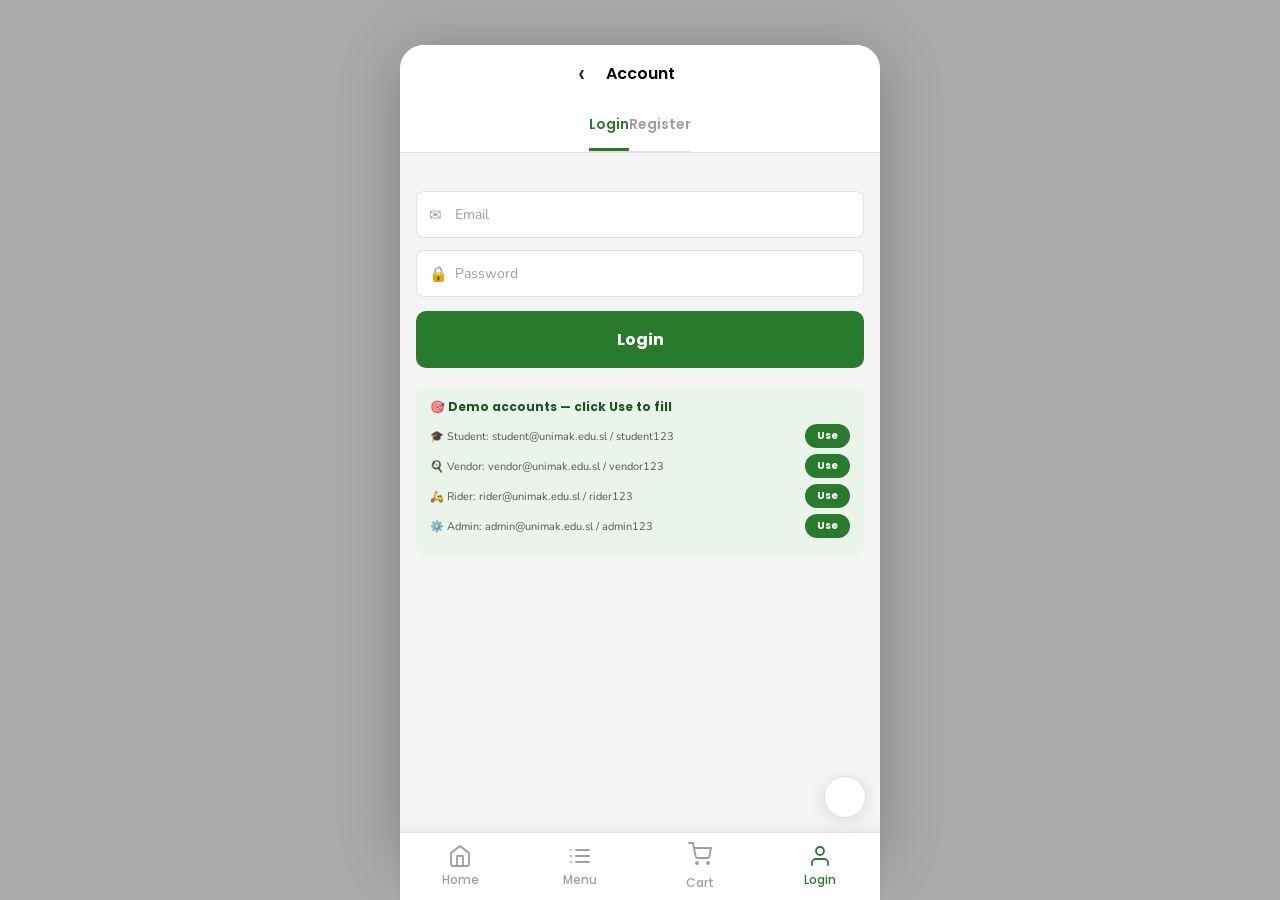
<file: admin-users.html>
<!DOCTYPE html>
<html lang="en">
<head>
  <meta charset="UTF-8"/>
  <meta name="viewport" content="width=device-width,initial-scale=1"/>
  <title>Manage Users — Admin</title>
  <link rel="stylesheet" href="style.css"/>
  <style>
    /* ── Filter tabs ── */
    .filter-tabs { display:flex; background:var(--surface); border-bottom:1px solid var(--border); }

    /* ── User card ── */
    .user-card {
      display:flex; align-items:center; gap:12px;
      padding:13px 16px; background:var(--surface);
      border-bottom:1px solid var(--border);
      transition:background .15s;
    }
    .user-card:hover { background:var(--page-bg); }
    .user-avatar {
      width:44px; height:44px; border-radius:50%;
      object-fit:cover; border:2px solid var(--border);
      flex-shrink:0; background:var(--page-bg);
    }
    .user-info { flex:1; min-width:0; }
    .user-name {
      font-family:var(--font-h); font-size:13px; font-weight:700;
      color:var(--text); margin-bottom:2px;
      white-space:nowrap; overflow:hidden; text-overflow:ellipsis;
    }
    .user-email { font-size:11px; color:var(--text-muted); }
    .user-phone { font-size:11px; color:var(--text-sub); margin-top:1px; }
    .role-chip {
      font-family:var(--font-h); font-size:10px; font-weight:700;
      padding:3px 9px; border-radius:var(--r-pill); flex-shrink:0;
    }
    .rc-customer { background:#EAF4EA; color:var(--green-dark); }
    .rc-vendor   { background:#FFF3E0; color:#E65100; }
    .rc-rider    { background:#E3F2FD; color:#1565C0; }
    .rc-admin    { background:#F3E5F5; color:#6A1B9A; }
    .user-del-btn {
      width:32px; height:32px; border-radius:50%;
      background:#FFEBEE; color:#C62828;
      border:none; font-size:15px; cursor:pointer;
      display:flex; align-items:center; justify-content:center;
      flex-shrink:0; transition:background .15s;
    }
    .user-del-btn:hover { background:#FFCDD2; }

    /* ── Add user modal ── */
    .modal-overlay {
      display:none; position:fixed; inset:0;
      background:rgba(0,0,0,.55); z-index:200;
      justify-content:center; align-items:flex-end;
    }
    .modal-overlay.open { display:flex; }
    .modal-sheet {
      background:var(--surface); width:100%; max-width:var(--app-max);
      border-radius:20px 20px 0 0; padding:20px 16px 40px;
      max-height:90vh; overflow-y:auto;
    }
    .modal-handle { width:36px; height:4px; background:var(--border); border-radius:2px; margin:0 auto 18px; }
    .modal-title  { font-family:var(--font-h); font-size:16px; font-weight:800; margin-bottom:18px; color:var(--text); }
    .form-group   { margin-bottom:14px; }
    .form-group label {
      display:block; font-family:var(--font-h); font-size:11px; font-weight:700;
      color:var(--text-muted); margin-bottom:5px; text-transform:uppercase; letter-spacing:.4px;
    }
    .form-group input, .form-group select {
      width:100%; padding:11px 12px;
      border:1.5px solid var(--border); border-radius:var(--r-input);
      font-family:var(--font-b); font-size:14px; color:var(--text);
      background:var(--surface); transition:border-color .2s;
    }
    .form-group input:focus, .form-group select:focus {
      border-color:var(--green); outline:none;
    }

    /* ── Confirm delete dialog ── */
    .confirm-overlay {
      display:none; position:fixed; inset:0;
      background:rgba(0,0,0,.55); z-index:400;
      align-items:center; justify-content:center;
    }
    .confirm-overlay.open { display:flex; }
    .confirm-box {
      background:var(--surface); border-radius:var(--r-card);
      padding:24px 20px; width:280px; max-width:90vw;
      text-align:center; box-shadow:0 8px 32px rgba(0,0,0,.2);
    }
    .confirm-icon { font-size:40px; margin-bottom:10px; }
    .confirm-box h4 { font-family:var(--font-h); font-size:16px; font-weight:800; margin-bottom:6px; color:var(--text); }
    .confirm-box p  { font-size:13px; color:var(--text-muted); margin-bottom:20px; }
    .confirm-btns   { display:flex; gap:10px; }
    .confirm-btns button {
      flex:1; padding:12px; border-radius:var(--r-btn);
      border:none; font-family:var(--font-h); font-size:13px;
      font-weight:700; cursor:pointer; transition:opacity .2s;
    }
    .confirm-btns button:hover { opacity:.85; }
    .btn-cancel { background:var(--page-bg); color:var(--text); }
    .btn-del    { background:#C62828; color:#fff; }

    /* ── Stats strip ── */
    .users-stats {
      display:flex; gap:10px; padding:14px;
      background:var(--page-bg);
    }
    .us-box {
      flex:1; background:var(--surface); border-radius:var(--r-card);
      padding:12px 8px; text-align:center; box-shadow:var(--shadow-sm);
    }
    .us-num { font-family:var(--font-h); font-size:20px; font-weight:800; }
    .us-lbl { font-size:10px; color:var(--text-muted); margin-top:2px; }
    .us-green  { color:var(--green); }
    .us-orange { color:var(--orange); }
    .us-blue   { color:#1565C0; }
    .us-purple { color:#6A1B9A; }

    /* ── FAB add button ── */
    .fab {
      position:fixed; bottom:calc(var(--nav-h) + 16px);
      right:max(16px, calc(50% - var(--app-max)/2 + 16px));
      width:52px; height:52px; border-radius:50%;
      background:var(--green); color:#fff; border:none;
      font-size:26px; cursor:pointer; z-index:99;
      box-shadow:0 4px 16px rgba(0,0,0,.25);
      display:flex; align-items:center; justify-content:center;
      -webkit-tap-highlight-color:transparent;
    }
  </style>
</head>
<body>
<div class="app has-nav">

  <!-- Top bar -->
  <div class="top-bar">
    <button class="back" onclick="history.back()">&#8249;</button>
    <h2 id="page-title">Manage Users</h2>
    <div class="spacer"></div>
  </div>

  <!-- Role filter tabs -->
  <div class="filter-tabs">
    <button class="auth-tab" id="tab-all"      onclick="setFilter('all')">All</button>
    <button class="auth-tab" id="tab-customer" onclick="setFilter('customer')">Customers</button>
    <button class="auth-tab" id="tab-vendor"   onclick="setFilter('vendor')">Vendors</button>
    <button class="auth-tab" id="tab-rider"    onclick="setFilter('rider')">Riders</button>
    <button class="auth-tab" id="tab-admin"    onclick="setFilter('admin')">Admins</button>
  </div>

  <!-- Stats strip -->
  <div class="users-stats" id="users-stats"></div>

  <!-- User list -->
  <div id="user-list" style="flex:1;overflow-y:auto;background:var(--page-bg);padding-bottom:8px;"></div>

  <!-- FAB: add new user -->
  <button class="fab" onclick="openAddForm()" title="Add user">＋</button>

  <!-- Bottom nav -->
  <nav class="bottom-nav">
    <a class="nav-item" href="admin.html">
      <svg viewBox="0 0 24 24"><path d="M3 9l9-7 9 7v11a2 2 0 0 1-2 2H5a2 2 0 0 1-2-2z"/><polyline points="9 22 9 12 15 12 15 22"/></svg>
      Dashboard
    </a>
    <a class="nav-item" href="admin-deliveries.html">
      <svg viewBox="0 0 24 24"><circle cx="12" cy="12" r="10"/><path d="M12 8v4l3 3"/></svg>
      Deliveries
    </a>
    <a class="nav-item active" href="admin-users.html">
      <svg viewBox="0 0 24 24"><path d="M17 21v-2a4 4 0 0 0-4-4H5a4 4 0 0 0-4 4v2"/><circle cx="9" cy="7" r="4"/><path d="M23 21v-2a4 4 0 0 0-3-3.87"/><path d="M16 3.13a4 4 0 0 1 0 7.75"/></svg>
      Users
    </a>
    <a class="nav-item" href="profile.html">
      <svg viewBox="0 0 24 24"><path d="M20 21v-2a4 4 0 0 0-4-4H8a4 4 0 0 0-4 4v2"/><circle cx="12" cy="7" r="4"/></svg>
      Profile
    </a>
  </nav>
</div>

<!-- ── Add user modal ── -->
<div class="modal-overlay" id="add-modal" onclick="closeAddForm(event)">
  <div class="modal-sheet">
    <div class="modal-handle"></div>
    <div class="modal-title">Add New User</div>

    <div class="form-group">
      <label>Full Name</label>
      <input type="text" id="af-name" placeholder="e.g. Amadu Kamara" title="Full Name" aria-label="Full Name"/>
    </div>
    <div class="form-group">
      <label>Email Address</label>
      <input type="email" id="af-email" placeholder="email@example.com" title="Email" aria-label="Email"/>
    </div>
    <div class="form-group">
      <label>Phone Number</label>
      <input type="tel" id="af-phone" placeholder="076 000 000" title="Phone" aria-label="Phone"/>
    </div>
    <div class="form-group">
      <label>Address</label>
      <input type="text" id="af-address" placeholder="Hostel 1 – Block A" title="Address" aria-label="Address"/>
    </div>
    <div class="form-group">
      <label>Password</label>
      <input type="password" id="af-pass" placeholder="Set a password" title="Password" aria-label="Password"/>
    </div>
    <div class="form-group">
      <label>Role</label>
      <select id="af-role" title="Role" aria-label="Role">
        <option value="customer">Customer</option>
        <option value="vendor">Vendor</option>
        <option value="rider">Rider</option>
        <option value="admin">Admin</option>
      </select>
    </div>

    <button class="btn-green" onclick="addUser()" style="margin-top:4px;">➕ Add User</button>
  </div>
</div>

<!-- ── Delete confirm dialog ── -->
<div class="confirm-overlay" id="confirm-overlay">
  <div class="confirm-box">
    <div class="confirm-icon">🗑️</div>
    <h4>Delete User?</h4>
    <p id="confirm-msg">This user will be permanently removed.</p>
    <div class="confirm-btns">
      <button class="btn-cancel" onclick="closeConfirm()">Cancel</button>
      <button class="btn-del"    id="confirm-ok">Delete</button>
    </div>
  </div>
</div>

<div id="toast"></div>
<script src="app.js"></script>
<script>
  requireAuth();
  if (App.user.role !== 'admin') window.location.href = 'menu.html';

  /* ── Read role param from URL ── */
  const urlRole    = new URLSearchParams(location.search).get('role') || 'all';
  let   activeFilter = urlRole;

  const ROLE_LABELS = { all:'All Users', customer:'Customers', vendor:'Vendors', rider:'Riders', admin:'Admins' };
  const CHIP_CLASS  = { customer:'rc-customer', vendor:'rc-vendor', rider:'rc-rider', admin:'rc-admin' };
  const NUM_COLOR   = { customer:'us-green', vendor:'us-orange', rider:'us-blue', admin:'us-purple' };

  /* ── Stats strip ── */
  function renderStats() {
    const all   = getUsers();
    const roles = ['customer','vendor','rider','admin'];
    document.getElementById('users-stats').innerHTML = roles.map(r => `
      <div class="us-box">
        <div class="us-num ${NUM_COLOR[r]}">${all.filter(u=>u.role===r).length}</div>
        <div class="us-lbl">${r.charAt(0).toUpperCase()+r.slice(1)}s</div>
      </div>
    `).join('');
  }

  /* ── Filter tabs ── */
  function setFilter(role) {
    activeFilter = role;
    ['all','customer','vendor','rider','admin'].forEach(r => {
      document.getElementById('tab-'+r).classList.toggle('active', r === role);
    });
    document.getElementById('page-title').textContent = ROLE_LABELS[role] || 'Manage Users';
    renderList();
  }

  /* ── Render user list ── */
  function renderList() {
    const all  = getUsers();
    const list = activeFilter === 'all' ? all : all.filter(u => u.role === activeFilter);
    const el   = document.getElementById('user-list');

    if (list.length === 0) {
      el.innerHTML = `
        <div style="text-align:center;padding:60px 20px;color:var(--text-muted);">
          <div style="font-size:48px;margin-bottom:12px;">👤</div>
          <p style="font-family:var(--font-h);font-size:14px;font-weight:600;margin-bottom:4px;">No users found</p>
          <p style="font-size:13px;">Tap ＋ to add a new user.</p>
        </div>`;
      return;
    }

    el.innerHTML = list.map(u => {
      const av      = localStorage.getItem('fms_avatar_' + u.id);
      const imgSrc  = av || `https://ui-avatars.com/api/?name=${encodeURIComponent(u.name)}&background=2A7A2E&color=fff&size=88`;
      const isMe    = u.id === App.user.id;
      return `
      <div class="user-card">
        <img class="user-avatar" src="${imgSrc}" alt="${u.name}" loading="lazy"/>
        <div class="user-info">
          <div class="user-name">${u.name}${isMe ? ' <span style="font-size:10px;color:var(--green);">(You)</span>' : ''}</div>
          <div class="user-email">✉️ ${u.email}</div>
          <div class="user-phone">📞 ${u.phone || 'No phone'}</div>
        </div>
        <span class="role-chip ${CHIP_CLASS[u.role]}">${u.role}</span>
        ${isMe ? '' : `<button class="user-del-btn" data-id="${u.id}" data-name="${u.name}" onclick="confirmDelete(this.dataset.id, this.dataset.name)" title="Delete user">🗑</button>`}
      </div>`;
    }).join('');
  }

  /* ── Add user modal ── */
  function openAddForm() {
    /* Pre-fill role select from current filter */
    const sel = document.getElementById('af-role');
    if (activeFilter !== 'all') sel.value = activeFilter;
    document.getElementById('add-modal').classList.add('open');
  }
  function closeAddForm(e) {
    if (e.target === document.getElementById('add-modal'))
      document.getElementById('add-modal').classList.remove('open');
  }

  function addUser() {
    const name    = document.getElementById('af-name').value.trim();
    const email   = document.getElementById('af-email').value.trim().toLowerCase();
    const phone   = document.getElementById('af-phone').value.trim();
    const address = document.getElementById('af-address').value.trim();
    const pass    = document.getElementById('af-pass').value;
    const role    = document.getElementById('af-role').value;

    if (!name)  { toast('Please enter a name ❌');     return; }
    if (!email) { toast('Please enter an email ❌');    return; }
    if (!pass)  { toast('Please set a password ❌');    return; }

    const users = getUsers();
    if (users.find(u => u.email === email)) {
      toast('This email already exists ❌'); return;
    }

    const newUser = {
      id:       'u' + Date.now(),
      name, email, phone, address, password: pass, role
    };
    users.push(newUser);
    saveUsers(users);

    /* Clear form */
    ['af-name','af-email','af-phone','af-address','af-pass'].forEach(id => {
      document.getElementById(id).value = '';
    });
    document.getElementById('add-modal').classList.remove('open');
    toast('✅ ' + name + ' added as ' + role);
    renderStats();
    renderList();
  }

  /* ── Delete user ── */
  let pendingDeleteId = null;

  function confirmDelete(id, name) {
    pendingDeleteId = id;
    document.getElementById('confirm-msg').textContent =
      '"' + name + '" will be permanently removed from the system.';
    document.getElementById('confirm-overlay').classList.add('open');
  }

  function closeConfirm() {
    pendingDeleteId = null;
    document.getElementById('confirm-overlay').classList.remove('open');
  }

  document.getElementById('confirm-ok').addEventListener('click', () => {
    if (!pendingDeleteId) return;
    const users = getUsers().filter(u => u.id !== pendingDeleteId);
    saveUsers(users);
    toast('🗑 User deleted.');
    closeConfirm();
    renderStats();
    renderList();
  });

  /* ── Init ── */
  setFilter(urlRole);
  renderStats();
</script>
</body>
</html>
</file>
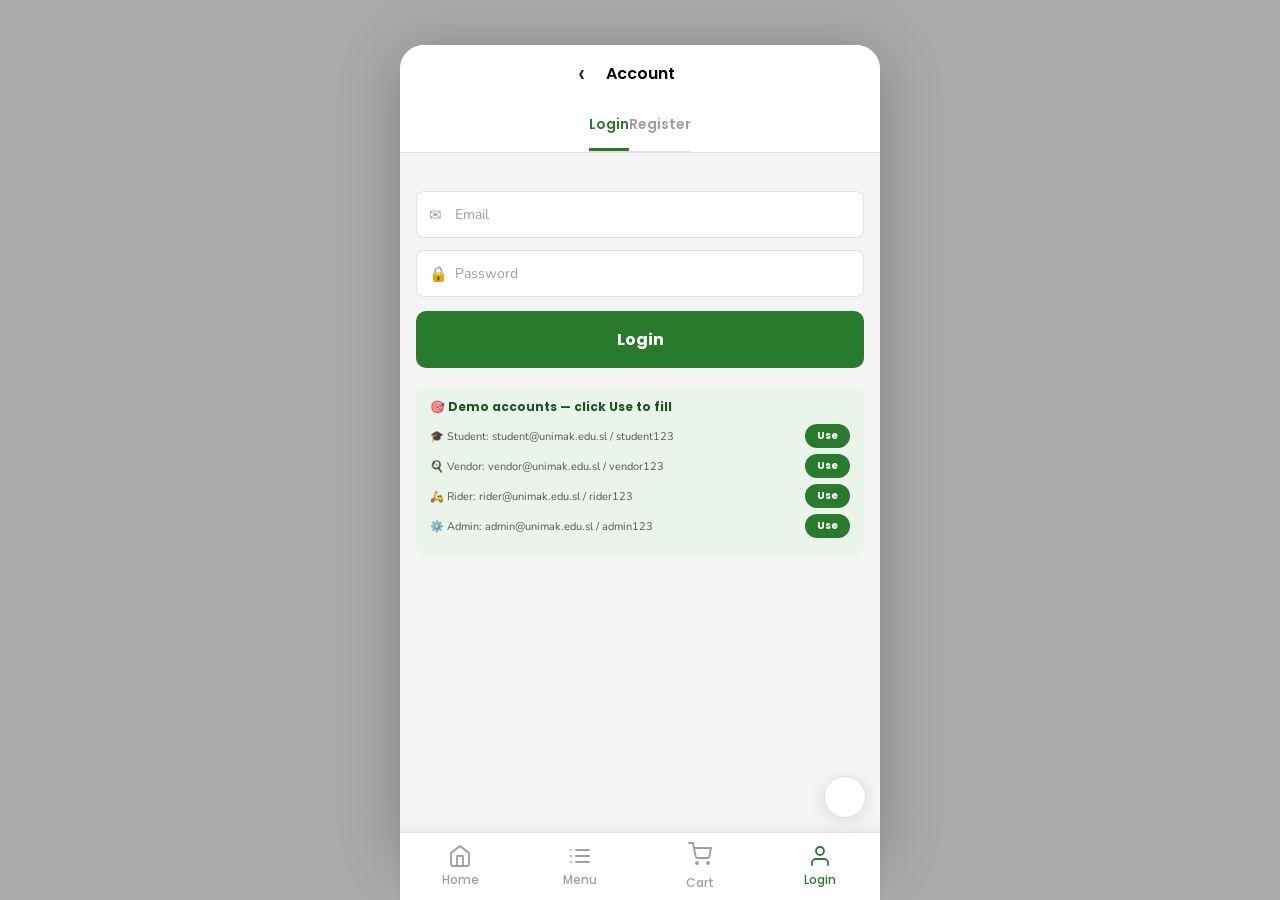
<file: admin.html>
<!DOCTYPE html>
<html lang="en">
<head>
  <meta charset="UTF-8"/>
  <meta name="viewport" content="width=device-width,initial-scale=1"/>
  <title>Admin Dashboard</title>
  <link rel="stylesheet" href="style.css"/>
  <style>
    .admin-hero { background:linear-gradient(135deg,#1a1a2e,#16213e); padding:24px 20px 20px; color:#fff; }
    .hero-top { display:flex; justify-content:space-between; align-items:center; margin-bottom:18px; }
    .hero-top h2 { font-family:var(--font-h); font-size:18px; font-weight:800; }
    .hero-top p  { font-size:13px; opacity:.8; margin-top:2px; }
    .hero-avatar { width:52px; height:52px; border-radius:50%; object-fit:cover; border:2px solid rgba(255,255,255,.7); cursor:pointer; flex-shrink:0; }

    /* 2×2 action grid */
    .action-grid-2x2 { display:grid; grid-template-columns:1fr 1fr; gap:10px; }
    .act-btn { display:flex; align-items:center; gap:8px; padding:11px 12px; border-radius:10px; border:none; cursor:pointer; font-family:var(--font-h); font-size:12px; font-weight:700; transition:opacity .2s; }
    .act-btn:hover { opacity:.85; }
    .act-btn svg { width:18px; height:18px; stroke:currentColor; fill:none; stroke-width:2; stroke-linecap:round; stroke-linejoin:round; flex-shrink:0; }
    .act-green  { background:var(--green);  color:#fff; }
    .act-orange { background:var(--orange); color:#fff; }
    .act-blue   { background:#1565C0;       color:#fff; }
    .act-purple { background:#6A1B9A;       color:#fff; }

    /* summary 2-col cards */
    .summary-grid { display:grid; grid-template-columns:1fr 1fr; gap:10px; padding:14px; }
    .summary-card { background:var(--surface); border-radius:var(--r-card); padding:14px; box-shadow:var(--shadow-sm); }
    .summary-card .sc-label { font-size:11px; color:var(--text-muted); font-family:var(--font-h); margin-bottom:4px; }
    .summary-card .sc-value { font-family:var(--font-h); font-size:20px; font-weight:800; color:var(--text); }
    .summary-card .sc-value.green { color:var(--green); }

    /* Line chart */
    .chart-wrap { background:var(--surface); padding:16px; border-top:1px solid var(--border); border-bottom:1px solid var(--border); }
    .chart-wrap h3 { font-family:var(--font-h); font-size:14px; font-weight:700; margin-bottom:12px; }
    .chart-svg { width:100%; height:140px; display:block; }
    .chart-label { font-family:var(--font-h); font-size:10px; fill:var(--text-muted); }
    .chart-val   { font-family:var(--font-h); font-size:9px; fill:var(--green); font-weight:700; }
  </style>
</head>
<body>
<div class="app has-nav">

  <!-- Hero -->
  <div class="admin-hero">
    <div class="hero-top">
      <div>
        <h2>Admin Dashboard</h2>
        <p id="admin-welcome">Welcome!</p>
      </div>
      <div style="display:flex;flex-direction:column;align-items:flex-end;gap:4px;">
        <img class="hero-avatar" id="hero-avatar" src="" alt="avatar"
             onclick="window.location.href='profile.html'" title="My Profile"/>
        <div style="display:flex;align-items:center;gap:4px;">
          <svg width="22" height="15" viewBox="0 0 22 15" xmlns="http://www.w3.org/2000/svg" style="border-radius:2px;">
            <rect width="22" height="5"   y="0"  fill="#1EB53A"/>
            <rect width="22" height="5"   y="5"  fill="#FFFFFF"/>
            <rect width="22" height="5"   y="10" fill="#0072C6"/>
          </svg>
          <span style="font-family:var(--font-h);font-size:10px;font-weight:600;opacity:.85;color:#fff;">Sierra Leone</span>
        </div>
      </div>
    </div>

    <!-- 2×2 action buttons -->
    <div class="action-grid-2x2">
      <button class="act-btn act-green"  onclick="toast('Vendor management coming soon!')">
        <svg viewBox="0 0 24 24"><path d="M17 21v-2a4 4 0 0 0-4-4H5a4 4 0 0 0-4 4v2"/><circle cx="9" cy="7" r="4"/><path d="M23 21v-2a4 4 0 0 0-3-3.87"/><path d="M16 3.13a4 4 0 0 1 0 7.75"/></svg>
        Manage Vendors
      </button>
      <button class="act-btn act-orange" onclick="toast('User management coming soon!')">
        <svg viewBox="0 0 24 24"><path d="M20 21v-2a4 4 0 0 0-4-4H8a4 4 0 0 0-4 4v2"/><circle cx="12" cy="7" r="4"/></svg>
        Manage Users
      </button>
      <button class="act-btn act-blue"   onclick="toast('Rider management coming soon!')">
        <svg viewBox="0 0 24 24"><circle cx="12" cy="12" r="10"/><path d="M12 8v4l3 3"/></svg>
        Manage Riders
      </button>
      <button class="act-btn act-purple" onclick="window.location.href='admin-orders.html'">
        <svg viewBox="0 0 24 24"><path d="M9 5H7a2 2 0 0 0-2 2v12a2 2 0 0 0 2 2h10a2 2 0 0 0 2-2V7a2 2 0 0 0-2-2h-2"/><rect x="9" y="3" width="6" height="4" rx="1"/></svg>
        View Orders
      </button>
    </div>
  </div>

  <!-- Body -->
  <div style="flex:1;overflow-y:auto;background:var(--page-bg);">

    <!-- Today's summary 2-col cards -->
    <div class="summary-grid" id="summary-cards"></div>

    <!-- Line chart -->
    <div class="chart-wrap">
      <h3>📈 Earnings Overview</h3>
      <svg class="chart-svg" id="earn-chart" viewBox="0 0 320 120" preserveAspectRatio="none"></svg>
    </div>

    <!-- Recent orders -->
    <p class="section-head" style="margin-top:8px;">Recent Orders</p>
    <div id="all-orders"></div>

    <div style="padding:14px;">
      <button class="btn-green" style="background:#F5F5F5;color:var(--text);border:1.5px solid var(--border);" onclick="App.logout()">🚪 Logout</button>
    </div>
  </div>

  <!-- Bottom nav -->
  <nav class="bottom-nav">
    <a class="nav-item active" href="admin.html">
      <svg viewBox="0 0 24 24"><path d="M3 9l9-7 9 7v11a2 2 0 0 1-2 2H5a2 2 0 0 1-2-2z"/><polyline points="9 22 9 12 15 12 15 22"/></svg>
      Dashboard
    </a>
    <a class="nav-item" href="admin-deliveries.html">
      <svg viewBox="0 0 24 24"><circle cx="12" cy="12" r="10"/><path d="M12 8v4l3 3"/></svg>
      Deliveries
    </a>
    <a class="nav-item" href="menu.html">
      <svg viewBox="0 0 24 24"><line x1="8" y1="6" x2="21" y2="6"/><line x1="8" y1="12" x2="21" y2="12"/><line x1="8" y1="18" x2="21" y2="18"/><line x1="3" y1="6" x2="3.01" y2="6"/><line x1="3" y1="12" x2="3.01" y2="12"/><line x1="3" y1="18" x2="3.01" y2="18"/></svg>
      Menu
    </a>
    <a class="nav-item" href="profile.html">
      <svg viewBox="0 0 24 24"><path d="M20 21v-2a4 4 0 0 0-4-4H8a4 4 0 0 0-4 4v2"/><circle cx="12" cy="7" r="4"/></svg>
      Users
    </a>
  </nav>
</div>

<div id="toast"></div>
<script src="app.js"></script>
<script>
  requireAuth();
  if (App.user.role !== 'admin') window.location.href = 'menu.html';

  const av = localStorage.getItem('fms_avatar_' + App.user.id);
  document.getElementById('hero-avatar').src = av ||
    'https://ui-avatars.com/api/?name=' + encodeURIComponent(App.user.name) + '&background=1a1a2e&color=fff&size=100';

  function render() {
    const u       = App.user;
    document.getElementById('admin-welcome').textContent = 'Welcome, ' + u.name.split(' ')[0] + '!';

    const all      = App.orders;
    const revenue  = all.reduce((s,o) => s+o.total, 0);
    const users    = getUsers().length;
    const pending  = all.filter(o=>o.status==='pending').length;
    const transit  = all.filter(o=>o.status==='transit').length;

    /* Summary cards */
    document.getElementById('summary-cards').innerHTML = `
      <div class="summary-card">
        <div class="sc-label">Today's Earnings</div>
        <div class="sc-value green">SLE ${revenue}</div>
      </div>
      <div class="summary-card">
        <div class="sc-label">Total Orders</div>
        <div class="sc-value">${all.length}</div>
      </div>
      <div class="summary-card">
        <div class="sc-label">Pending Orders</div>
        <div class="sc-value">${pending}</div>
      </div>
      <div class="summary-card">
        <div class="sc-label">In Delivery</div>
        <div class="sc-value">${transit}</div>
      </div>
    `;

    /* Line chart */
    const days = ['Mon','Tue','Wed','Thu','Fri','Sat','Sun'];
    const vals = [320, 480, 390, 560, 750, 620, revenue||450];
    const max  = Math.max(...vals, 1);
    const W=320, H=100, pad=30;
    const pts = vals.map((v,i)=>({
      x: pad+(i/(vals.length-1))*(W-2*pad),
      y: H-pad-(v/max)*(H-2*pad), v
    }));
    const polyline = pts.map(p=>`${p.x},${p.y}`).join(' ');
    const areaPath = `M${pts[0].x},${H-pad} `+pts.map(p=>`L${p.x},${p.y}`).join(' ')+` L${pts[pts.length-1].x},${H-pad} Z`;

    document.getElementById('earn-chart').innerHTML = `
      <defs>
        <linearGradient id="ag" x1="0" y1="0" x2="0" y2="1">
          <stop offset="0%" stop-color="#2A7A2E" stop-opacity="0.2"/>
          <stop offset="100%" stop-color="#2A7A2E" stop-opacity="0"/>
        </linearGradient>
      </defs>
      <path d="${areaPath}" fill="url(#ag)"/>
      ${[0,.25,.5,.75,1].map(t=>`<line x1="${pad}" y1="${H-pad-(t*(H-2*pad))}" x2="${W-pad}" y2="${H-pad-(t*(H-2*pad))}" stroke="#E0E0E0" stroke-width="0.5"/>`).join('')}
      <polyline points="${polyline}" fill="none" stroke="#2A7A2E" stroke-width="2" stroke-linejoin="round" stroke-linecap="round"/>
      ${pts.map((p,i)=>`
        <circle cx="${p.x}" cy="${p.y}" r="3" fill="#2A7A2E"/>
        <text x="${p.x}" y="${p.y-7}" text-anchor="middle" class="chart-val">SLE ${p.v}</text>
        <text x="${p.x}" y="${H-8}" text-anchor="middle" class="chart-label">${days[i]}</text>
      `).join('')}
    `;

    /* Recent orders */
    const aord = document.getElementById('all-orders');
    if (all.length === 0) {
      aord.innerHTML = `<p style="padding:16px;font-size:13px;color:var(--text-muted);">No orders placed yet.</p>`;
      return;
    }
    aord.innerHTML = all.slice(0,10).map(o => `
      <div style="display:flex;justify-content:space-between;align-items:center;padding:11px 16px;background:var(--surface);border-bottom:1px solid var(--border);">
        <div>
          <div style="font-family:var(--font-h);font-size:13px;font-weight:700;">${o.id}</div>
          <div style="font-size:11px;color:var(--text-muted);">${o.items.length} item(s) · ${o.location}</div>
        </div>
        <span class="status-badge ${STATUS[o.status]?.cls||'s-pending'}">${STATUS[o.status]?.label||o.status}</span>
        <span style="font-family:var(--font-h);font-size:13px;font-weight:700;color:var(--green);">SLE ${o.total}</span>
      </div>
    `).join('');
  }
  render();
</script>
</body>
</html>
</file>
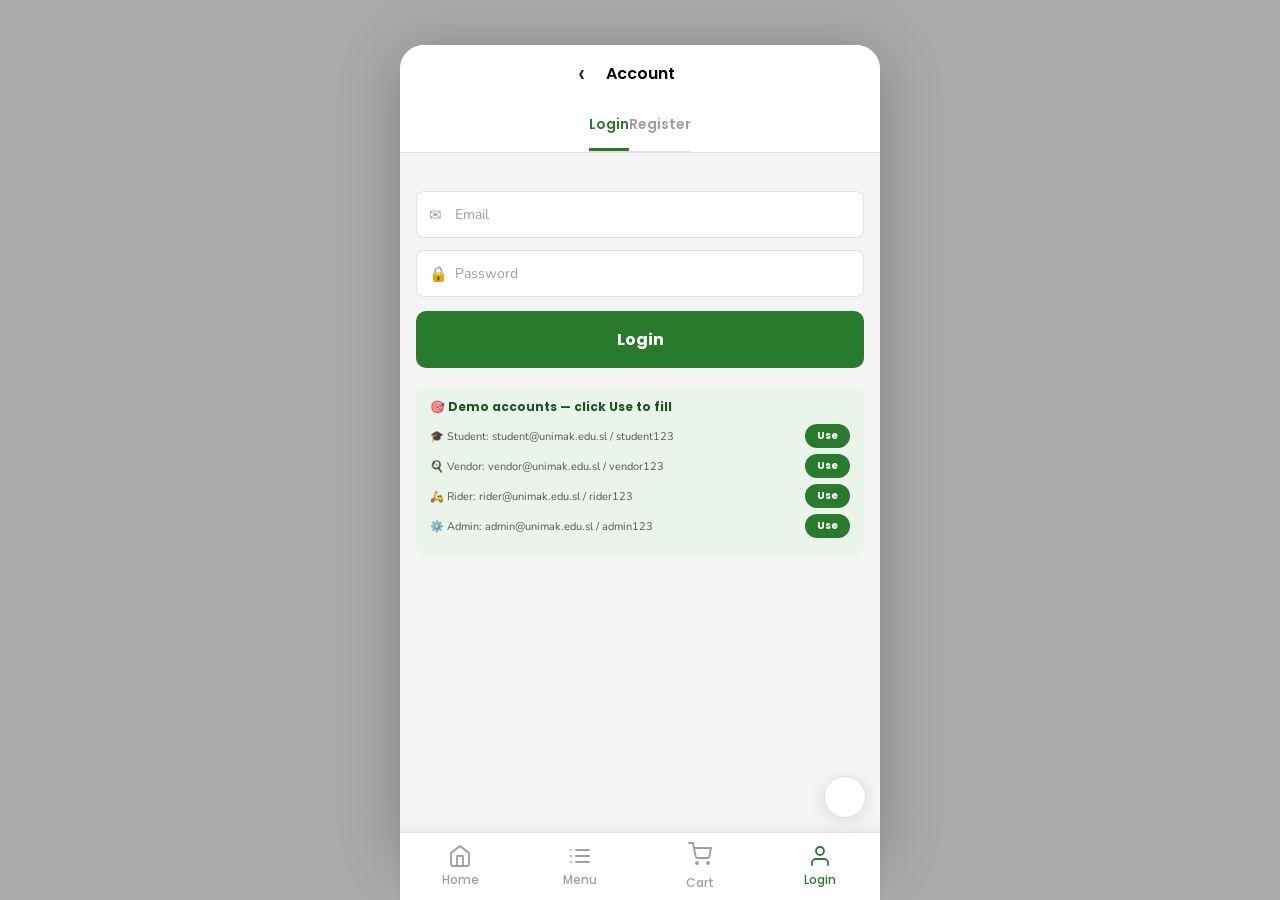
<file: auth.html>
<!DOCTYPE html>
<html lang="en">
<head>
  <meta charset="UTF-8"/>
  <meta name="viewport" content="width=device-width,initial-scale=1"/>
  <title>Login / Register</title>
  <link rel="stylesheet" href="style.css"/>
  <style>
    .auth-body {
      flex: 1;
      padding: 24px 16px 32px;
      background: var(--page-bg);
      overflow-y: auto;        /* allows scrolling so button is never hidden */
    }
    /* Ensure the top-bar doesn't cover content */
    .top-bar { position: relative !important; z-index: 1 !important; }
  </style>
</head>
<body>
<div class="app has-nav">

  <!-- Top bar -->
  <div class="top-bar" style="flex-direction:column;padding:0;gap:0;">
    <div style="display:flex;align-items:center;padding:12px 14px;gap:8px;">
      <button class="back" onclick="window.location.href='index.html'">&#8249;</button>
      <div style="flex:1;text-align:center;font-family:var(--font-h);font-size:16px;font-weight:600;">Account</div>
      <div style="width:32px;"></div>
    </div>
    <div class="auth-tabs">
      <button class="auth-tab active" id="tab-login"    onclick="showTab('login')">Login</button>
      <button class="auth-tab"        id="tab-register" onclick="showTab('register')">Register</button>
    </div>
  </div>

  <!-- Body -->
  <div class="auth-body">

    <!-- Error box -->
    <div class="err-msg" id="err"></div>

    <!-- LOGIN FORM -->
    <form id="form-login" onsubmit="doLogin(event)">
      <div class="gap14"></div>
      <div class="field">
        <span class="icon">✉</span>
        <input type="email" id="l-email" placeholder="Email" required/>
      </div>
      <div class="field">
        <span class="icon">🔒</span>
        <input type="password" id="l-pass" placeholder="Password" required/>
      </div>
      <div class="mt14">
        <button type="submit" class="btn-green">Login</button>
      </div>

      <!-- Demo accounts -->
      <div class="demo-box">
        <h4>🎯 Demo accounts — click Use to fill</h4>
        <div class="demo-row">
          <span>🎓 Student: student@unimak.edu.sl / student123</span>
          <button type="button" class="demo-use" onclick="fill('student@unimak.edu.sl','student123')">Use</button>
        </div>
        <div class="demo-row">
          <span>🍳 Vendor: vendor@unimak.edu.sl / vendor123</span>
          <button type="button" class="demo-use" onclick="fill('vendor@unimak.edu.sl','vendor123')">Use</button>
        </div>
        <div class="demo-row">
          <span>🛵 Rider: rider@unimak.edu.sl / rider123</span>
          <button type="button" class="demo-use" onclick="fill('rider@unimak.edu.sl','rider123')">Use</button>
        </div>
        <div class="demo-row">
          <span>⚙️ Admin: admin@unimak.edu.sl / admin123</span>
          <button type="button" class="demo-use" onclick="fill('admin@unimak.edu.sl','admin123')">Use</button>
        </div>
      </div>
    </form>

    <!-- REGISTER FORM -->
    <form id="form-register" style="display:none;" onsubmit="doRegister(event)">
      <div class="gap14"></div>
      <div class="field">
        <span class="icon">👤</span>
        <input type="text" id="r-name" placeholder="Full Name" required/>
      </div>
      <div class="field">
        <span class="icon">✉</span>
        <input type="email" id="r-email" placeholder="Email" required/>
      </div>
      <div class="field">
        <span class="icon">📞</span>
        <input type="tel" id="r-phone" placeholder="Phone Number" required/>
      </div>
      <div class="field">
        <span class="icon">📍</span>
        <input type="text" id="r-address" placeholder="Delivery Address" required/>
      </div>
      <div class="field">
        <span class="icon">🔒</span>
        <input type="password" id="r-pass" placeholder="Password" required/>
      </div>
      <p class="role-label">Role</p>
      <div class="role-row">
        <label><input type="radio" name="role" value="customer"/> Customer</label>
        <label><input type="radio" name="role" value="vendor"/> Vendor</label>
        <label><input type="radio" name="role" value="rider"/> Delivery Rider</label>
      </div>
      <button type="submit" class="btn-green">Register</button>
    </form>

  </div><!-- /auth-body -->

  <!-- Bottom nav — shown before login, so Home = landing page -->
  <nav class="bottom-nav">
    <a class="nav-item" href="index.html" data-page="home">
      <svg viewBox="0 0 24 24"><path d="M3 9l9-7 9 7v11a2 2 0 0 1-2 2H5a2 2 0 0 1-2-2z"/><polyline points="9 22 9 12 15 12 15 22"/></svg>
      Home
    </a>
    <a class="nav-item" href="menu.html" data-page="menu">
      <svg viewBox="0 0 24 24"><line x1="8" y1="6" x2="21" y2="6"/><line x1="8" y1="12" x2="21" y2="12"/><line x1="8" y1="18" x2="21" y2="18"/><line x1="3" y1="6" x2="3.01" y2="6"/><line x1="3" y1="12" x2="3.01" y2="12"/><line x1="3" y1="18" x2="3.01" y2="18"/></svg>
      Menu
    </a>
    <a class="nav-item nav-cart" href="cart.html" data-page="cart">
      <div style="position:relative;display:inline-block;">
        <svg viewBox="0 0 24 24"><circle cx="9" cy="21" r="1"/><circle cx="20" cy="21" r="1"/><path d="M1 1h4l2.68 13.39a2 2 0 0 0 2 1.61h9.72a2 2 0 0 0 2-1.61L23 6H6"/></svg>
        <span class="cart-badge" id="cart-badge" style="display:none;">0</span>
      </div>
      Cart
    </a>
    <a class="nav-item active" href="auth.html" data-page="login">
      <svg viewBox="0 0 24 24"><path d="M20 21v-2a4 4 0 0 0-4-4H8a4 4 0 0 0-4 4v2"/><circle cx="12" cy="7" r="4"/></svg>
      Login
    </a>
  </nav>
</div>

<div id="toast"></div>
<script src="app.js"></script>
<script>
  /* If already logged in, skip to dashboard */
  if (App.user) redirectByRole(App.user.role);

  function showTab(t) {
    document.getElementById('tab-login').classList.toggle('active', t === 'login');
    document.getElementById('tab-register').classList.toggle('active', t === 'register');
    document.getElementById('form-login').style.display    = t === 'login'    ? '' : 'none';
    document.getElementById('form-register').style.display = t === 'register' ? '' : 'none';
    document.getElementById('err').classList.remove('show');
  }

  function fill(email, pass) {
    document.getElementById('l-email').value = email;
    document.getElementById('l-pass').value  = pass;
    document.getElementById('err').classList.remove('show');
  }

  function doLogin(e) {
    e.preventDefault();
    const email = document.getElementById('l-email').value.trim().toLowerCase();
    const pass  = document.getElementById('l-pass').value;
    const user  = getUsers().find(u => u.email.toLowerCase() === email && u.password === pass);
    if (!user) {
      const err = document.getElementById('err');
      err.textContent = 'Invalid email or password.';
      err.classList.add('show');
      return;
    }
    App.setUser(user);
    toast('Welcome back, ' + user.name.split(' ')[0] + '! 👋');
    setTimeout(() => redirectByRole(user.role), 600);
  }

  function doRegister(e) {
    e.preventDefault();
    const email = document.getElementById('r-email').value.trim().toLowerCase();
    const users = getUsers();
    if (users.find(u => u.email.toLowerCase() === email)) {
      const err = document.getElementById('err');
      err.textContent = 'An account with this email already exists.';
      err.classList.add('show');
      return;
    }
    const newUser = {
      id:       'u' + Date.now(),
      name:     document.getElementById('r-name').value.trim(),
      email,
      phone:    document.getElementById('r-phone').value.trim(),
      address:  document.getElementById('r-address').value.trim(),
      password: document.getElementById('r-pass').value,
      role:     document.querySelector('input[name="role"]:checked').value,
    };
    users.push(newUser);
    saveUsers(users);
    App.setUser(newUser);
    toast('Account created! Welcome 🎉');
    setTimeout(() => redirectByRole(newUser.role), 700);
  }
</script>
</body>
</html>
</file>
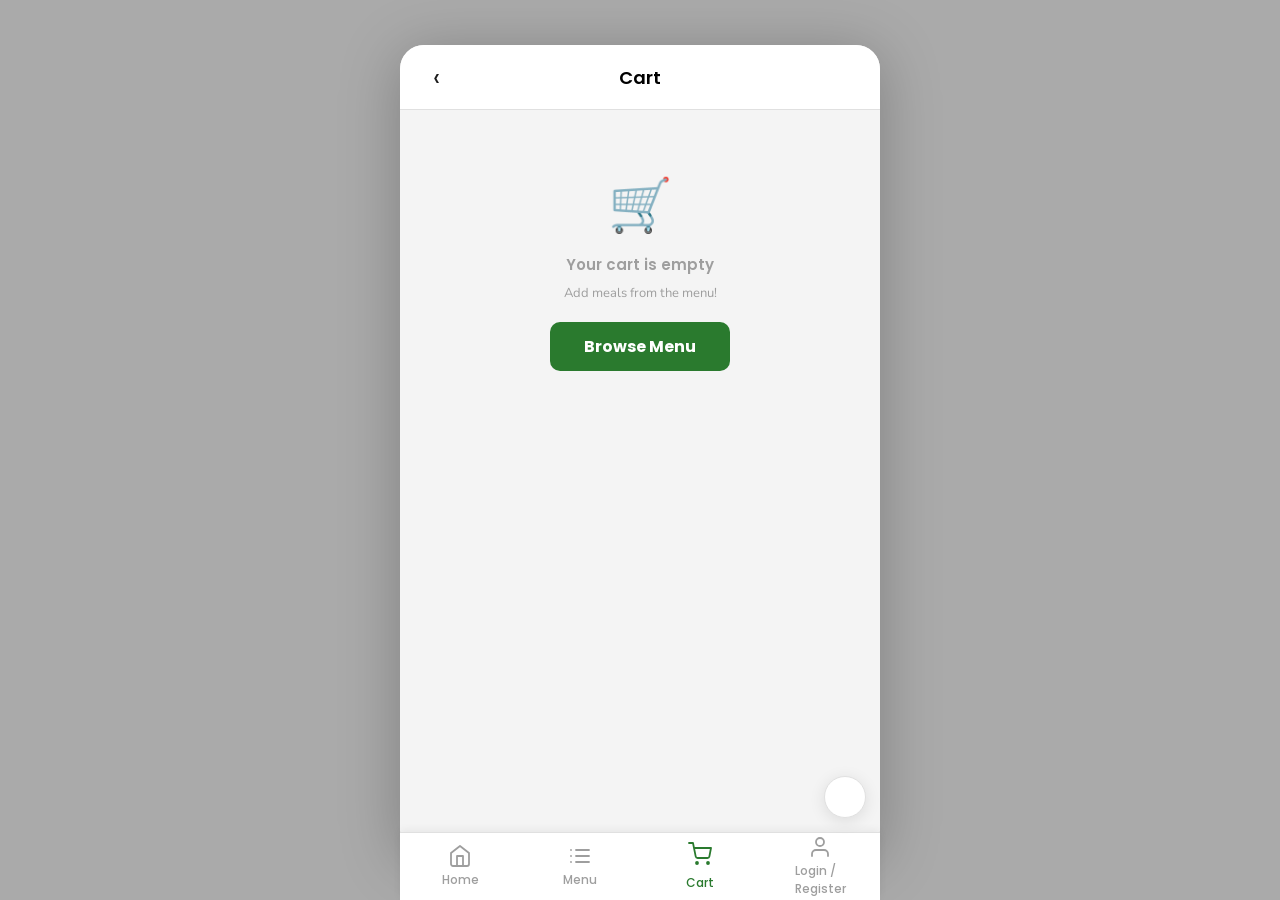
<file: cart.html>
<!DOCTYPE html>
<html lang="en">
<head>
  <meta charset="UTF-8"/>
  <meta name="viewport" content="width=device-width,initial-scale=1"/>
  <title>Cart</title>
  <link rel="stylesheet" href="style.css"/>
  <style>
    /* Sticky checkout bar at the bottom above nav */
    .checkout-bar {
      background: var(--surface);
      border-top: 1px solid var(--border);
      padding: 14px 16px;
    }
  </style>
</head>
<body>
<div class="app has-nav">

  <!-- Top bar -->
  <div class="top-bar">
    <button class="back" onclick="history.back()">&#8249;</button>
    <h2>Cart</h2>
    <div class="spacer"></div>
  </div>

  <!-- Cart items — rendered by JS -->
  <div id="cart-body" style="flex:1;overflow-y:auto;"></div>

  <!-- Bottom nav -->
  <nav class="bottom-nav">
    <a class="nav-item" href="index.html" data-page="home">
      <svg viewBox="0 0 24 24"><path d="M3 9l9-7 9 7v11a2 2 0 0 1-2 2H5a2 2 0 0 1-2-2z"/><polyline points="9 22 9 12 15 12 15 22"/></svg>
      Home
    </a>
    <a class="nav-item" href="menu.html" data-page="menu">
      <svg viewBox="0 0 24 24"><line x1="8" y1="6" x2="21" y2="6"/><line x1="8" y1="12" x2="21" y2="12"/><line x1="8" y1="18" x2="21" y2="18"/><line x1="3" y1="6" x2="3.01" y2="6"/><line x1="3" y1="12" x2="3.01" y2="12"/><line x1="3" y1="18" x2="3.01" y2="18"/></svg>
      Menu
    </a>
    <a class="nav-item active nav-cart" href="cart.html" data-page="cart">
      <div style="position:relative;display:inline-block;">
        <svg viewBox="0 0 24 24"><circle cx="9" cy="21" r="1"/><circle cx="20" cy="21" r="1"/><path d="M1 1h4l2.68 13.39a2 2 0 0 0 2 1.61h9.72a2 2 0 0 0 2-1.61L23 6H6"/></svg>
        <span class="cart-badge" id="cart-badge" style="display:none;">0</span>
      </div>
      Cart
    </a>
    <a class="nav-item" href="auth.html" data-page="login">
      <svg viewBox="0 0 24 24"><path d="M20 21v-2a4 4 0 0 0-4-4H8a4 4 0 0 0-4 4v2"/><circle cx="12" cy="7" r="4"/></svg>
      Login /&nbsp;<br/>Register
    </a>
  </nav>

</div>
<div id="toast"></div>
<script src="app.js"></script>
<script>
  function render() {
    const cart = App.cart;
    const body = document.getElementById('cart-body');

    if (cart.length === 0) {
      body.innerHTML = `
        <div style="text-align:center;padding:60px 20px;color:var(--text-muted);">
          <div style="font-size:52px;margin-bottom:12px;">🛒</div>
          <p style="font-family:var(--font-h);font-size:15px;font-weight:600;margin-bottom:8px;">Your cart is empty</p>
          <p style="font-size:13px;">Add meals from the menu!</p>
          <a href="menu.html" class="btn-green" style="display:block;max-width:180px;margin:20px auto;padding:12px;text-align:center;">Browse Menu</a>
        </div>`;
      return;
    }

    /* Cart items list */
    let html = cart.map(item => `
      <div class="cart-item">
        <img class="cart-thumb" src="${item.img}" alt="${item.name}" loading="lazy"/>
        <div class="cart-info">
          <div class="cart-name">${item.name}</div>
          <!-- Qty controls + line price -->
          <div style="display:flex;align-items:center;justify-content:space-between;margin-top:6px;">
            <div class="qty-row">
              <button class="qty-btn" onclick="changeQty(${item.id},-1)">&#8722;</button>
              <span class="qty-val">${item.qty}</span>
              <button class="qty-btn" onclick="changeQty(${item.id},1)">&#43;</button>
            </div>
            <span class="cart-price">SLE ${item.price * item.qty}</span>
          </div>
        </div>
      </div>
    `).join('');

    /* Total row */
    html += `
      <div class="info-row total-row" style="margin-top:0;">
        <span class="label">Total</span>
        <span class="value">SLE ${cartTotal()}</span>
      </div>`;

    /* Proceed to Checkout button */
    html += `
      <div style="padding:14px 16px 8px;">
        <button class="btn-green" onclick="goCheckout()">Proceed to Checkout</button>
      </div>`;

    body.innerHTML = html;
  }

  function changeQty(id, delta) {
    updateQty(id, delta);
    render();
  }

  function goCheckout() {
    if (!App.user) {
      toast('Please login first');
      setTimeout(() => window.location.href = 'auth.html', 900);
      return;
    }
    window.location.href = 'checkout.html';
  }

  render();
  setActiveNav('cart');
</script>
</body>
</html>
</file>
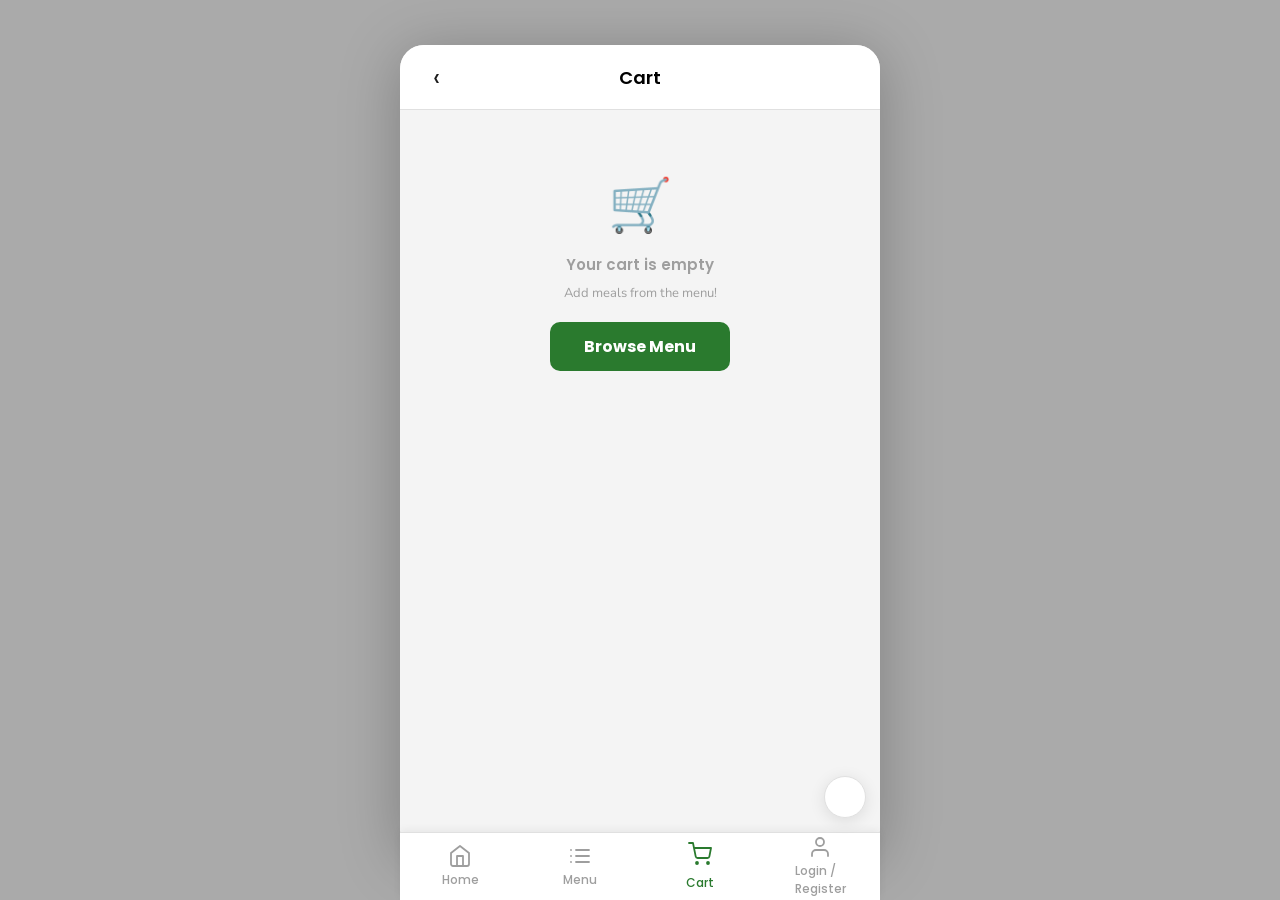
<file: checkout.html>
<!DOCTYPE html>
<html lang="en">
<head>
  <meta charset="UTF-8"/>
  <meta name="viewport" content="width=device-width,initial-scale=1"/>
  <title>Checkout</title>
  <link rel="stylesheet" href="style.css"/>
</head>
<body>
<div class="app has-nav">

  <!-- Top bar -->
  <div class="top-bar">
    <button class="back" onclick="history.back()">&#8249;</button>
    <h2>Checkout</h2>
    <div class="spacer"></div>
  </div>

  <div style="flex:1;overflow-y:auto;">

    <!-- ── Delivery Address ── -->
    <p class="section-head">Delivery Address</p>
    <div class="detail-block">
      <span class="icon">🏠</span>
      <div class="text">
        <!-- Shows user's saved address or lets them pick -->
        <strong id="addr-main">12 Main St., Freetown</strong>
        <span id="addr-sub">12 Yoni Village, Makeni</span>
      </div>
      <button class="edit-btn" onclick="showLocationPicker()">Edit</button>
    </div>

    <!-- Location picker (hidden by default) -->
    <div id="loc-picker" style="display:none;padding:12px 16px;background:var(--surface);border-bottom:1px solid var(--border);">
      <p style="font-size:12px;color:var(--text-sub);margin-bottom:8px;font-family:var(--font-h);">Select delivery location:</p>
      <select id="loc-select"
              style="width:100%;padding:10px;border:1.5px solid var(--border);border-radius:var(--r-input);font-family:var(--font-b);font-size:14px;background:var(--surface);"
              onchange="applyLocation(this.value)">
      </select>
    </div>

    <div class="gap8"></div>

    <!-- ── Payment Method ── -->
    <p class="section-head">Payment Method</p>
    <div class="detail-block" id="pay-block">
      <span class="icon">💳</span>
      <div class="text">
        <strong id="pay-label">Credit Card</strong>
        <span id="pay-sub">***** ********* 5678</span>
      </div>
      <button class="edit-btn" onclick="togglePayPicker()">Edit</button>
    </div>

    <!-- Payment picker -->
    <div id="pay-picker" style="display:none;background:var(--surface);border-bottom:1px solid var(--border);">
      <label style="display:flex;align-items:center;gap:10px;padding:12px 16px;border-bottom:1px solid var(--border);cursor:pointer;">
        <input type="radio" name="pay" value="card" checked onchange="setPayment(this.value)"/> 💳 Credit / Debit Card
      </label>
      <label style="display:flex;align-items:center;gap:10px;padding:12px 16px;border-bottom:1px solid var(--border);cursor:pointer;">
        <input type="radio" name="pay" value="mobile" onchange="setPayment(this.value)"/> 📱 Mobile Money
      </label>
      <label style="display:flex;align-items:center;gap:10px;padding:12px 16px;cursor:pointer;">
        <input type="radio" name="pay" value="cash" onchange="setPayment(this.value)"/> 💵 Cash on Delivery
      </label>
    </div>

    <div class="gap8"></div>

    <!-- ── Order Summary ── -->
    <p class="section-head">Order Summary</p>
    <div id="order-summary"></div>

    <!-- ── Total ── -->
    <div class="info-row total-row" style="margin-top:0;">
      <span class="label">Total</span>
      <span class="value" id="total-val">SLE 0</span>
    </div>

    <div class="gap8"></div>

    <!-- ── Place Order button ── -->
    <div style="padding:14px 16px 20px;">
      <button class="btn-green" onclick="doPlaceOrder()">Place Order</button>
    </div>

  </div><!-- /scroll -->

  <!-- Bottom nav -->
  <nav class="bottom-nav">
    <a class="nav-item" href="index.html" data-page="home">
      <svg viewBox="0 0 24 24"><path d="M3 9l9-7 9 7v11a2 2 0 0 1-2 2H5a2 2 0 0 1-2-2z"/><polyline points="9 22 9 12 15 12 15 22"/></svg>
      Home
    </a>
    <a class="nav-item" href="menu.html" data-page="menu">
      <svg viewBox="0 0 24 24"><line x1="8" y1="6" x2="21" y2="6"/><line x1="8" y1="12" x2="21" y2="12"/><line x1="8" y1="18" x2="21" y2="18"/><line x1="3" y1="6" x2="3.01" y2="6"/><line x1="3" y1="12" x2="3.01" y2="12"/><line x1="3" y1="18" x2="3.01" y2="18"/></svg>
      Menu
    </a>
    <a class="nav-item" href="cart.html" data-page="cart">
      <div style="position:relative;display:inline-block;">
        <svg viewBox="0 0 24 24"><circle cx="9" cy="21" r="1"/><circle cx="20" cy="21" r="1"/><path d="M1 1h4l2.68 13.39a2 2 0 0 0 2 1.61h9.72a2 2 0 0 0 2-1.61L23 6H6"/></svg>
        <span class="cart-badge" id="cart-badge" style="display:none;">0</span>
      </div>
      Cart
    </a>
    <a class="nav-item" href="auth.html" data-page="login">
      <svg viewBox="0 0 24 24"><path d="M20 21v-2a4 4 0 0 0-4-4H8a4 4 0 0 0-4 4v2"/><circle cx="12" cy="7" r="4"/></svg>
      Login /&nbsp;<br/>Register
    </a>
  </nav>

</div>
<div id="toast"></div>
<script src="app.js"></script>
<script>
  requireAuth();
  if (App.cart.length === 0) window.location.href = 'cart.html';

  /* Current selections */
  let selectedLocation = App.user ? App.user.address : LOCATIONS[0];
  let selectedPayment  = 'card';

  const PAY_LABELS = { card:'Credit Card', mobile:'Mobile Money', cash:'Cash on Delivery' };
  const PAY_SUBS   = { card:'***** ********* 5678', mobile:'Orange / Afrimoney', cash:'Pay on delivery' };

  /* Populate address from user profile */
  function initAddress() {
    document.getElementById('addr-main').textContent = selectedLocation;
    document.getElementById('addr-sub').textContent  = 'Yoni Village, Makeni';
    /* Populate location select options */
    const sel = document.getElementById('loc-select');
    LOCATIONS.forEach(l => {
      const opt = document.createElement('option');
      opt.value = l; opt.textContent = l;
      if (l === selectedLocation) opt.selected = true;
      sel.appendChild(opt);
    });
  }

  function showLocationPicker() {
    const p = document.getElementById('loc-picker');
    p.style.display = p.style.display === 'none' ? '' : 'none';
  }

  function applyLocation(val) {
    selectedLocation = val;
    document.getElementById('addr-main').textContent = val;
    document.getElementById('loc-picker').style.display = 'none';
  }

  function togglePayPicker() {
    const p = document.getElementById('pay-picker');
    p.style.display = p.style.display === 'none' ? '' : 'none';
  }

  function setPayment(val) {
    selectedPayment = val;
    document.getElementById('pay-label').textContent = PAY_LABELS[val];
    document.getElementById('pay-sub').textContent   = PAY_SUBS[val];
    document.getElementById('pay-picker').style.display = 'none';
  }

  /* Render order summary items */
  function renderSummary() {
    document.getElementById('order-summary').innerHTML = App.cart.map(i => `
      <div class="info-row">
        <span class="label">${i.name} × ${i.qty}</span>
        <span class="value">SLE ${i.price * i.qty}</span>
      </div>
    `).join('');
    document.getElementById('total-val').textContent = 'SLE ' + (cartTotal() + 5);
  }

  /* Place order and go to tracking */
  function doPlaceOrder() {
    const order = placeOrder(selectedLocation, selectedPayment);
    toast('🎉 Order placed successfully!');
    setTimeout(() => window.location.href = 'track.html?id=' + encodeURIComponent(order.id), 700);
  }

  initAddress();
  renderSummary();
</script>
</body>
</html>
</file>
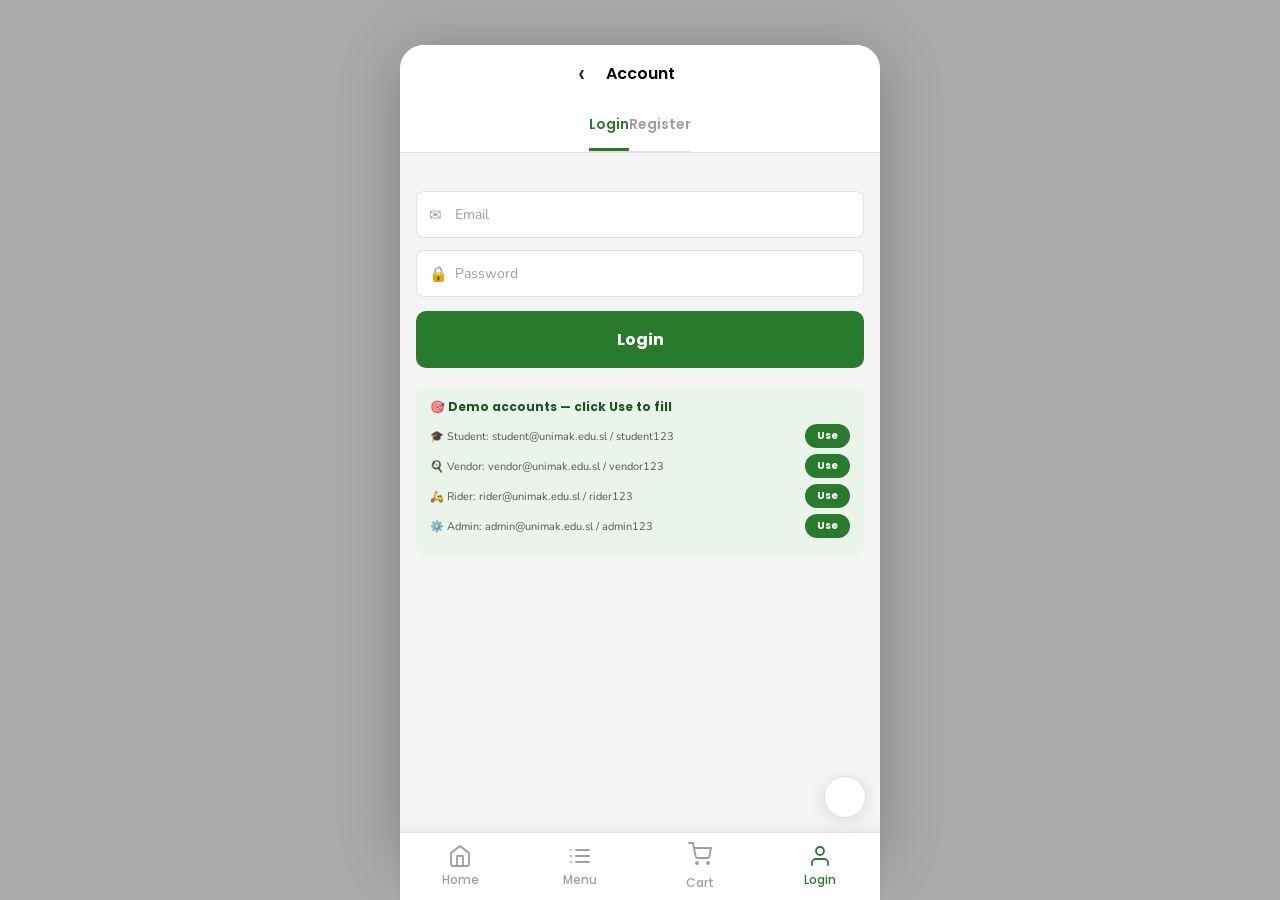
<file: customer.html>
<!DOCTYPE html>
<html lang="en">
<head>
  <meta charset="UTF-8"/>
  <meta name="viewport" content="width=device-width,initial-scale=1"/>
  <title>My Dashboard</title>
  <link rel="stylesheet" href="style.css"/>
  <style>
    /* ── Featured meal banner ── */
    .featured-banner {
      margin: 14px 14px 0;
      border-radius: var(--r-card);
      overflow: hidden;
      position: relative;
      cursor: pointer;
      box-shadow: var(--shadow-md);
    }
    .featured-banner img {
      width: 100%; height: 110px; object-fit: cover; display: block;
    }
    .featured-overlay {
      position: absolute; inset: 0;
      background: linear-gradient(to right, rgba(0,0,0,.65) 0%, rgba(0,0,0,.1) 100%);
      padding: 14px;
      display: flex; flex-direction: column; justify-content: center;
    }
    .featured-tag {
      font-family: var(--font-h); font-size: 9px; font-weight: 700;
      color: #FFD54F; text-transform: uppercase; letter-spacing: 1px;
      margin-bottom: 4px;
    }
    .featured-name {
      font-family: var(--font-h); font-size: 16px; font-weight: 800; color: #fff;
      margin-bottom: 4px;
    }
    .featured-price {
      font-family: var(--font-h); font-size: 12px; color: rgba(255,255,255,.8);
    }
    .featured-btn {
      position: absolute; right: 14px; bottom: 14px;
      background: var(--orange); color: #fff;
      font-family: var(--font-h); font-size: 11px; font-weight: 700;
      padding: 6px 14px; border-radius: var(--r-pill); border: none; cursor: pointer;
    }
  </style>
      background: linear-gradient(135deg, var(--green-dark), var(--green));
      padding: 24px 20px 20px; color: #fff;
    }
    .dash-hero-top { display:flex; justify-content:space-between; align-items:center; }
    .dash-hero-top h2 { font-family:var(--font-h); font-size:20px; font-weight:800; }
    .dash-hero-top p  { font-size:13px; opacity:.8; margin-top:2px; }
    .hero-avatar {
      width:48px; height:48px; border-radius:50%;
      object-fit:cover; border:2px solid rgba(255,255,255,.6);
      background:rgba(255,255,255,.2); cursor:pointer;
    }
  </style>
</head>
<body>
<div class="app has-nav">

  <!-- Hero banner -->
  <div class="dash-hero">
    <div class="dash-hero-top">
      <div>
        <h2 id="greet">Welcome!</h2>
        <p  id="role-line">Customer Dashboard</p>
      </div>
      <div style="display:flex;flex-direction:column;align-items:flex-end;gap:4px;">
        <img class="hero-avatar" id="hero-avatar" src="" alt="avatar"
             onclick="window.location.href='profile.html'" title="View Profile"/>
        <div style="display:flex;align-items:center;gap:4px;">
          <svg width="22" height="15" viewBox="0 0 22 15" xmlns="http://www.w3.org/2000/svg" style="border-radius:2px;">
            <rect width="22" height="5"   y="0"  fill="#1EB53A"/>
            <rect width="22" height="5"   y="5"  fill="#FFFFFF"/>
            <rect width="22" height="5"   y="10" fill="#0072C6"/>
          </svg>
          <span style="font-family:var(--font-h);font-size:10px;font-weight:600;opacity:.85;color:#fff;">Sierra Leone</span>
        </div>
      </div>
    </div>
  </div>

  <!-- White body -->
  <div style="flex:1;overflow-y:auto;background:var(--page-bg);">

    <div class="stat-row" id="stats"></div>

    <!-- Featured meal of the day -->
    <div id="featured-meal"></div>

    <p class="section-head">Quick Actions</p>
    <div style="padding:0 14px;display:flex;flex-direction:column;gap:10px;">
      <a href="menu.html" class="btn-green" style="text-align:center;padding:13px;">🍽️ Browse Menu</a>
      <a href="cart.html" class="btn-green" style="text-align:center;padding:13px;background:var(--orange);">🛒 View Cart</a>
    </div>

    <p class="section-head" style="margin-top:16px;">Recent Orders</p>
    <div id="recent-orders"></div>

  </div>

  <!-- Bottom nav -->
  <nav class="bottom-nav">
    <a class="nav-item active" href="customer.html" data-page="home">
      <svg viewBox="0 0 24 24"><path d="M3 9l9-7 9 7v11a2 2 0 0 1-2 2H5a2 2 0 0 1-2-2z"/><polyline points="9 22 9 12 15 12 15 22"/></svg>
      Home
    </a>
    <a class="nav-item" href="menu.html" data-page="menu">
      <svg viewBox="0 0 24 24"><line x1="8" y1="6" x2="21" y2="6"/><line x1="8" y1="12" x2="21" y2="12"/><line x1="8" y1="18" x2="21" y2="18"/><line x1="3" y1="6" x2="3.01" y2="6"/><line x1="3" y1="12" x2="3.01" y2="12"/><line x1="3" y1="18" x2="3.01" y2="18"/></svg>
      Menu
    </a>
    <a class="nav-item nav-cart" href="cart.html" data-page="cart">
      <div style="position:relative;display:inline-block;">
        <svg viewBox="0 0 24 24"><circle cx="9" cy="21" r="1"/><circle cx="20" cy="21" r="1"/><path d="M1 1h4l2.68 13.39a2 2 0 0 0 2 1.61h9.72a2 2 0 0 0 2-1.61L23 6H6"/></svg>
        <span class="cart-badge" id="cart-badge" style="display:none;">0</span>
      </div>
      Cart
    </a>
    <a class="nav-item" href="orders.html" data-page="orders">
      <svg viewBox="0 0 24 24"><path d="M9 5H7a2 2 0 0 0-2 2v12a2 2 0 0 0 2 2h10a2 2 0 0 0 2-2V7a2 2 0 0 0-2-2h-2"/><rect x="9" y="3" width="6" height="4" rx="1"/><line x1="9" y1="12" x2="15" y2="12"/><line x1="9" y1="16" x2="13" y2="16"/></svg>
      Orders
    </a>
    <a class="nav-item" href="profile.html" data-page="profile">
      <svg viewBox="0 0 24 24"><path d="M20 21v-2a4 4 0 0 0-4-4H8a4 4 0 0 0-4 4v2"/><circle cx="12" cy="7" r="4"/></svg>
      Profile
    </a>
  </nav>
</div>

<div id="toast"></div>
<script src="app.js"></script>
<script>
  requireAuth();

  /* Load avatar */
  const av = localStorage.getItem('fms_avatar_' + App.user.id);
  document.getElementById('hero-avatar').src = av || 'https://ui-avatars.com/api/?name=' + encodeURIComponent(App.user.name) + '&background=1B5220&color=fff&size=100';

  /* ── Time-based greeting ── */
  function getGreeting() {
    const h = new Date().getHours();
    if (h < 12) return 'Good Morning';
    if (h < 17) return 'Good Afternoon';
    return 'Good Evening';
  }

  function render() {
    const u = App.user;
    document.getElementById('greet').textContent     = getGreeting() + ', ' + u.name.split(' ')[0] + '! 👋';
    document.getElementById('role-line').textContent = 'Customer Dashboard';

    const myOrders = App.orders.filter(o => o.userId === u.id);
    const spent    = myOrders.reduce((s, o) => s + o.total, 0);
    const pending  = myOrders.filter(o => o.status !== 'delivered' && o.status !== 'cancelled').length;

    document.getElementById('stats').innerHTML = `
      <div class="stat-box"><div class="sn">${myOrders.length}</div><div class="sl">Orders</div></div>
      <div class="stat-box"><div class="sn">SLE ${spent}</div><div class="sl">Spent</div></div>
      <div class="stat-box"><div class="sn">${pending}</div><div class="sl">Active</div></div>
    `;

    /* Featured meal of the day — pick one from MENU by day of week */
    const featured = MENU[new Date().getDay() % MENU.length];
    document.getElementById('featured-meal').innerHTML = `
      <div class="featured-banner" onclick="window.location.href='menu.html'">
        <img src="${featured.img}" alt="${featured.name}"
             onerror="this.src='https://images.unsplash.com/photo-1512058564366-18510be2db19?w=400&h=150&fit=crop'"/>
        <div class="featured-overlay">
          <div class="featured-tag">⭐ Featured Today</div>
          <div class="featured-name">${featured.name}</div>
          <div class="featured-price">SLE ${featured.price} · ⏱ ${featured.prep} mins</div>
        </div>
        <button class="featured-btn" onclick="event.stopPropagation();window.location.href='menu.html'">
          Order Now
        </button>
      </div>
    `;

    const ro = document.getElementById('recent-orders');
    if (myOrders.length === 0) {
      ro.innerHTML = `<p style="padding:16px;font-size:13px;color:var(--text-muted);">No orders yet. <a href="menu.html" style="color:var(--green);font-weight:700;">Order now →</a></p>`;
      return;
    }
    ro.innerHTML = myOrders.slice(0, 5).map(o => `
      <div class="order-card" onclick="window.location.href='track.html?id=${encodeURIComponent(o.id)}'" style="cursor:pointer;">
        <div class="order-card-head">
          <span class="order-card-id">${o.id}</span>
          <span class="status-badge ${STATUS[o.status]?.cls || 's-pending'}">${STATUS[o.status]?.label || o.status}</span>
        </div>
        <div class="order-card-items">${o.items.map(i => i.name + '×' + i.qty).join(', ')}</div>
        <div style="display:flex;justify-content:space-between;align-items:center;margin-top:6px;">
          <span style="font-family:var(--font-h);font-size:13px;font-weight:700;color:var(--green);">SLE ${o.total}</span>
          ${o.status === 'delivered' ? `<button onclick="event.stopPropagation();reorder('${o.id}')" style="padding:4px 12px;background:var(--green-bg);color:var(--green-dark);border:none;border-radius:var(--r-pill);font-family:var(--font-h);font-size:11px;font-weight:700;cursor:pointer;">🔄 Reorder</button>` : ''}
        </div>
      </div>
    `).join('');
  }

  /* ── Reorder — add same items back to cart ── */
  function reorder(orderId) {
    const order = App.orders.find(o => o.id === orderId);
    if (!order) return;
    const cart = App.cart;
    order.items.forEach(item => {
      const ex = cart.find(c => String(c.id) === String(item.id));
      if (ex) { ex.qty += item.qty; } else { cart.push({ ...item }); }
    });
    App.setCart(cart);
    toast('✅ Items added to cart!');
    setTimeout(() => window.location.href = 'cart.html', 700);
  }

  render();
  setActiveNav('home');
</script>
</body>
</html>
</file>
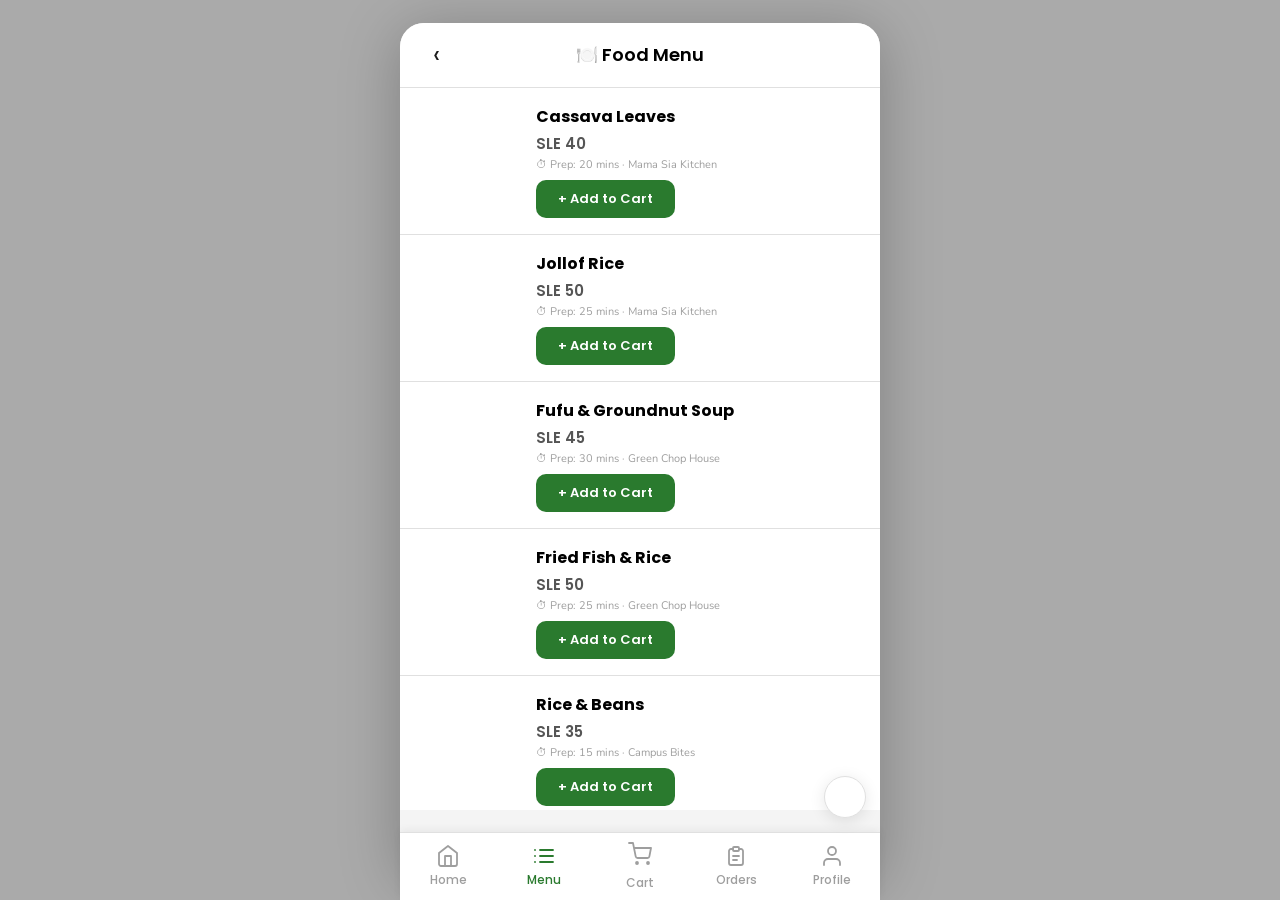
<file: menu.html>
<!DOCTYPE html>
<html lang="en">
<head>
  <meta charset="UTF-8"/>
  <meta name="viewport" content="width=device-width,initial-scale=1"/>
  <title>Food Menu</title>
  <link rel="stylesheet" href="style.css"/>
</head>
<body>
<div class="app has-nav">

  <!-- Top bar -->
  <div class="top-bar">
    <button class="back" onclick="history.back()">&#8249;</button>
    <h2>🍽️ Food Menu</h2>
    <div class="spacer"></div>
  </div>

  <!-- Menu list -->
  <div id="menu-list" style="background:var(--surface);flex:1;overflow-y:auto;"></div>

  <!-- Bottom nav -->
  <nav class="bottom-nav">
    <a class="nav-item" href="customer.html" data-page="home">
      <svg viewBox="0 0 24 24"><path d="M3 9l9-7 9 7v11a2 2 0 0 1-2 2H5a2 2 0 0 1-2-2z"/><polyline points="9 22 9 12 15 12 15 22"/></svg>
      Home
    </a>
    <a class="nav-item active" href="menu.html" data-page="menu">
      <svg viewBox="0 0 24 24"><line x1="8" y1="6" x2="21" y2="6"/><line x1="8" y1="12" x2="21" y2="12"/><line x1="8" y1="18" x2="21" y2="18"/><line x1="3" y1="6" x2="3.01" y2="6"/><line x1="3" y1="12" x2="3.01" y2="12"/><line x1="3" y1="18" x2="3.01" y2="18"/></svg>
      Menu
    </a>
    <a class="nav-item nav-cart" href="cart.html" data-page="cart">
      <div style="position:relative;display:inline-block;">
        <svg viewBox="0 0 24 24"><circle cx="9" cy="21" r="1"/><circle cx="20" cy="21" r="1"/><path d="M1 1h4l2.68 13.39a2 2 0 0 0 2 1.61h9.72a2 2 0 0 0 2-1.61L23 6H6"/></svg>
        <span class="cart-badge" id="cart-badge" style="display:none;">0</span>
      </div>
      Cart
    </a>
    <a class="nav-item" href="orders.html" data-page="orders">
      <svg viewBox="0 0 24 24"><path d="M9 5H7a2 2 0 0 0-2 2v12a2 2 0 0 0 2 2h10a2 2 0 0 0 2-2V7a2 2 0 0 0-2-2h-2"/><rect x="9" y="3" width="6" height="4" rx="1"/><line x1="9" y1="12" x2="15" y2="12"/><line x1="9" y1="16" x2="13" y2="16"/></svg>
      Orders
    </a>
    <a class="nav-item" href="profile.html" data-page="profile">
      <svg viewBox="0 0 24 24"><path d="M20 21v-2a4 4 0 0 0-4-4H8a4 4 0 0 0-4 4v2"/><circle cx="12" cy="7" r="4"/></svg>
      Profile
    </a>
  </nav>
</div>

<div id="toast"></div>
<script src="app.js"></script>
<script>
  function renderMenu() {
    const meals = getAllMeals();
    if (meals.length === 0) {
      document.getElementById('menu-list').innerHTML = `
        <div style="text-align:center;padding:60px 20px;color:var(--text-muted);">
          <div style="font-size:52px;margin-bottom:12px;">🍽️</div>
          <p style="font-family:var(--font-h);font-size:14px;font-weight:600;">No meals available yet</p>
        </div>`;
      return;
    }
    document.getElementById('menu-list').innerHTML = meals.map((item, index) => `
      <div class="food-item">
        <img class="food-thumb" src="${item.img || 'https://images.unsplash.com/photo-1512058564366-18510be2db19?w=200&h=200&fit=crop'}"
             alt="${item.name}" loading="lazy"
             onerror="this.src='https://images.unsplash.com/photo-1512058564366-18510be2db19?w=200&h=200&fit=crop'"/>
        <div class="food-info">
          <div class="food-name">${item.name}</div>
          <div class="food-price">SLE ${item.price}</div>
          <div class="food-prep">⏱ Prep: ${item.prep} mins · ${item.vendor || item.vendorName || 'Campus Kitchen'}</div>
          <button class="btn-add" onclick="addToCartById('${item.id}', ${index})">+ Add to Cart</button>
        </div>
      </div>
    `).join('');
  }
  renderMenu();
  setActiveNav('menu');
</script>
</body>
</html>
</file>
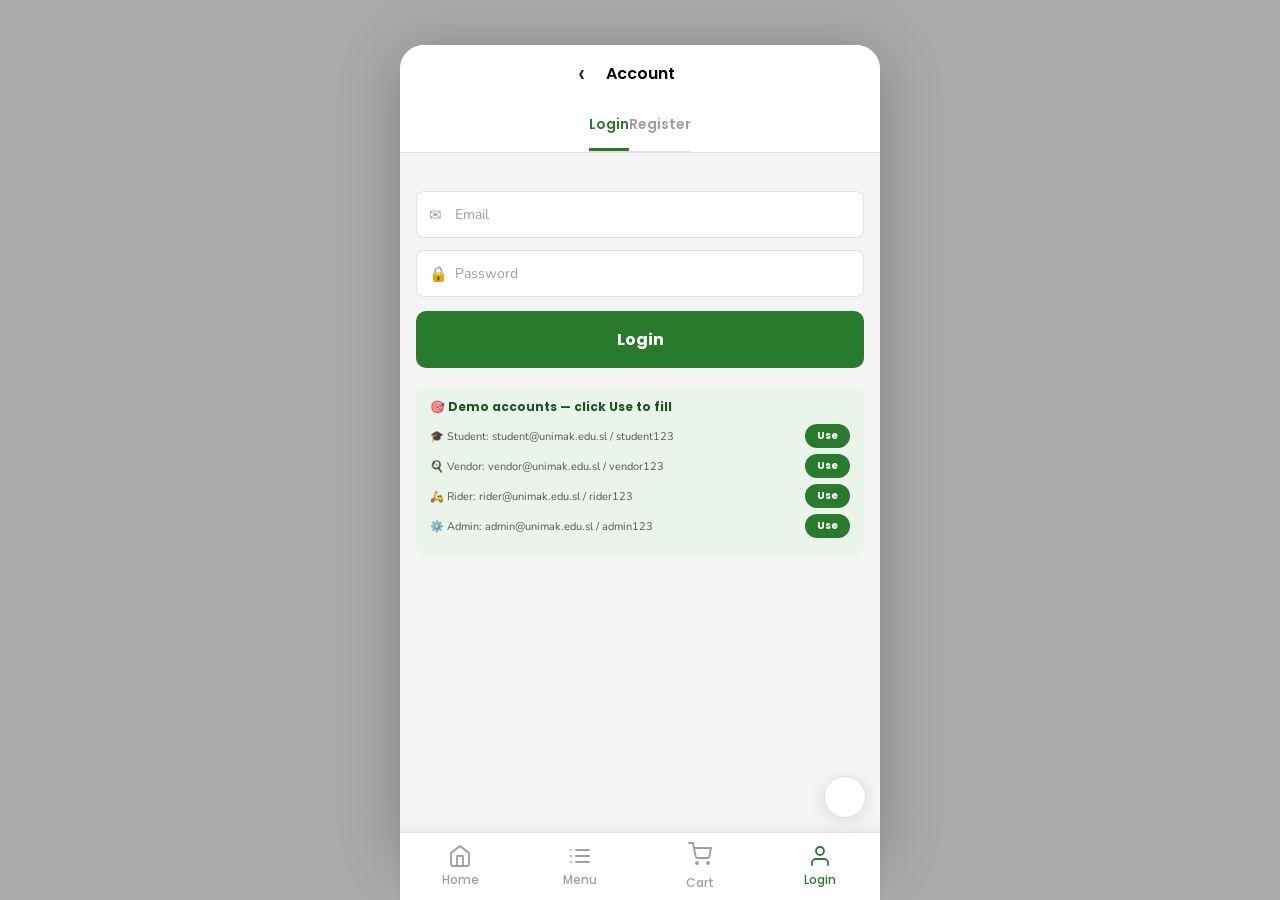
<file: orders.html>
<!DOCTYPE html>
<html lang="en">
<head>
  <meta charset="UTF-8"/>
  <meta name="viewport" content="width=device-width,initial-scale=1"/>
  <title>My Orders</title>
  <link rel="stylesheet" href="style.css"/>
</head>
<body>
<div class="app has-nav">

  <!-- Top bar -->
  <div class="top-bar">
    <button class="back" onclick="history.back()">&#8249;</button>
    <h2>📋 My Orders</h2>
    <div class="spacer"></div>
  </div>

  <!-- Filter tabs -->
  <div style="display:flex;background:var(--surface);border-bottom:1px solid var(--border);">
    <button class="auth-tab active" id="tab-all"       onclick="filterOrders('all')">All</button>
    <button class="auth-tab"        id="tab-active"    onclick="filterOrders('active')">Active</button>
    <button class="auth-tab"        id="tab-delivered" onclick="filterOrders('delivered')">Delivered</button>
  </div>

  <!-- Orders list -->
  <div id="orders-list" style="flex:1;overflow-y:auto;padding-bottom:8px;"></div>

  <!-- Bottom nav -->
  <nav class="bottom-nav">
    <a class="nav-item" href="customer.html" data-page="home">
      <svg viewBox="0 0 24 24"><path d="M3 9l9-7 9 7v11a2 2 0 0 1-2 2H5a2 2 0 0 1-2-2z"/><polyline points="9 22 9 12 15 12 15 22"/></svg>
      Home
    </a>
    <a class="nav-item" href="menu.html" data-page="menu">
      <svg viewBox="0 0 24 24"><line x1="8" y1="6" x2="21" y2="6"/><line x1="8" y1="12" x2="21" y2="12"/><line x1="8" y1="18" x2="21" y2="18"/><line x1="3" y1="6" x2="3.01" y2="6"/><line x1="3" y1="12" x2="3.01" y2="12"/><line x1="3" y1="18" x2="3.01" y2="18"/></svg>
      Menu
    </a>
    <a class="nav-item nav-cart" href="cart.html" data-page="cart">
      <div style="position:relative;display:inline-block;">
        <svg viewBox="0 0 24 24"><circle cx="9" cy="21" r="1"/><circle cx="20" cy="21" r="1"/><path d="M1 1h4l2.68 13.39a2 2 0 0 0 2 1.61h9.72a2 2 0 0 0 2-1.61L23 6H6"/></svg>
        <span class="cart-badge" id="cart-badge" style="display:none;">0</span>
      </div>
      Cart
    </a>
    <a class="nav-item active" href="orders.html" data-page="orders">
      <svg viewBox="0 0 24 24"><path d="M9 5H7a2 2 0 0 0-2 2v12a2 2 0 0 0 2 2h10a2 2 0 0 0 2-2V7a2 2 0 0 0-2-2h-2"/><rect x="9" y="3" width="6" height="4" rx="1"/><line x1="9" y1="12" x2="15" y2="12"/><line x1="9" y1="16" x2="13" y2="16"/></svg>
      Orders
    </a>
    <a class="nav-item" href="profile.html" data-page="profile">
      <svg viewBox="0 0 24 24"><path d="M20 21v-2a4 4 0 0 0-4-4H8a4 4 0 0 0-4 4v2"/><circle cx="12" cy="7" r="4"/></svg>
      Profile
    </a>
  </nav>
</div>

<div id="toast"></div>
<script src="app.js"></script>
<script>
  requireAuth();

  let currentFilter = 'all';

  function filterOrders(filter) {
    currentFilter = filter;
    /* Update active tab */
    ['all','active','delivered'].forEach(f => {
      document.getElementById('tab-' + f).classList.toggle('active', f === filter);
    });
    renderOrders();
  }

  function renderOrders() {
    const u        = App.user;
    const all      = App.orders.filter(o => o.userId === u.id);
    const list     = document.getElementById('orders-list');

    let filtered;
    if (currentFilter === 'active') {
      filtered = all.filter(o => o.status !== 'delivered' && o.status !== 'cancelled');
    } else if (currentFilter === 'delivered') {
      filtered = all.filter(o => o.status === 'delivered');
    } else {
      filtered = all;
    }

    if (filtered.length === 0) {
      list.innerHTML = `
        <div style="text-align:center;padding:60px 20px;color:var(--text-muted);">
          <div style="font-size:48px;margin-bottom:12px;">📋</div>
          <p style="font-family:var(--font-h);font-size:14px;font-weight:600;margin-bottom:6px;">No orders here yet</p>
          <p style="font-size:13px;margin-bottom:20px;">Browse the menu and place your first order!</p>
          <a href="menu.html" class="btn-green" style="display:block;max-width:180px;margin:0 auto;padding:12px;text-align:center;">Browse Menu</a>
        </div>`;
      return;
    }

    list.innerHTML = filtered.map(o => {
      const cfg = STATUS[o.status] || { label: o.status, cls: 's-pending' };
      const date = new Date(o.placedAt).toLocaleDateString('en-GB', { day:'numeric', month:'short', year:'numeric' });
      return `
        <div class="order-card" style="margin-top:10px;cursor:pointer;"
             onclick="window.location.href='track.html?id=${encodeURIComponent(o.id)}'">
          <div class="order-card-head">
            <span class="order-card-id">${o.id}</span>
            <span class="status-badge ${cfg.cls}">${cfg.label}</span>
          </div>
          <div class="order-card-items">${o.items.map(i => i.name + ' ×' + i.qty).join(', ')}</div>
          <div style="display:flex;justify-content:space-between;align-items:center;margin-top:6px;">
            <span style="font-size:11px;color:var(--text-muted);">📅 ${date}</span>
            <span style="font-family:var(--font-h);font-size:13px;font-weight:700;color:var(--green);">SLE ${o.total}</span>
          </div>
          <div style="margin-top:8px;">
            <span style="font-size:11px;color:var(--text-muted);">📍 ${o.location} · 💳 ${o.payment === 'card' ? 'Credit Card' : o.payment === 'mobile' ? 'Mobile Money' : 'Cash on Delivery'}</span>
          </div>
        </div>
      `;
    }).join('');
  }

  renderOrders();
</script>
</body>
</html>
</file>
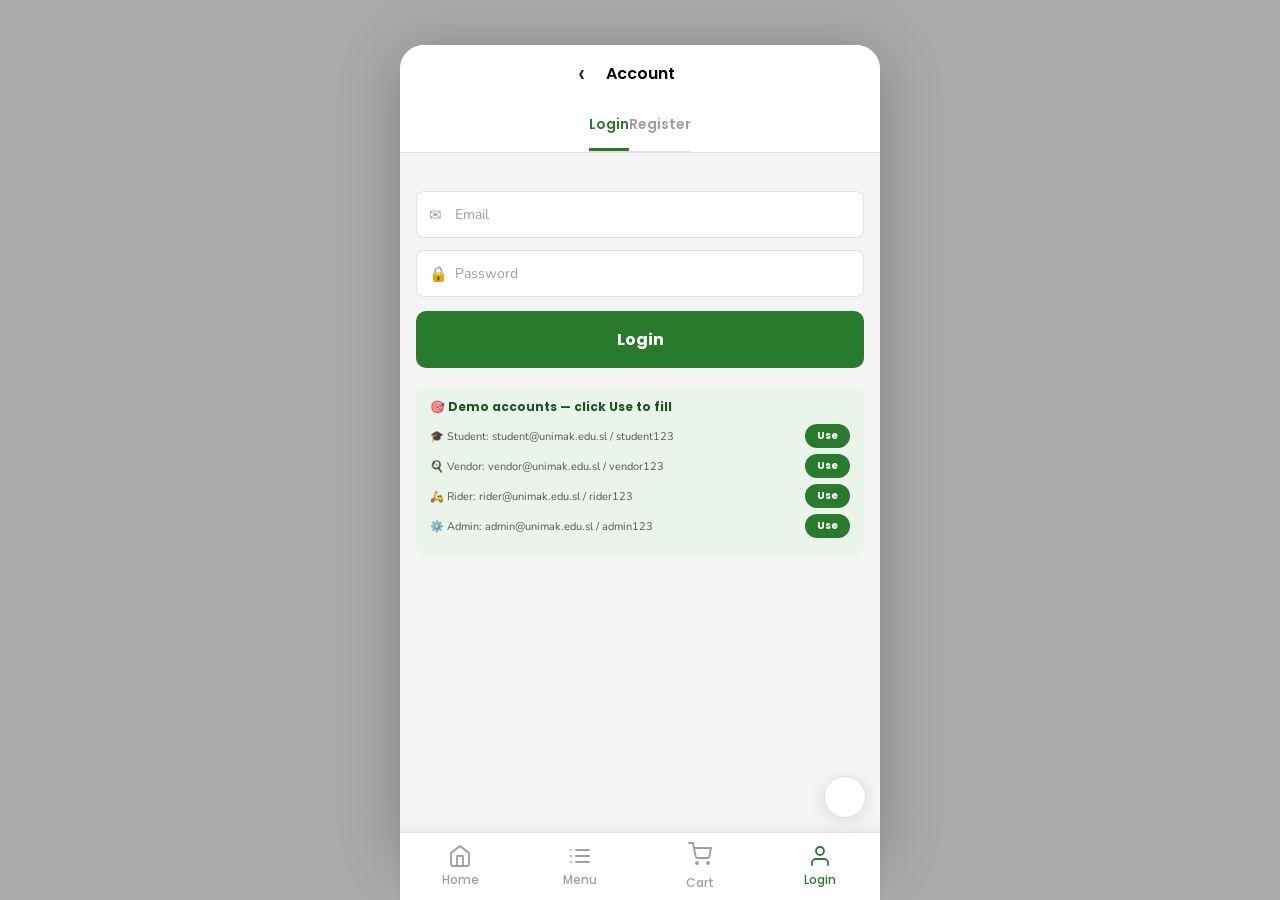
<file: profile.html>
<!doctype html>
<html lang="en">
  <head>
    <meta charset="UTF-8" />
    <meta name="viewport" content="width=device-width,initial-scale=1" />
    <title>My Profile</title>
    <link rel="stylesheet" href="style.css" />
    <style>
      /* ── Profile page ── */
      .profile-top {
        background: var(--surface);
        padding: 28px 20px 20px;
        display: flex;
        flex-direction: column;
        align-items: center;
        text-align: center;
        border-bottom: 1px solid var(--border);
      }
      .avatar-wrap {
        position: relative;
        margin-bottom: 12px;
      }
      .avatar-img {
        width: 84px;
        height: 84px;
        border-radius: 50%;
        object-fit: cover;
        border: 3px solid var(--green);
        background: var(--page-bg);
      }
      .avatar-edit-btn {
        position: absolute;
        bottom: 0;
        right: 0;
        width: 26px;
        height: 26px;
        background: var(--green);
        color: #fff;
        border-radius: 50%;
        border: 2px solid #fff;
        font-size: 12px;
        cursor: pointer;
        display: flex;
        align-items: center;
        justify-content: center;
      }
      .avatar-input {
        display: none;
      }
      .profile-top h2 {
        font-family: var(--font-h);
        font-size: 18px;
        font-weight: 800;
        color: var(--text);
        margin-bottom: 2px;
      }
      .profile-top p {
        font-size: 13px;
        color: var(--text-muted);
        margin-bottom: 6px;
      }
      .role-chip {
        display: inline-block;
        padding: 3px 14px;
        background: var(--green-bg);
        color: var(--green-dark);
        border-radius: var(--r-pill);
        font-family: var(--font-h);
        font-size: 11px;
        font-weight: 700;
        text-transform: uppercase;
        letter-spacing: 0.5px;
      }
      /* ── Edit fields ── */
      .edit-field {
        display: flex;
        align-items: center;
        gap: 12px;
        padding: 13px 16px;
        border-bottom: 1px solid var(--border);
        background: var(--surface);
      }
      .edit-field:last-child {
        border-bottom: none;
      }
      .ef-icon {
        font-size: 18px;
        width: 24px;
        text-align: center;
        flex-shrink: 0;
      }
      .ef-body {
        flex: 1;
      }
      .ef-body label {
        display: block;
        font-size: 11px;
        color: var(--text-muted);
        font-family: var(--font-h);
        margin-bottom: 3px;
      }
      .ef-body input {
        width: 100%;
        border: none;
        outline: none;
        font-family: var(--font-h);
        font-size: 14px;
        font-weight: 600;
        color: var(--text);
        background: transparent;
        padding: 0;
      }
      .ef-body input:focus {
        color: var(--green);
        border-bottom: 1.5px solid var(--green);
      }
      .ef-body input[readonly] {
        color: var(--text-muted);
        cursor: default;
      }
      .save-btn {
        display: block;
        width: 100%;
        padding: 14px;
        background: var(--green);
        color: #fff;
        font-family: var(--font-h);
        font-size: 15px;
        font-weight: 700;
        border-radius: var(--r-btn);
        border: none;
        cursor: pointer;
        transition: background 0.2s;
      }
      .save-btn:hover {
        background: var(--green-dark);
      }
      .logout-btn {
        display: block;
        width: 100%;
        padding: 14px;
        background: #ffebee;
        color: #c62828;
        font-family: var(--font-h);
        font-size: 15px;
        font-weight: 700;
        border-radius: var(--r-btn);
        border: none;
        cursor: pointer;
        transition: background 0.2s;
        margin-top: 10px;
      }
      .logout-btn:hover {
        background: #ffcdd2;
      }
    </style>
  </head>
  <body>
    <div class="app has-nav">
      <!-- Top bar with SL flag -->
      <div class="top-bar">
        <div class="spacer"></div>
        <h2>My Profile</h2>

        <div
          style="display: flex; align-items: center; gap: 5px; flex-shrink: 0"
        >
          <svg
            width="28"
            height="19"
            viewBox="0 0 28 19"
            xmlns="http://www.w3.org/2000/svg"
            style="border-radius: 2px; border: 1px solid #eee"
          >
            <rect width="28" height="6.33" y="0" fill="#1EB53A" />
            <rect width="28" height="6.33" y="6.33" fill="#FFFFFF" />
            <rect width="28" height="6.34" y="12.66" fill="#0072C6" />
          </svg>
        </div>
      </div>

      <div style="flex: 1; overflow-y: auto; background: var(--page-bg)">
        <!-- Avatar + name header (WHITE background) -->
        <div class="profile-top">
          <div class="avatar-wrap">
            <img
              class="avatar-img"
              id="avatar-preview"
              src=""
              alt="Profile Photo"
            />
            <label
              class="avatar-edit-btn"
              for="avatar-input"
              title="Change photo"
              >✏️</label
            >
            <input
              class="avatar-input"
              id="avatar-input"
              type="file"
              accept="image/*"
              onchange="handleAvatarChange(event)"
            />
          </div>
          <h2 id="p-name">–</h2>
          <p id="p-email">–</p>
          <div class="role-chip" id="p-role">–</div>
        </div>

        <!-- Activity stats (WHITE cards) -->
        <div
          class="stat-row"
          id="p-stats"
          style="background: var(--page-bg)"
        ></div>

        <!-- Editable fields -->
        <p class="section-head">Edit Profile</p>
        <div
          style="
            background: var(--surface);
            border-top: 1px solid var(--border);
            border-bottom: 1px solid var(--border);
          "
        >
          <div class="edit-field">
            <span class="ef-icon">👤</span>
            <div class="ef-body">
              <label for="ef-name">Full Name</label>
              <input
                type="text"
                id="ef-name"
                placeholder="Enter full name"
                title="Full Name"
                aria-label="Full Name"
              />
            </div>
          </div>

          <div class="edit-field">
            <span class="ef-icon">✉️</span>
            <div class="ef-body">
              <label for="ef-email">Email (cannot change)</label>
              <input
                type="email"
                id="ef-email"
                placeholder="Your email address"
                title="Email address"
                aria-label="Email address"
                readonly
              />
            </div>
          </div>

          <div class="edit-field">
            <span class="ef-icon">📞</span>
            <div class="ef-body">
              <label for="ef-phone">Phone Number</label>
              <input
                type="tel"
                id="ef-phone"
                placeholder="Enter phone number"
                title="Phone Number"
                aria-label="Phone Number"
              />
            </div>
          </div>

          <div class="edit-field">
            <span class="ef-icon">📍</span>
            <div class="ef-body">
              <label for="ef-address">Default Address</label>
              <input
                type="text"
                id="ef-address"
                placeholder="Enter address"
                title="Default Address"
                aria-label="Default Address"
              />
            </div>
          </div>

          <div class="edit-field">
            <span class="ef-icon">🔒</span>
            <div class="ef-body">
              <label for="ef-pass"
                >New Password (leave blank to keep current)</label
              >
              <input
                type="password"
                id="ef-pass"
                placeholder="Enter new password"
                title="New Password"
                aria-label="New Password"
              />
            </div>
          </div>
        </div>

        <!-- Save + Logout -->
        <div style="padding: 16px 14px 4px">
          <button class="save-btn" onclick="saveProfile()">
            💾 Save Changes
          </button>
          <button class="logout-btn" onclick="App.logout()">🚪 Logout</button>
        </div>
        <div style="height: 20px"></div>
      </div>

      <!-- Bottom nav — dynamically set by role -->
      <nav class="bottom-nav" id="bottom-nav"></nav>
    </div>

    <div id="toast"></div>
    <script src="app.js"></script>
    <script>
      requireAuth();
      const u = App.user;

      /* ── Load saved avatar or default ── */
      const savedAvatar = localStorage.getItem("fms_avatar_" + u.id);
      document.getElementById("avatar-preview").src =
        savedAvatar ||
        "https://ui-avatars.com/api/?name=" +
          encodeURIComponent(u.name) +
          "&background=2A7A2E&color=fff&size=200";

      /* ── Populate header ── */
      document.getElementById("p-name").textContent = u.name;
      document.getElementById("p-email").textContent = u.email;
      document.getElementById("p-role").textContent =
        u.role.charAt(0).toUpperCase() + u.role.slice(1);

      /* ── Populate editable fields ── */
      document.getElementById("ef-name").value = u.name || "";
      document.getElementById("ef-email").value = u.email || "";
      document.getElementById("ef-phone").value = u.phone || "";
      document.getElementById("ef-address").value = u.address || "";

      /* ── Stats ── */
      const myOrders = App.orders.filter((o) => o.userId === u.id);
      const spent = myOrders.reduce((s, o) => s + o.total, 0);
      document.getElementById("p-stats").innerHTML = `
    <div class="stat-box"><div class="sn">${myOrders.length}</div><div class="sl">Orders</div></div>
    <div class="stat-box"><div class="sn">SLE ${spent}</div><div class="sl">Total Spent</div></div>
    <div class="stat-box"><div class="sn">${cartCount()}</div><div class="sl">In Cart</div></div>
  `;

      /* ── Avatar change ── */
      function handleAvatarChange(e) {
        const file = e.target.files[0];
        if (!file) return;
        const reader = new FileReader();
        reader.onload = function (ev) {
          const dataUrl = ev.target.result;
          document.getElementById("avatar-preview").src = dataUrl;
          localStorage.setItem("fms_avatar_" + u.id, dataUrl);
          toast("Profile photo updated! 📸");
        };
        reader.readAsDataURL(file);
      }

      /* ── Save profile ── */
      function saveProfile() {
        const users = getUsers();
        const idx = users.findIndex((x) => x.id === u.id);
        if (idx === -1) {
          toast("Error saving. Please try again.");
          return;
        }

        const newName = document.getElementById("ef-name").value.trim();
        const newPhone = document.getElementById("ef-phone").value.trim();
        const newAddress = document.getElementById("ef-address").value.trim();
        const newPass = document.getElementById("ef-pass").value;

        if (!newName) {
          toast("Name cannot be empty ❌");
          return;
        }

        users[idx].name = newName;
        users[idx].phone = newPhone;
        users[idx].address = newAddress;
        if (newPass) users[idx].password = newPass;

        saveUsers(users);
        App.setUser(users[idx]);

        /* Update header live */
        document.getElementById("p-name").textContent = newName;
        document.getElementById("ef-pass").value = "";

        toast("Profile saved successfully! ✅");
      }

      /* ── Render bottom nav based on role ── */
      const navHTML = {
        customer: `
      <a class="nav-item" href="customer.html" data-page="home">
        <svg viewBox="0 0 24 24"><path d="M3 9l9-7 9 7v11a2 2 0 0 1-2 2H5a2 2 0 0 1-2-2z"/><polyline points="9 22 9 12 15 12 15 22"/></svg>Home
      </a>
      <a class="nav-item" href="menu.html" data-page="menu">
        <svg viewBox="0 0 24 24"><line x1="8" y1="6" x2="21" y2="6"/><line x1="8" y1="12" x2="21" y2="12"/><line x1="8" y1="18" x2="21" y2="18"/><line x1="3" y1="6" x2="3.01" y2="6"/><line x1="3" y1="12" x2="3.01" y2="12"/><line x1="3" y1="18" x2="3.01" y2="18"/></svg>Menu
      </a>
      <a class="nav-item nav-cart" href="cart.html" data-page="cart">
        <div style="position:relative;display:inline-block;">
          <svg viewBox="0 0 24 24"><circle cx="9" cy="21" r="1"/><circle cx="20" cy="21" r="1"/><path d="M1 1h4l2.68 13.39a2 2 0 0 0 2 1.61h9.72a2 2 0 0 0 2-1.61L23 6H6"/></svg>
          <span class="cart-badge" id="cart-badge" style="display:none;">0</span>
        </div>Cart
      </a>
      <a class="nav-item" href="orders.html" data-page="orders">
        <svg viewBox="0 0 24 24"><path d="M9 5H7a2 2 0 0 0-2 2v12a2 2 0 0 0 2 2h10a2 2 0 0 0 2-2V7a2 2 0 0 0-2-2h-2"/><rect x="9" y="3" width="6" height="4" rx="1"/><line x1="9" y1="12" x2="15" y2="12"/><line x1="9" y1="16" x2="13" y2="16"/></svg>Orders
      </a>
      <a class="nav-item active" href="profile.html" data-page="profile">
        <svg viewBox="0 0 24 24"><path d="M20 21v-2a4 4 0 0 0-4-4H8a4 4 0 0 0-4 4v2"/><circle cx="12" cy="7" r="4"/></svg>Profile
      </a>`,
        vendor: `
      <a class="nav-item" href="vendor.html">
        <svg viewBox="0 0 24 24"><path d="M3 9l9-7 9 7v11a2 2 0 0 1-2 2H5a2 2 0 0 1-2-2z"/><polyline points="9 22 9 12 15 12 15 22"/></svg>Dashboard
      </a>
      <a class="nav-item" href="menu.html">
        <svg viewBox="0 0 24 24"><line x1="8" y1="6" x2="21" y2="6"/><line x1="8" y1="12" x2="21" y2="12"/><line x1="8" y1="18" x2="21" y2="18"/></svg>Menu
      </a>
      <a class="nav-item active" href="profile.html">
        <svg viewBox="0 0 24 24"><path d="M20 21v-2a4 4 0 0 0-4-4H8a4 4 0 0 0-4 4v2"/><circle cx="12" cy="7" r="4"/></svg>Profile
      </a>`,
        rider: `
      <a class="nav-item" href="rider.html">
        <svg viewBox="0 0 24 24"><path d="M3 9l9-7 9 7v11a2 2 0 0 1-2 2H5a2 2 0 0 1-2-2z"/><polyline points="9 22 9 12 15 12 15 22"/></svg>Dashboard
      </a>
      <a class="nav-item active" href="profile.html">
        <svg viewBox="0 0 24 24"><path d="M20 21v-2a4 4 0 0 0-4-4H8a4 4 0 0 0-4 4v2"/><circle cx="12" cy="7" r="4"/></svg>Profile
      </a>`,
        admin: `
      <a class="nav-item" href="admin.html">
        <svg viewBox="0 0 24 24"><path d="M3 9l9-7 9 7v11a2 2 0 0 1-2 2H5a2 2 0 0 1-2-2z"/><polyline points="9 22 9 12 15 12 15 22"/></svg>Dashboard
      </a>
      <a class="nav-item" href="menu.html">
        <svg viewBox="0 0 24 24"><line x1="8" y1="6" x2="21" y2="6"/><line x1="8" y1="12" x2="21" y2="12"/><line x1="8" y1="18" x2="21" y2="18"/></svg>Menu
      </a>
      <a class="nav-item active" href="profile.html">
        <svg viewBox="0 0 24 24"><path d="M20 21v-2a4 4 0 0 0-4-4H8a4 4 0 0 0-4 4v2"/><circle cx="12" cy="7" r="4"/></svg>Profile
      </a>`,
      };
      document.getElementById("bottom-nav").innerHTML =
        navHTML[u.role] || navHTML.customer;
      refreshBadge();
    </script>
  </body>
</html>
</file>
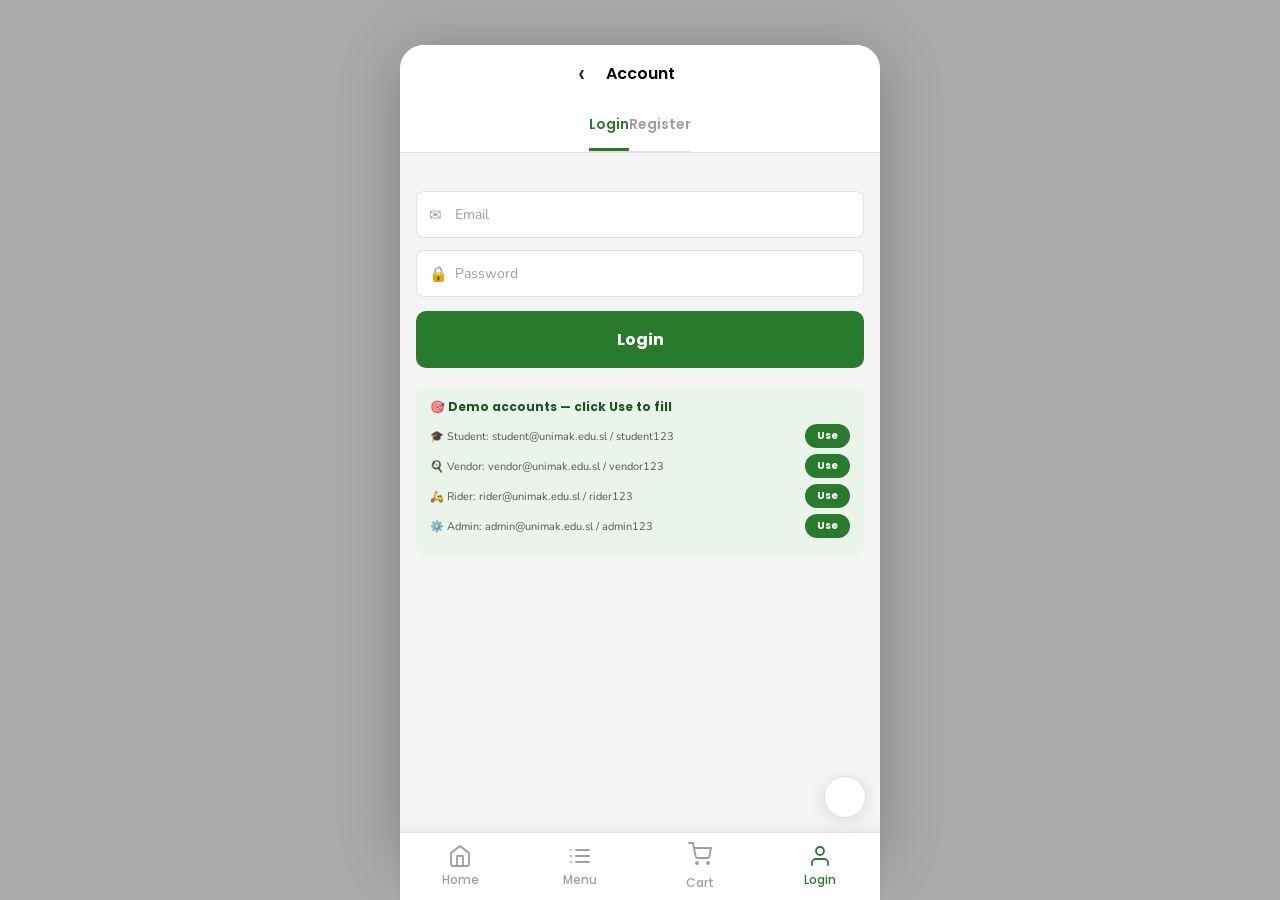
<file: rider.html>
<!DOCTYPE html>
<html lang="en">
<head>
  <meta charset="UTF-8"/>
  <meta name="viewport" content="width=device-width,initial-scale=1"/>
  <title>Rider Dashboard</title>
  <link rel="stylesheet" href="style.css"/>
  <style>
    /* ── Hero ── */
    .rider-hero {
      background: linear-gradient(135deg,#0D47A1,#1565C0);
      padding: 24px 20px 24px; color:#fff;
    }
    .hero-top {
      display:flex; justify-content:space-between; align-items:flex-start;
    }
    .hero-top-left h2 { font-family:var(--font-h); font-size:18px; font-weight:800; margin-bottom:2px; }
    .hero-top-left p  { font-size:13px; opacity:.8; }
    .hero-top-right   { display:flex; flex-direction:column; align-items:flex-end; gap:8px; }
    .hero-avatar {
      width:52px; height:52px; border-radius:50%;
      object-fit:cover; border:2px solid rgba(255,255,255,.7);
      cursor:pointer; flex-shrink:0;
    }

    /* Sierra Leone flag inline SVG badge */
    .sl-flag {
      display:flex; align-items:center; gap:5px;
      font-family:var(--font-h); font-size:11px; font-weight:600;
      opacity:.9;
    }
    .flag-svg { width:24px; height:16px; border-radius:2px; flex-shrink:0; }

    /* ── Quick stat strips (no number boxes, just labels) ── */
    .rider-strips {
      display:flex; gap:10px; margin-top:18px;
    }
    .strip {
      flex:1; background:rgba(255,255,255,.15);
      border-radius:10px; padding:10px 12px;
      display:flex; flex-direction:column; align-items:center; gap:2px;
    }
    .strip-num  { font-family:var(--font-h); font-size:20px; font-weight:800; }
    .strip-lbl  { font-size:10px; opacity:.8; font-family:var(--font-h); font-weight:600; text-transform:uppercase; letter-spacing:.4px; }

    /* ── Today's summary card ── */
    .today-card {
      background: rgba(255,255,255,.12);
      border-radius: 12px; padding: 12px 14px;
      margin-top: 16px;
      display: flex; justify-content: space-between; align-items: center;
    }
    .today-card .tc-label { font-size:11px; opacity:.75; font-family:var(--font-h); margin-bottom:3px; }
    .today-card .tc-val   { font-family:var(--font-h); font-size:16px; font-weight:800; }

    /* ── Search box ── */
    .search-wrap {
      padding: 10px 14px;
      background: var(--surface);
      border-bottom: 1px solid var(--border);
    }
    .search-input {
      width: 100%; padding: 9px 14px 9px 36px;
      border: 1.5px solid var(--border); border-radius: var(--r-pill);
      font-family: var(--font-b); font-size: 13px; color: var(--text);
      background: var(--page-bg); transition: border-color .2s;
    }
    .search-input:focus { border-color: #1565C0; outline: none; }
    .search-wrap-inner { position: relative; }
    .search-icon {
      position: absolute; left: 11px; top: 50%;
      transform: translateY(-50%); font-size: 14px; pointer-events: none;
    }
    .section-tabs {
      display:flex; background:var(--surface);
      border-bottom:1px solid var(--border); position:sticky; top:0; z-index:10;
    }
    .section-tab {
      flex:1; padding:13px 0; background:none; border:none;
      border-bottom:3px solid transparent;
      font-family:var(--font-h); font-size:13px; font-weight:600;
      color:var(--text-muted); cursor:pointer; transition:color .2s, border-color .2s;
    }
    .section-tab.active { color:#1565C0; border-bottom-color:#1565C0; }

    /* ── Delivery detail modal ── */
    .modal-overlay { display:none; position:fixed; inset:0; background:rgba(0,0,0,.55); z-index:200; justify-content:center; align-items:flex-end; }
    .modal-overlay.open { display:flex; }
    .modal-sheet { background:var(--surface); width:100%; max-width:var(--app-w); border-radius:20px 20px 0 0; padding:20px 16px 36px; max-height:88vh; overflow-y:auto; }
    .modal-handle { width:36px; height:4px; background:var(--border); border-radius:2px; margin:0 auto 16px; }
    .modal-title  { font-family:var(--font-h); font-size:16px; font-weight:800; margin-bottom:14px; }
    .modal-row    { display:flex; justify-content:space-between; padding:7px 0; font-size:13px; border-bottom:1px solid var(--border); }
    .modal-row:last-of-type { border-bottom:none; }
    .modal-row .k { color:var(--text-muted); }
    .modal-row .v { font-family:var(--font-h); font-weight:600; }
    .modal-item-row { display:flex; justify-content:space-between; padding:7px 0; font-size:13px; border-bottom:1px solid var(--border); }
    .modal-item-row:last-child { border-bottom:none; }
    .modal-actions { display:flex; gap:10px; margin-top:16px; }
  </style>
</head>
<body>
<div class="app has-nav">

  <!-- ── Hero ── -->
  <div class="rider-hero">
    <div class="hero-top">
      <div class="hero-top-left">
        <h2 id="rider-name">Rider Dashboard</h2>
        <p  id="rider-welcome">Welcome!</p>
      </div>
      <div class="hero-top-right">
        <!-- Sierra Leone flag + label -->
        <div class="sl-flag">
          <svg class="flag-svg" viewBox="0 0 24 16" xmlns="http://www.w3.org/2000/svg">
            <rect width="24" height="5.33" y="0"    fill="#1EB53A"/>
            <rect width="24" height="5.33" y="5.33" fill="#FFFFFF"/>
            <rect width="24" height="5.33" y="10.67" fill="#0072C6"/>
          </svg>
          <span>Sierra Leone</span>
        </div>
        <!-- Avatar → profile -->
        <img class="hero-avatar" id="hero-avatar" src="" alt="avatar"
             onclick="window.location.href='profile.html'" title="My Profile"/>
      </div>
    </div>

    <!-- Summary strips — no number-box tabs -->
    <div class="rider-strips" id="rider-strips"></div>

    <!-- Today's summary card -->
    <div class="today-card" id="today-card"></div>
  </div>

  <!-- ── Body ── -->
  <div style="flex:1;overflow-y:auto;background:var(--page-bg);">

    <!-- Search deliveries -->
    <div class="search-wrap">
      <div class="search-wrap-inner">
        <span class="search-icon">🔍</span>
        <input class="search-input" id="delivery-search"
               type="text" placeholder="Search by order ID or location…"
               oninput="filterDeliveries(this.value)"/>
      </div>
    </div>

    <!-- Tab strip: New Deliveries / Past Deliveries -->
    <div class="section-tabs">
      <button class="section-tab active" id="tab-new"  onclick="switchTab('new')">🚀 New Deliveries</button>
      <button class="section-tab"        id="tab-past" onclick="switchTab('past')">✅ Past Deliveries</button>
    </div>

    <!-- New deliveries panel -->
    <div id="panel-new"></div>

    <!-- Past deliveries panel -->
    <div id="panel-past" style="display:none;"></div>

    <div style="padding:14px 14px 20px;">
      <button class="btn-green" style="background:#F5F5F5;color:var(--text);border:1.5px solid var(--border);" onclick="App.logout()">🚪 Logout</button>
    </div>
  </div>

  <!-- ── Bottom nav ── -->
  <nav class="bottom-nav">
    <a class="nav-item active" href="rider.html">
      <svg viewBox="0 0 24 24"><path d="M3 9l9-7 9 7v11a2 2 0 0 1-2 2H5a2 2 0 0 1-2-2z"/><polyline points="9 22 9 12 15 12 15 22"/></svg>
      Dashboard
    </a>
    <a class="nav-item" onclick="switchTab('new'); document.getElementById('tab-new').scrollIntoView();">
      <svg viewBox="0 0 24 24"><circle cx="9" cy="21" r="1"/><circle cx="20" cy="21" r="1"/><path d="M1 1h4l2.68 13.39a2 2 0 0 0 2 1.61h9.72a2 2 0 0 0 2-1.61L23 6H6"/></svg>
      Deliveries
    </a>
    <a class="nav-item" onclick="switchTab('past'); document.getElementById('tab-past').scrollIntoView();">
      <svg viewBox="0 0 24 24"><polyline points="22 12 18 12 15 21 9 3 6 12 2 12"/></svg>
      History
    </a>
    <a class="nav-item" href="profile.html">
      <svg viewBox="0 0 24 24"><path d="M20 21v-2a4 4 0 0 0-4-4H8a4 4 0 0 0-4 4v2"/><circle cx="12" cy="7" r="4"/></svg>
      Profile
    </a>
  </nav>
</div>

<!-- ── Delivery detail modal ── -->
<div class="modal-overlay" id="del-modal" onclick="closeModal(event)">
  <div class="modal-sheet">
    <div class="modal-handle"></div>
    <div class="modal-title" id="modal-title">Delivery Details</div>

    <p style="font-size:11px;color:var(--text-muted);font-family:var(--font-h);margin-bottom:6px;text-transform:uppercase;">Items</p>
    <div id="modal-items"></div>

    <div style="margin-top:12px;padding-top:4px;border-top:1px solid var(--border);">
      <div class="modal-row"><span class="k">📍 Deliver to</span><span class="v" id="modal-location">–</span></div>
      <div class="modal-row"><span class="k">💳 Payment</span><span class="v"  id="modal-payment">–</span></div>
      <div class="modal-row"><span class="k">💰 Order Total</span><span class="v" id="modal-total" style="color:var(--green);">–</span></div>
      <div class="modal-row"><span class="k">🏍 Your Earning</span><span class="v" style="color:var(--orange);">SLE 5</span></div>
    </div>

    <div class="modal-actions" id="modal-actions"></div>
  </div>
</div>

<div id="toast"></div>
<script src="app.js"></script>
<script>
  requireAuth();
  if (App.user.role !== 'rider' && App.user.role !== 'admin') window.location.href = 'menu.html';

  /* ── Avatar ── */
  const av = localStorage.getItem('fms_avatar_' + App.user.id);
  document.getElementById('hero-avatar').src = av ||
    'https://ui-avatars.com/api/?name=' + encodeURIComponent(App.user.name) + '&background=0D47A1&color=fff&size=100';

  let activeTab = 'new';

  /* ── Tab switch ── */
  function switchTab(tab) {
    activeTab = tab;
    document.getElementById('tab-new').classList.toggle('active',  tab === 'new');
    document.getElementById('tab-past').classList.toggle('active', tab === 'past');
    document.getElementById('panel-new').style.display  = tab === 'new'  ? '' : 'none';
    document.getElementById('panel-past').style.display = tab === 'past' ? '' : 'none';
  }

  /* ── Time-based greeting ── */
  function getGreeting() {
    const h = new Date().getHours();
    if (h < 12) return 'Good Morning';
    if (h < 17) return 'Good Afternoon';
    return 'Good Evening';
  }

  /* ── Main render ── */
  function render() {
    const u    = App.user;
    document.getElementById('rider-name').textContent    = u.name;
    document.getElementById('rider-welcome').textContent = getGreeting() + ', ' + u.name.split(' ')[0] + '! 🏁';

    const all  = App.orders;
    const newD = all.filter(o => o.status === 'transit');
    const done = all.filter(o => o.status === 'delivered');
    const earned = done.length * 5;

    /* Today's deliveries */
    const todayDone = done.filter(o => new Date(o.placedAt).toDateString() === new Date().toDateString());
    const todayEarned = todayDone.length * 5;

    /* Today's card */
    document.getElementById('today-card').innerHTML = `
      <div><div class="tc-label">Today's Deliveries</div><div class="tc-val">${todayDone.length}</div></div>
      <div style="width:1px;background:rgba(255,255,255,.2);height:32px;"></div>
      <div><div class="tc-label">Today's Earnings</div><div class="tc-val">SLE ${todayEarned}</div></div>
      <div style="width:1px;background:rgba(255,255,255,.2);height:32px;"></div>
      <div><div class="tc-label">Pending</div><div class="tc-val">${newD.length}</div></div>
    `;

    /* Summary strips */
    document.getElementById('rider-strips').innerHTML = `
      <div class="strip">
        <span class="strip-num">${newD.length}</span>
        <span class="strip-lbl">New</span>
      </div>
      <div class="strip">
        <span class="strip-num">${done.length}</span>
        <span class="strip-lbl">Completed</span>
      </div>
      <div class="strip">
        <span class="strip-num">SLE ${earned}</span>
        <span class="strip-lbl">Total Earned</span>
      </div>
    `;

    /* ── New deliveries panel ── */
    const nd = document.getElementById('panel-new');
    if (newD.length === 0) {
      nd.innerHTML = `
        <div style="text-align:center;padding:50px 20px;color:var(--text-muted);">
          <div style="font-size:52px;margin-bottom:12px;">🛵</div>
          <p style="font-family:var(--font-h);font-size:14px;font-weight:600;margin-bottom:4px;">No new deliveries</p>
          <p style="font-size:13px;">New orders will appear here once vendors accept them.</p>
        </div>`;
    } else {
      nd.innerHTML = newD.map(o => `
        <div class="order-card" style="border-left-color:var(--orange);cursor:pointer;margin-top:10px;" onclick="openModal('${o.id}')">
          <div class="order-card-head">
            <span class="order-card-id">${o.id}</span>
            <span class="status-badge s-preparing">Ready to Pick Up</span>
          </div>
          <div class="order-card-items">${o.items.map(i => i.name + ' ×' + i.qty).join(', ')}</div>
          <div style="display:flex;justify-content:space-between;align-items:center;margin-top:6px;">
            <span style="font-size:12px;color:var(--text-muted);">📍 ${o.location}</span>
            <span style="font-family:var(--font-h);font-size:13px;font-weight:700;color:var(--green);">SLE ${o.total}</span>
          </div>
          <p style="font-size:11px;color:var(--orange);font-family:var(--font-h);font-weight:600;margin-top:6px;">Tap to view details & complete →</p>
        </div>
      `).join('');
    }

    /* ── Past deliveries panel ── */
    const pd = document.getElementById('panel-past');
    if (done.length === 0) {
      pd.innerHTML = `
        <div style="text-align:center;padding:50px 20px;color:var(--text-muted);">
          <div style="font-size:52px;margin-bottom:12px;">📦</div>
          <p style="font-family:var(--font-h);font-size:14px;font-weight:600;margin-bottom:4px;">No completed deliveries yet</p>
          <p style="font-size:13px;">Your delivery history will show here.</p>
        </div>`;
    } else {
      pd.innerHTML = done.map(o => {
        const date = new Date(o.placedAt).toLocaleDateString('en-GB', {day:'numeric', month:'short', year:'numeric'});
        return `
        <div class="order-card" style="cursor:pointer;margin-top:10px;" onclick="openModal('${o.id}')">
          <div class="order-card-head">
            <span class="order-card-id">${o.id}</span>
            <span class="status-badge s-delivered">Delivered ✅</span>
          </div>
          <div class="order-card-items">${o.items.map(i => i.name + ' ×' + i.qty).join(', ')}</div>
          <div style="display:flex;justify-content:space-between;align-items:center;margin-top:6px;">
            <span style="font-size:11px;color:var(--text-muted);">📅 ${date} · 📍 ${o.location}</span>
            <span style="font-family:var(--font-h);font-size:12px;font-weight:700;color:var(--orange);">+SLE 5 earned</span>
          </div>
          <p style="font-size:11px;color:var(--text-muted);font-family:var(--font-h);margin-top:4px;">Tap to view details →</p>
        </div>`;
      }).join('');
    }
  }

  /* ── Open delivery detail modal ── */
  function openModal(id) {
    const o = App.orders.find(x => x.id === id);
    if (!o) return;

    document.getElementById('modal-title').textContent = 'Delivery ' + o.id;
    document.getElementById('modal-items').innerHTML = o.items.map(i => `
      <div class="modal-item-row">
        <span style="font-family:var(--font-h);font-weight:600;">${i.name} × ${i.qty}</span>
        <span style="color:var(--green);font-weight:700;font-family:var(--font-h);">SLE ${i.price * i.qty}</span>
      </div>`).join('');

    const payLabel = o.payment === 'card' ? 'Credit Card' : o.payment === 'mobile' ? 'Mobile Money' : 'Cash on Delivery';
    document.getElementById('modal-location').textContent = o.location;
    document.getElementById('modal-payment').textContent  = payLabel;
    document.getElementById('modal-total').textContent    = 'SLE ' + o.total;

    /* Action buttons based on status */
    if (o.status === 'transit') {
      document.getElementById('modal-actions').innerHTML = `
        <button class="oc-btn oc-reject" style="flex:1;padding:12px;" onclick="toast('Call customer — coming soon! 📞')">📞 Call Customer</button>
        <button class="oc-btn oc-deliver" style="flex:1;padding:12px;" data-id="${o.id}" onclick="markDelivered(this.dataset.id)">✅ Mark Delivered</button>
      `;
    } else {
      document.getElementById('modal-actions').innerHTML = `
        <div style="width:100%;text-align:center;padding:10px;font-family:var(--font-h);font-size:13px;color:var(--green);font-weight:700;">✅ This order was delivered</div>
      `;
    }

    document.getElementById('del-modal').classList.add('open');
  }

  function closeModal(e) {
    if (e.target === document.getElementById('del-modal'))
      document.getElementById('del-modal').classList.remove('open');
  }

  function markDelivered(id) {
    const orders = App.orders;
    const o = orders.find(x => x.id === id);
    if (o) {
      o.status = 'delivered';
      App.setOrders(orders);
      toast('🎉 Order ' + id + ' marked as delivered!');
    }
    document.getElementById('del-modal').classList.remove('open');
    render();
  }

  /* ── Search / filter deliveries ── */
  function filterDeliveries(query) {
    const q = query.trim().toLowerCase();
    const cards = document.querySelectorAll('#panel-new .order-card, #panel-past .order-card');
    cards.forEach(card => {
      const text = card.textContent.toLowerCase();
      card.style.display = (!q || text.includes(q)) ? '' : 'none';
    });
  }

  render();
</script>
</body>
</html>
</file>
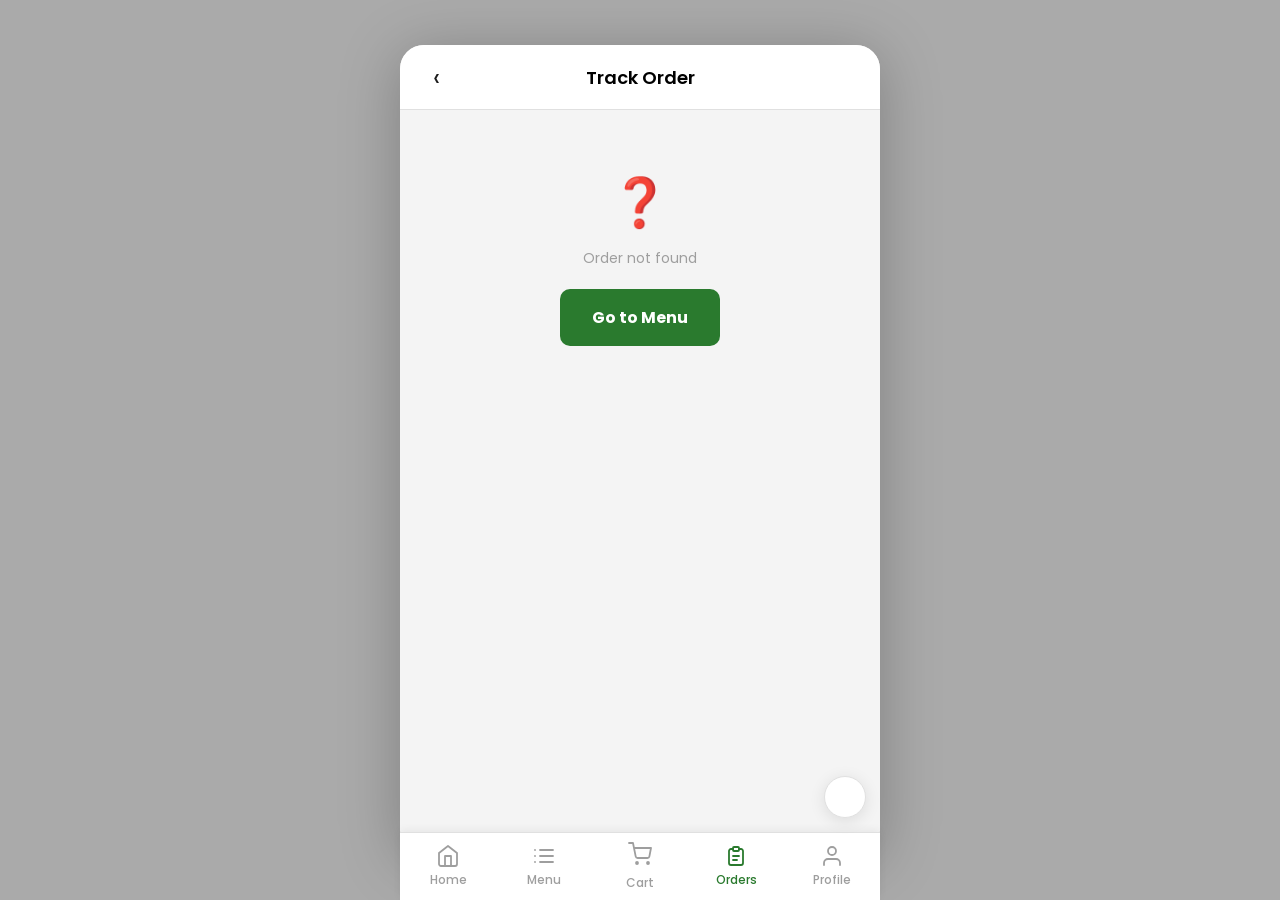
<file: track.html>
<!DOCTYPE html>
<html lang="en">
<head>
  <meta charset="UTF-8"/>
  <meta name="viewport" content="width=device-width,initial-scale=1"/>
  <title>Track Order</title>
  <link rel="stylesheet" href="style.css"/>
  <style>
    /* ── Vertical step tracker ── */
    .v-steps { padding: 16px 20px; background: var(--surface); }
    .v-step {
      display: flex; gap: 16px; position: relative;
    }
    /* vertical connector line between steps */
    .v-step:not(:last-child) .v-step-line {
      position: absolute;
      left: 13px; top: 28px;
      width: 2px; height: calc(100% - 4px);
      background: var(--border);
      z-index: 0;
    }
    .v-step.done:not(:last-child) .v-step-line  { background: var(--green); }
    .v-step.active:not(:last-child) .v-step-line { background: var(--border); }

    .v-step-icon {
      width: 28px; height: 28px; border-radius: 50%; flex-shrink: 0;
      border: 2px solid var(--border);
      background: var(--surface);
      display: flex; align-items: center; justify-content: center;
      font-size: 12px; z-index: 1; position: relative;
    }
    .v-step.done   .v-step-icon { background: var(--green);  border-color: var(--green);  color: #fff; }
    .v-step.active .v-step-icon { background: var(--orange); border-color: var(--orange); color: #fff; }

    .v-step-body { flex: 1; padding-bottom: 20px; }
    .v-step-body h4 {
      font-family: var(--font-h); font-size: 13px; font-weight: 700;
      color: var(--text-muted); margin-bottom: 2px;
    }
    .v-step.done   .v-step-body h4 { color: var(--green); }
    .v-step.active .v-step-body h4 { color: var(--orange); }
    .v-step-body p { font-size: 12px; color: var(--text-muted); }
  </style>
</head>
<body>
<div class="app has-nav">

  <!-- Top bar -->
  <div class="top-bar">
    <button class="back" onclick="history.back()">&#8249;</button>
    <h2>Track Order</h2>
    <div class="spacer"></div>
  </div>

  <div id="track-body" style="flex:1;overflow-y:auto;background:var(--page-bg);"></div>

  <!-- Bottom nav -->
  <nav class="bottom-nav">
    <a class="nav-item" href="customer.html" data-page="home">
      <svg viewBox="0 0 24 24"><path d="M3 9l9-7 9 7v11a2 2 0 0 1-2 2H5a2 2 0 0 1-2-2z"/><polyline points="9 22 9 12 15 12 15 22"/></svg>
      Home
    </a>
    <a class="nav-item" href="menu.html" data-page="menu">
      <svg viewBox="0 0 24 24"><line x1="8" y1="6" x2="21" y2="6"/><line x1="8" y1="12" x2="21" y2="12"/><line x1="8" y1="18" x2="21" y2="18"/><line x1="3" y1="6" x2="3.01" y2="6"/><line x1="3" y1="12" x2="3.01" y2="12"/><line x1="3" y1="18" x2="3.01" y2="18"/></svg>
      Menu
    </a>
    <a class="nav-item nav-cart" href="cart.html" data-page="cart">
      <div style="position:relative;display:inline-block;">
        <svg viewBox="0 0 24 24"><circle cx="9" cy="21" r="1"/><circle cx="20" cy="21" r="1"/><path d="M1 1h4l2.68 13.39a2 2 0 0 0 2 1.61h9.72a2 2 0 0 0 2-1.61L23 6H6"/></svg>
        <span class="cart-badge" id="cart-badge" style="display:none;">0</span>
      </div>
      Cart
    </a>
    <a class="nav-item active" href="orders.html" data-page="orders">
      <svg viewBox="0 0 24 24"><path d="M9 5H7a2 2 0 0 0-2 2v12a2 2 0 0 0 2 2h10a2 2 0 0 0 2-2V7a2 2 0 0 0-2-2h-2"/><rect x="9" y="3" width="6" height="4" rx="1"/><line x1="9" y1="12" x2="15" y2="12"/><line x1="9" y1="16" x2="13" y2="16"/></svg>
      Orders
    </a>
    <a class="nav-item" href="profile.html" data-page="profile">
      <svg viewBox="0 0 24 24"><path d="M20 21v-2a4 4 0 0 0-4-4H8a4 4 0 0 0-4 4v2"/><circle cx="12" cy="7" r="4"/></svg>
      Profile
    </a>
  </nav>
</div>

<div id="toast"></div>
<script src="app.js"></script>
<script>
  const params  = new URLSearchParams(location.search);
  const orderId = params.get('id');

  const STEP_LABELS = ['Order Placed', 'Being Prepared', 'Out for Delivery', 'Delivered'];
  const STEP_DESC   = ['Your order has been received', 'The kitchen is preparing your food', 'Your order is on the way', 'Enjoy your meal!'];
  const STEP_ICONS  = ['🧾', '👨‍🍳', '🛵', '✅'];

  function render() {
    const order = App.orders.find(o => o.id === orderId);
    if (!order) {
      document.getElementById('track-body').innerHTML = `
        <div style="text-align:center;padding:60px 20px;color:var(--text-muted);">
          <div style="font-size:48px;">❓</div>
          <p style="font-family:var(--font-h);font-size:14px;margin-top:12px;">Order not found</p>
          <a href="menu.html" class="btn-green" style="display:block;max-width:160px;margin:20px auto;">Go to Menu</a>
        </div>`;
      return;
    }

    const cfg     = STATUS[order.status];
    const stepIdx = cfg.step;

    /* Vertical steps HTML */
    const stepsHTML = STATUS_KEYS.map((k, i) => {
      const cls = i < stepIdx ? 'done' : i === stepIdx ? 'active' : '';
      return `
        <div class="v-step ${cls}">
          <div class="v-step-line"></div>
          <div class="v-step-icon">${i < stepIdx ? '✓' : STEP_ICONS[i]}</div>
          <div class="v-step-body">
            <h4>${STEP_LABELS[i]}</h4>
            <p>${cls ? STEP_DESC[i] : '–'}</p>
          </div>
        </div>
      `;
    }).join('');

    const itemsHTML = order.items.map(i => `
      <div class="detail-line">
        <span class="lbl">${i.name} × ${i.qty}</span>
        <span class="val">SLE ${i.price * i.qty}</span>
      </div>
    `).join('');

    const payLabel = order.payment === 'card' ? 'Credit Card' : order.payment === 'mobile' ? 'Mobile Money' : 'Cash on Delivery';

    /* Estimated time based on status */
    const ETA = { pending:'30–45 mins', preparing:'20–30 mins', transit:'5–15 mins', delivered:'Delivered' };
    const placedTime = new Date(order.placedAt).toLocaleTimeString('en-GB', { hour:'2-digit', minute:'2-digit' });
    const placedDate = new Date(order.placedAt).toLocaleDateString('en-GB', { day:'numeric', month:'short' });

    document.getElementById('track-body').innerHTML = `
      <!-- Status hero (white top card) -->
      <div style="background:var(--surface);padding:24px 20px 18px;text-align:center;border-bottom:1px solid var(--border);">
        <div style="font-size:52px;margin-bottom:8px;">${cfg.icon}</div>
        <h2 style="font-family:var(--font-h);font-size:18px;font-weight:800;color:var(--text);margin-bottom:4px;">${cfg.label}</h2>
        <p style="font-size:13px;color:var(--text-muted);">Order ${order.id}</p>
        ${order.status !== 'delivered' ? `
        <div style="display:inline-block;margin-top:10px;padding:6px 16px;background:var(--green-bg);border-radius:var(--r-pill);">
          <span style="font-family:var(--font-h);font-size:12px;font-weight:700;color:var(--green-dark);">⏱ ETA: ${ETA[order.status]}</span>
        </div>` : ''}
        <div style="display:flex;justify-content:center;gap:20px;margin-top:12px;">
          <div style="text-align:center;">
            <div style="font-size:10px;color:var(--text-muted);font-family:var(--font-h);">PLACED</div>
            <div style="font-family:var(--font-h);font-size:12px;font-weight:700;color:var(--text);">${placedTime} · ${placedDate}</div>
          </div>
          <div style="width:1px;background:var(--border);"></div>
          <div style="text-align:center;">
            <div style="font-size:10px;color:var(--text-muted);font-family:var(--font-h);">ITEMS</div>
            <div style="font-family:var(--font-h);font-size:12px;font-weight:700;color:var(--text);">${order.items.length} item${order.items.length > 1 ? 's' : ''}</div>
          </div>
          <div style="width:1px;background:var(--border);"></div>
          <div style="text-align:center;">
            <div style="font-size:10px;color:var(--text-muted);font-family:var(--font-h);">TOTAL</div>
            <div style="font-family:var(--font-h);font-size:12px;font-weight:700;color:var(--green);">SLE ${order.total}</div>
          </div>
        </div>
      </div>

      <!-- Vertical progress tracker -->
      <p class="section-head">Order Progress</p>
      <div class="v-steps">${stepsHTML}</div>

      <div class="gap8"></div>

      <!-- Order items -->
      <p class="section-head">Your Order</p>
      <div style="background:var(--surface);border-top:1px solid var(--border);border-bottom:1px solid var(--border);">
        ${itemsHTML}
        <div class="detail-line">
          <span class="lbl">Delivery Fee</span>
          <span class="val">SLE 5</span>
        </div>
        <div class="detail-line" style="font-weight:800;">
          <span class="lbl" style="font-weight:700;">Total</span>
          <span class="val">SLE ${order.total}</span>
        </div>
      </div>

      <div class="gap8"></div>

      <!-- Delivery info -->
      <p class="section-head">Delivery Info</p>
      <div style="background:var(--surface);border-top:1px solid var(--border);border-bottom:1px solid var(--border);">
        <div class="detail-line"><span class="lbl">📍 Location</span><span class="val">${order.location}</span></div>
        <div class="detail-line"><span class="lbl">💳 Payment</span><span class="val">${payLabel}</span></div>
      </div>

      <div class="gap14"></div>

      ${order.status === 'transit' ? `
      <!-- Rider info card — shown when order is out for delivery -->
      <p class="section-head">Your Rider</p>
      <div style="background:var(--surface);border-top:1px solid var(--border);border-bottom:1px solid var(--border);padding:14px 16px;display:flex;align-items:center;gap:12px;">
        <div style="width:44px;height:44px;border-radius:50%;background:linear-gradient(135deg,#0D47A1,#1565C0);display:flex;align-items:center;justify-content:center;font-size:22px;flex-shrink:0;">🛵</div>
        <div style="flex:1;">
          <div style="font-family:var(--font-h);font-size:13px;font-weight:700;color:var(--text);margin-bottom:2px;">Campus Rider</div>
          <div style="font-size:12px;color:var(--text-muted);">On the way to your location</div>
        </div>
        <button onclick="toast('📞 Call rider — coming soon!')" style="padding:8px 14px;background:var(--green-bg);color:var(--green-dark);border:none;border-radius:var(--r-pill);font-family:var(--font-h);font-size:11px;font-weight:700;cursor:pointer;">📞 Call</button>
      </div>
      <div class="gap8"></div>` : ''}

      ${order.status !== 'delivered' ? `
        <div style="padding:0 16px 8px;">
          <button onclick="shareStatus()" style="width:100%;padding:11px;background:var(--surface);border:1.5px solid var(--border);border-radius:var(--r-btn);font-family:var(--font-h);font-size:13px;font-weight:600;color:var(--text-sub);cursor:pointer;display:flex;align-items:center;justify-content:center;gap:8px;">
            📤 Share Order Status
          </button>
        </div>
        <div style="padding:0 16px 16px;">
          <button onclick="advance()" style="width:100%;padding:12px;background:var(--page-bg);border:1.5px dashed var(--border);border-radius:var(--r-btn);font-family:var(--font-h);font-size:13px;font-weight:600;color:var(--text-sub);cursor:pointer;">
            🔄 Simulate next status (demo)
          </button>
        </div>
      ` : `
        <div style="padding:0 16px 8px;">
          <div style="background:var(--green-bg);border-radius:var(--r-card);padding:14px;text-align:center;">
            <div style="font-size:28px;margin-bottom:6px;">🎉</div>
            <div style="font-family:var(--font-h);font-size:13px;font-weight:700;color:var(--green-dark);">Order delivered successfully!</div>
            <div style="font-size:12px;color:var(--text-muted);margin-top:4px;">Thank you for ordering with us</div>
          </div>
        </div>
        <div style="padding:8px 16px 16px;">
          <a href="menu.html" class="btn-green" style="display:block;text-align:center;padding:14px;">Order Again 🍽️</a>
        </div>
      `}
    `;
  }

  /* ── Share order status ── */
  function shareStatus() {
    const order = App.orders.find(o => o.id === orderId);
    if (!order) return;
    const text = `My order ${order.id} is currently "${STATUS[order.status].label}" — Local Food Delivery, UniMak Campus.`;
    if (navigator.share) {
      navigator.share({ title: 'Order Status', text });
    } else {
      navigator.clipboard.writeText(text).then(() => toast('📋 Status copied to clipboard!'));
    }
  }

  function advance() {
    const order = App.orders.find(o => o.id === orderId);
    if (!order) return;
    const i = STATUS_KEYS.indexOf(order.status);
    if (i < STATUS_KEYS.length - 1) {
      order.status = STATUS_KEYS[i + 1];
      App.setOrders(App.orders);
      toast('Status: ' + STATUS[order.status].label);
      render();
    }
  }

  render();
</script>
</body>
</html>
</file>
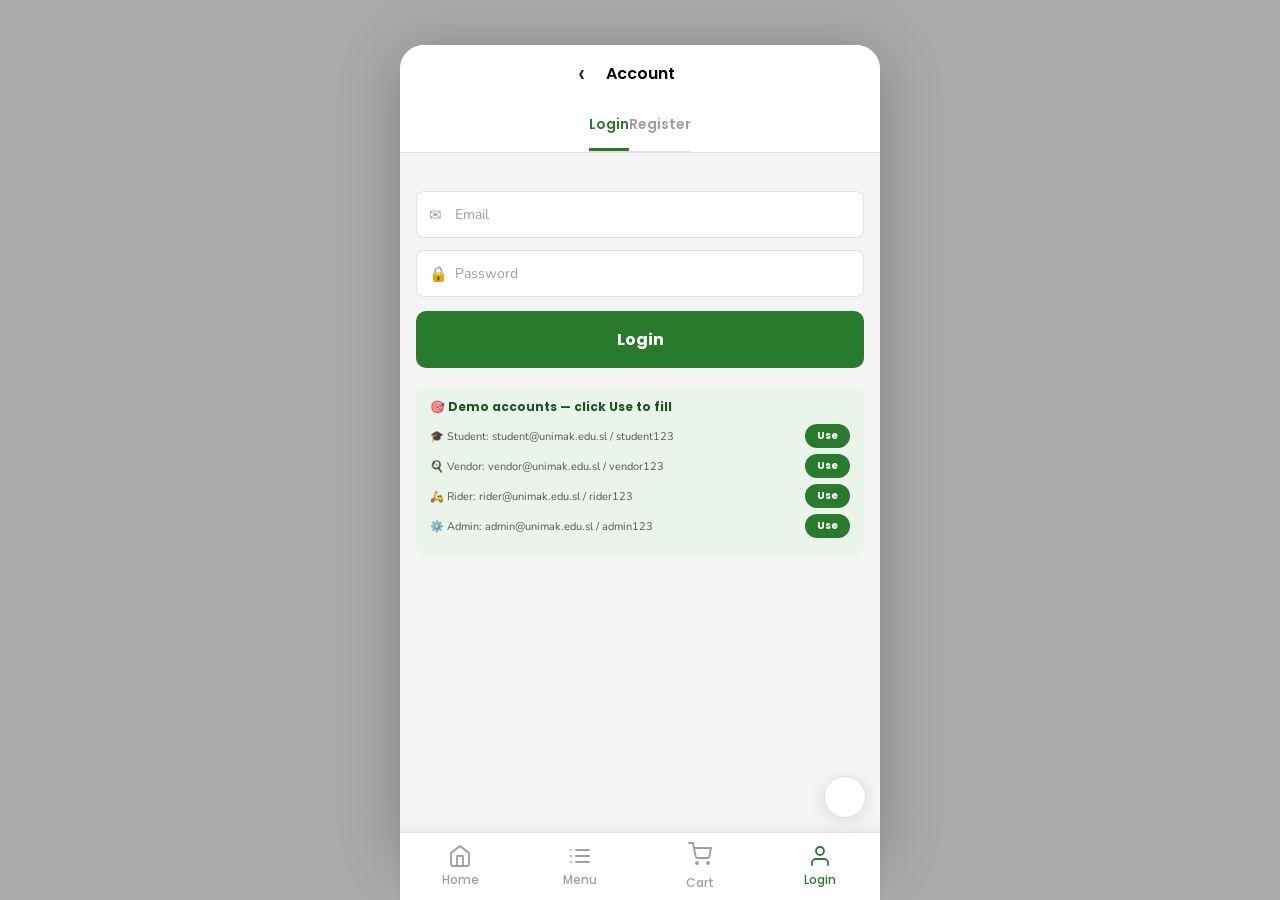
<file: vendor-earnings.html>
<!DOCTYPE html>
<html lang="en">
<head>
  <meta charset="UTF-8"/>
  <meta name="viewport" content="width=device-width,initial-scale=1"/>
  <title>Earnings — Vendor</title>
  <link rel="stylesheet" href="style.css"/>
  <style>
    .earn-hero { background:linear-gradient(135deg,var(--green-dark),var(--green)); padding:24px 20px 28px; color:#fff; }
    .earn-hero h2 { font-family:var(--font-h); font-size:15px; font-weight:600; opacity:.8; margin-bottom:4px; }
    .earn-hero .big { font-family:var(--font-h); font-size:32px; font-weight:800; }

    /* Period filter pills */
    .period-tabs {
      display:flex; gap:8px; margin-top:14px;
    }
    .period-tab {
      padding:5px 14px; border-radius:var(--r-pill); border:1.5px solid rgba(255,255,255,.4);
      font-family:var(--font-h); font-size:11px; font-weight:700;
      color:rgba(255,255,255,.7); background:rgba(255,255,255,.1);
      cursor:pointer; transition:all .2s;
    }
    .period-tab.active { background:#fff; color:var(--green-dark); border-color:#fff; }

    /* Withdrawal button */
    .withdraw-btn {
      display:flex; align-items:center; justify-content:center; gap:8px;
      width:100%; padding:13px;
      background:var(--green-bg); color:var(--green-dark);
      border:1.5px solid var(--green); border-radius:var(--r-btn);
      font-family:var(--font-h); font-size:14px; font-weight:700;
      cursor:pointer; transition:background .2s; margin-bottom:8px;
    }
    .withdraw-btn:hover { background:#d0ead0; }

    /* SVG line chart */
    .chart-wrap { background:var(--surface); margin:0; padding:16px; border-bottom:1px solid var(--border); }
    .chart-wrap h3 { font-family:var(--font-h); font-size:14px; font-weight:700; margin-bottom:12px; }
    .chart-svg { width:100%; height:140px; display:block; }
    .chart-label { font-family:var(--font-h); font-size:10px; fill:var(--text-muted); }
    .chart-val   { font-family:var(--font-h); font-size:9px; fill:var(--green); font-weight:700; }
    /* order rows */
    .earn-row { display:flex; justify-content:space-between; align-items:center; padding:12px 16px; border-bottom:1px solid var(--border); background:var(--surface); }
    .earn-row-left h4 { font-family:var(--font-h); font-size:13px; font-weight:700; }
    .earn-row-left p  { font-size:11px; color:var(--text-muted); margin-top:2px; }
    .earn-row-amt { font-family:var(--font-h); font-size:13px; font-weight:800; color:var(--green); }
  </style>
</head>
<body>
<div class="app has-nav">
  <div class="top-bar">
    <button class="back" onclick="history.back()">&#8249;</button>
    <h2>My Earnings</h2>
    <div class="spacer"></div>
  </div>

  <div style="flex:1;overflow-y:auto;background:var(--page-bg);">

    <!-- Hero total -->
    <div class="earn-hero">
      <h2 id="earn-period-label">Total Earnings</h2>
      <div class="big" id="total-earn">SLE 0</div>
      <p style="font-size:12px;opacity:.7;margin-top:4px;" id="earn-sub">0 completed orders</p>
      <!-- Period filter pills -->
      <div class="period-tabs">
        <button class="period-tab active" onclick="setPeriod('all',  this)">All Time</button>
        <button class="period-tab"        onclick="setPeriod('month',this)">This Month</button>
        <button class="period-tab"        onclick="setPeriod('week', this)">This Week</button>
        <button class="period-tab"        onclick="setPeriod('today',this)">Today</button>
      </div>
    </div>

    <!-- Summary cards -->
    <div class="stat-row" id="earn-stats"></div>

    <!-- Withdrawal button -->
    <div style="padding:0 14px 4px;">
      <button class="withdraw-btn" onclick="toast('💳 Withdrawal request sent! Processing in 1-2 business days.')">
        💳 Request Withdrawal
      </button>
    </div>

    <!-- Line chart -->
    <div class="chart-wrap">
      <h3>📈 Weekly Overview</h3>
      <svg class="chart-svg" id="earn-chart" viewBox="0 0 320 120" preserveAspectRatio="none"></svg>
    </div>

    <!-- Completed orders list -->
    <p class="section-head" style="margin-top:8px;">Completed Orders</p>
    <div id="earn-orders"></div>
    <div style="height:16px;"></div>
  </div>

  <nav class="bottom-nav">
    <a class="nav-item" href="vendor.html">
      <svg viewBox="0 0 24 24"><path d="M3 9l9-7 9 7v11a2 2 0 0 1-2 2H5a2 2 0 0 1-2-2z"/><polyline points="9 22 9 12 15 12 15 22"/></svg>Dashboard
    </a>
    <a class="nav-item" href="vendor-orders.html">
      <svg viewBox="0 0 24 24"><path d="M9 5H7a2 2 0 0 0-2 2v12a2 2 0 0 0 2 2h10a2 2 0 0 0 2-2V7a2 2 0 0 0-2-2h-2"/><rect x="9" y="3" width="6" height="4" rx="1"/></svg>Orders
    </a>
    <a class="nav-item" href="vendor-menu.html">
      <svg viewBox="0 0 24 24"><line x1="8" y1="6" x2="21" y2="6"/><line x1="8" y1="12" x2="21" y2="12"/><line x1="8" y1="18" x2="21" y2="18"/><line x1="3" y1="6" x2="3.01" y2="6"/><line x1="3" y1="12" x2="3.01" y2="12"/><line x1="3" y1="18" x2="3.01" y2="18"/></svg>Menu
    </a>
    <a class="nav-item active" href="vendor-earnings.html">
      <svg viewBox="0 0 24 24"><line x1="12" y1="1" x2="12" y2="23"/><path d="M17 5H9.5a3.5 3.5 0 0 0 0 7h5a3.5 3.5 0 0 1 0 7H6"/></svg>Earnings
    </a>
  </nav>
</div>
<div id="toast"></div>
<script src="app.js"></script>
<script>
  requireAuth();
  if (App.user.role !== 'vendor' && App.user.role !== 'admin') window.location.href = 'menu.html';

  let activePeriod = 'all';

  function setPeriod(period, btn) {
    activePeriod = period;
    document.querySelectorAll('.period-tab').forEach(b => b.classList.remove('active'));
    btn.classList.add('active');
    const labels = { all:'Total Earnings', month:"This Month's Earnings", week:"This Week's Earnings", today:"Today's Earnings" };
    document.getElementById('earn-period-label').textContent = labels[period];
    render();
  }

  function filterByPeriod(orders) {
    const now   = new Date();
    const today = now.toDateString();
    if (activePeriod === 'today') return orders.filter(o => new Date(o.placedAt).toDateString() === today);
    if (activePeriod === 'week')  return orders.filter(o => {
      const d = new Date(o.placedAt);
      const diff = (now - d) / (1000 * 60 * 60 * 24);
      return diff <= 7;
    });
    if (activePeriod === 'month') return orders.filter(o => {
      const d = new Date(o.placedAt);
      return d.getMonth() === now.getMonth() && d.getFullYear() === now.getFullYear();
    });
    return orders;
  }

  function render() {
    const all       = App.orders;
    const delivered = all.filter(o => o.status === 'delivered');
    const filtered  = filterByPeriod(delivered);
    const total     = filtered.reduce((s,o) => s+o.total, 0);
    const avg       = filtered.length ? Math.round(total / filtered.length) : 0;
    const today     = delivered.filter(o => new Date(o.placedAt).toDateString() === new Date().toDateString());
    const todayAmt  = today.reduce((s,o) => s+o.total, 0);

    document.getElementById('total-earn').textContent = 'SLE ' + total;
    document.getElementById('earn-sub').textContent   = filtered.length + ' completed order' + (filtered.length===1?'':'s');

    document.getElementById('earn-stats').innerHTML = `
      <div class="stat-box"><div class="sn" style="font-size:15px;">SLE ${todayAmt}</div><div class="sl">Today</div></div>
      <div class="stat-box"><div class="sn" style="font-size:15px;">SLE ${avg}</div><div class="sl">Avg Order</div></div>
      <div class="stat-box"><div class="sn">${filtered.length}</div><div class="sl">Orders</div></div>
    `;

    /* Line chart — 7 mock + real data points */
    const days  = ['Mon','Tue','Wed','Thu','Fri','Sat','Sun'];
    const vals  = [120, 340, 210, 480, 390, 560, total || 0];
    const max   = Math.max(...vals, 1);
    const W=320, H=100, pad=30;
    const pts = vals.map((v,i) => {
      const x = pad + (i/(vals.length-1))*(W-2*pad);
      const y = H - pad - (v/max)*(H-2*pad);
      return {x,y,v};
    });
    const polyline = pts.map(p=>`${p.x},${p.y}`).join(' ');
    /* Filled area path */
    const areaPath = `M${pts[0].x},${H-pad} ` + pts.map(p=>`L${p.x},${p.y}`).join(' ') + ` L${pts[pts.length-1].x},${H-pad} Z`;

    document.getElementById('earn-chart').innerHTML = `
      <defs>
        <linearGradient id="g" x1="0" y1="0" x2="0" y2="1">
          <stop offset="0%" stop-color="#2A7A2E" stop-opacity="0.25"/>
          <stop offset="100%" stop-color="#2A7A2E" stop-opacity="0"/>
        </linearGradient>
      </defs>
      <!-- Area fill -->
      <path d="${areaPath}" fill="url(#g)"/>
      <!-- Grid lines -->
      ${[0,.25,.5,.75,1].map(t=>`<line x1="${pad}" y1="${H-pad-(t*(H-2*pad))}" x2="${W-pad}" y2="${H-pad-(t*(H-2*pad))}" stroke="#E0E0E0" stroke-width="0.5"/>`).join('')}
      <!-- Line -->
      <polyline points="${polyline}" fill="none" stroke="#2A7A2E" stroke-width="2" stroke-linejoin="round" stroke-linecap="round"/>
      <!-- Dots + value labels -->
      ${pts.map((p,i)=>`
        <circle cx="${p.x}" cy="${p.y}" r="3" fill="#2A7A2E"/>
        <text x="${p.x}" y="${p.y-7}" text-anchor="middle" class="chart-val">SLE ${p.v}</text>
        <text x="${p.x}" y="${H-8}" text-anchor="middle" class="chart-label">${days[i]}</text>
      `).join('')}
    `;

    /* Completed orders list */
    const el = document.getElementById('earn-orders');
    if (delivered.length === 0) {
      el.innerHTML = `<p style="padding:16px;font-size:13px;color:var(--text-muted);">No completed orders yet.</p>`;
      return;
    }
    el.innerHTML = delivered.slice(0,20).map(o => {
      const d = new Date(o.placedAt).toLocaleDateString('en-GB',{day:'numeric',month:'short'});
      return `
      <div class="earn-row">
        <div class="earn-row-left">
          <h4>${o.id}</h4>
          <p>${o.items.length} item(s) · ${d} · ${o.location}</p>
        </div>
        <span class="earn-row-amt">SLE ${o.total}</span>
      </div>`;
    }).join('');
  }
  render();
</script>
</body>
</html>
</file>
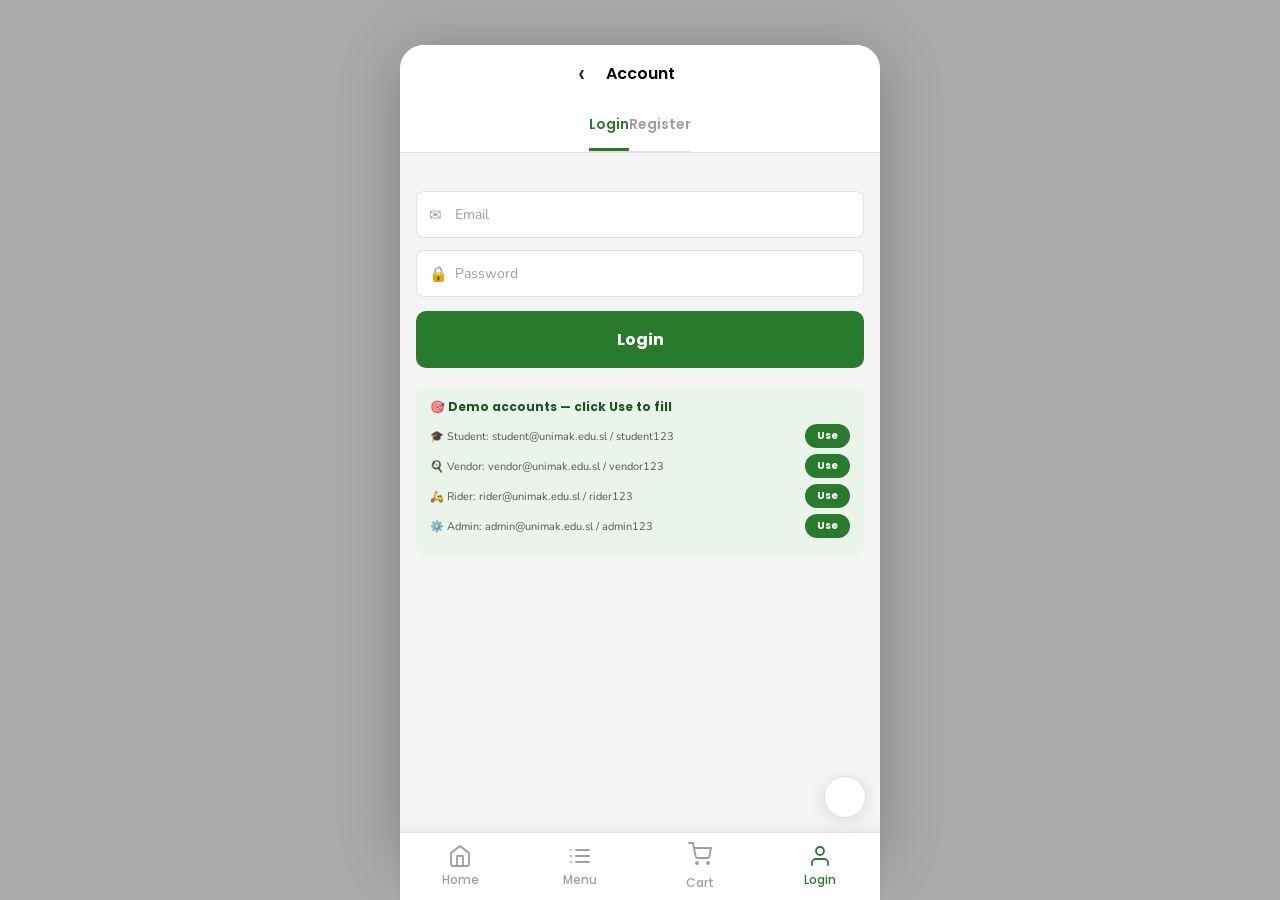
<file: vendor.html>
<!DOCTYPE html>
<html lang="en">
<head>
  <meta charset="UTF-8"/>
  <meta name="viewport" content="width=device-width,initial-scale=1"/>
  <title>Vendor Dashboard</title>
  <link rel="stylesheet" href="style.css"/>
  <style>
    /* Vendor quick-action grid */
    .action-grid {
      display: grid;
      grid-template-columns: 1fr 1fr;
      gap: 10px;
      padding: 0 14px;
    }
    .action-btn {
      padding: 14px 10px;
      border-radius: var(--r-card);
      border: none;
      font-family: var(--font-h);
      font-size: 13px;
      font-weight: 700;
      cursor: pointer;
      display: flex;
      flex-direction: column;
      align-items: center;
      gap: 6px;
      transition: opacity .2s;
    }
    .action-btn:hover { opacity: .85; }
    .action-btn span { font-size: 24px; }
    .ab-accept { background: var(--green-bg);  color: var(--green-dark); }
    .ab-reject { background: #FFEBEE; color: #C62828; }
    .ab-menu   { background: #FFF3E0; color: #E65100; }
    .ab-earn   { background: #E3F2FD; color: #1565C0; }
  </style>
</head>
<body>
<div class="app has-nav">

  <!-- Green hero banner -->
  <div class="hero-banner">
    <div style="display:flex;justify-content:space-between;align-items:center;margin-bottom:16px;">
      <div>
        <h2 id="vendor-name">Vendor Dashboard</h2>
        <p id="vendor-welcome">Welcome!</p>
      </div>
      <div style="font-size:38px;">🏪</div>
    </div>
    <!-- Quick action grid inside hero -->
    <div class="action-grid" style="padding:0;">
  <button class="action-btn ab-accept" onclick="toast('Accepting orders...')">
    <span>✅</span>Accept Order
  </button>

  <button class="action-btn ab-reject" onclick="toast('Rejecting order...')">
    <span>❌</span>Reject Order
  </button>

  <button class="action-btn ab-menu" onclick="toast('Menu management coming soon!')">
    <span>🍽️</span>Manage Menu
  </button>

  <button class="action-btn ab-earn" onclick="window.location.href='vendor-earnings.html'">
    <span>💰</span>View Earnings
  </button>
</div>
  </div>

  <div style="flex:1;overflow-y:auto;">

    <!-- Stats row -->
    <div class="stat-row" id="vendor-stats"></div>

    <!-- New / pending orders -->
    <p class="section-head">New Orders</p>
    <div id="vendor-orders"></div>

    <!-- Logout -->
    <div style="padding:0 14px 20px;">
      <button class="btn-green" style="background:#F5F5F5;color:var(--text);border:1.5px solid var(--border);" onclick="App.logout()">🚪 Logout</button>
    </div>

  </div>

  <!-- Bottom nav -->
  <nav class="bottom-nav">
    <a class="nav-item active" href="vendor.html">
      <svg viewBox="0 0 24 24"><path d="M3 9l9-7 9 7v11a2 2 0 0 1-2 2H5a2 2 0 0 1-2-2z"/><polyline points="9 22 9 12 15 12 15 22"/></svg>
      Dashboard
    </a>
    <a class="nav-item" onclick="toast('Orders list coming soon!')">
      <svg viewBox="0 0 24 24"><line x1="8" y1="6" x2="21" y2="6"/><line x1="8" y1="12" x2="21" y2="12"/><line x1="8" y1="18" x2="21" y2="18"/><line x1="3" y1="6" x2="3.01" y2="6"/><line x1="3" y1="12" x2="3.01" y2="12"/><line x1="3" y1="18" x2="3.01" y2="18"/></svg>
      Orders
    </a>
    <a class="nav-item" onclick="toast('Menu editor coming soon!')">
      <svg viewBox="0 0 24 24"><circle cx="9" cy="21" r="1"/><circle cx="20" cy="21" r="1"/><path d="M1 1h4l2.68 13.39a2 2 0 0 0 2 1.61h9.72a2 2 0 0 0 2-1.61L23 6H6"/></svg>
      Menu
    </a>
    <a class="nav-item" href="vendor-earnings.html"">
      <svg viewBox="0 0 24 24"><path d="M20 21v-2a4 4 0 0 0-4-4H8a4 4 0 0 0-4 4v2"/><circle cx="12" cy="7" r="4"/></svg>
      Earnings
    </a>
  </nav>

</div>
<div id="toast"></div>
<script src="app.js"></script>
<script>
  requireAuth();
  if (App.user.role !== 'vendor' && App.user.role !== 'admin') window.location.href = 'menu.html';

  function render() {
    const u = App.user;
    document.getElementById('vendor-name').textContent    = u.name;
    document.getElementById('vendor-welcome').textContent = 'Welcome, ' + u.name.split(' ')[0] + '!';

    const all      = App.orders;
    const pending  = all.filter(o => o.status === 'pending');
    const prepping = all.filter(o => o.status === 'preparing');
    const done     = all.filter(o => o.status === 'delivered');

    document.getElementById('vendor-stats').innerHTML = `
      <div class="stat-box"><div class="sn">${pending.length}</div><div class="sl">Pending</div></div>
      <div class="stat-box"><div class="sn">${prepping.length}</div><div class="sl">Preparing</div></div>
      <div class="stat-box"><div class="sn">${done.length}</div><div class="sl">Delivered</div></div>
    `;

    const active = all.filter(o => o.status === 'pending' || o.status === 'preparing');
    const vord   = document.getElementById('vendor-orders');

    if (active.length === 0) {
      vord.innerHTML = `<p style="padding:16px;font-size:13px;color:var(--text-muted);">No new orders right now.</p>`;
      return;
    }

    vord.innerHTML = active.map(o => `
      <div class="order-card">
        <div class="order-card-head">
          <span class="order-card-id">${o.id}</span>
          <span class="status-badge ${o.status==='pending'?'s-pending':'s-preparing'}">${o.status==='pending'?'New':'Preparing'}</span>
        </div>
        <div class="order-card-items">${o.items.map(i=>i.name+'×'+i.qty).join(', ')}</div>
        <div style="font-size:12px;color:var(--text-muted);margin-bottom:10px;">📍 ${o.location} · SLE ${o.total}</div>
        <div class="order-card-footer">
          <button class="oc-btn oc-accept" onclick="acceptOrder('${o.id}')">✅ Accept</button>
          <button class="oc-btn oc-reject" onclick="rejectOrder('${o.id}')">❌ Reject</button>
        </div>
      </div>
    `).join('');
  }

  function acceptOrder(id) {
    const orders = App.orders;
    const o = orders.find(x => x.id === id);
    if (o) { o.status = 'preparing'; App.setOrders(orders); toast('Order ' + id + ' accepted!'); render(); }
  }
  function rejectOrder(id) {
    const orders = App.orders;
    const o = orders.find(x => x.id === id);
    if (o) { o.status = 'cancelled'; App.setOrders(orders); toast('Order ' + id + ' rejected.'); render(); }
  }

  render();
</script>
</body>
</html>
</file>
<file: style.css>
/* ================================================================
   style.css — Universal Stylesheet
   Local Food Menu & Delivery System — UniMak, Yoni Campus
   Fully responsive: mobile · tablet · desktop · large screens
================================================================ */

@import url('https://fonts.googleapis.com/css2?family=Poppins:wght@400;500;600;700;800&family=Nunito:wght@400;600;700&display=swap');

/* ── Design Tokens ─────────────────────────────────────────── */
:root {
  --green:        #2A7A2E;
  --green-dark:   #1B5220;
  --green-bg:     #EAF4EA;
  --orange:       #D95F02;
  --orange-hover: #B84D00;
  --white:        #FFFFFF;
  --page-bg:      #F4F4F4;
  --surface:      #FFFFFF;
  --border:       #E0E0E0;
  --border-focus: #2A7A2E;
  --text:         #1C1C1C;
  --text-sub:     #555555;
  --text-muted:   #9E9E9E;
  --shadow-sm:    0 1px 4px rgba(0,0,0,0.07);
  --shadow-md:    0 3px 16px rgba(0,0,0,0.10);
  --r-input:  8px;
  --r-btn:   10px;
  --r-card:  12px;
  --r-pill:  99px;
  --font-h: 'Poppins', sans-serif;
  --font-b: 'Nunito', sans-serif;
  --nav-h:  62px;

  /* Responsive app width — fluid on all screens */
  --app-w: 100%;
  --app-max: 480px;
}

/* ── Reset ───────────────────────────────────────────────────── */
*, *::before, *::after { box-sizing: border-box; margin: 0; padding: 0; }
html { font-size: 16px; scroll-behavior: smooth;  }
a { text-decoration: none; color: inherit; }
ul { list-style: none; }
img { display: block; max-width: 100%; height: auto; }
button { cursor: pointer; font-family: var(--font-h); border: none; outline: none; }
input, select, textarea { font-family: var(--font-b); outline: none; }

/* ── App shell ───────────────────────────────────────────────── */
body {
  font-family: var(--font-b);
  background: #D0D0D0;
  min-height: 100vh;
  display: flex;
  justify-content: center;
  align-items: flex-start;
}

.app {
  width: var(--app-w);
  max-width: var(--app-max);
  min-height: 100vh;
  background: var(--page-bg);
  position: relative;
  display: flex;
  flex-direction: column;
  box-shadow: 0 0 40px rgba(0,0,0,0.18);
}

.app.has-nav { padding-bottom: var(--nav-h); }

/* ── Top bar ─────────────────────────────────────────────────── */
.top-bar {
  display: flex;
  align-items: center;
  gap: 10px;
  padding: 14px 16px;
  background: var(--surface);
  border-bottom: 1px solid var(--border);
  position: relative;
  z-index: 10;
}
.top-bar .back {
  width: 32px; height: 32px;
  display: flex; align-items: center; justify-content: center;
  font-size: 26px; color: var(--text);
  background: none; border: none; cursor: pointer; flex-shrink: 0;
}
.top-bar h2 {
  font-family: var(--font-h);
  font-size: clamp(14px, 4vw, 16px);
  font-weight: 600; flex: 1; text-align: center;
}
.top-bar .spacer { width: 32px; flex-shrink: 0; }

/* ── Form inputs ─────────────────────────────────────────────── */
.field { position: relative; margin-bottom: 12px; }
.field .icon {
  position: absolute; left: 13px; top: 50%;
  transform: translateY(-50%);
  font-size: 15px; color: var(--text-muted); pointer-events: none;
}
.field input {
  width: 100%;
  padding: 13px 13px 13px 38px;
  background: var(--surface);
  border: 1.5px solid var(--border);
  border-radius: var(--r-input);
  font-size: clamp(13px, 3.5vw, 14px);
  color: var(--text); transition: border-color .2s;
}
.field input::placeholder { color: var(--text-muted); }
.field input:focus { border-color: var(--border-focus); }

/* ── Role radio ─────────────────────────────────────────────── */
.role-label {
  font-family: var(--font-h); font-size: 13px; font-weight: 500;
  color: var(--text-sub); margin-bottom: 8px;
}
.role-row {
  display: flex; align-items: center; gap: 6px;
  flex-wrap: wrap; margin-bottom: 14px;
}
.role-row label {
  display: flex; align-items: center; gap: 5px;
  font-size: 13px; color: var(--text-sub); cursor: pointer;
}
.role-row input[type="radio"] { accent-color: var(--green); }

/* ── Buttons ─────────────────────────────────────────────────── */
.btn-green {
  display: block; width: 100%; padding: 14px;
  background: var(--green); color: var(--white);
  font-family: var(--font-h);
  font-size: clamp(13px, 3.5vw, 15px);
  font-weight: 700; border-radius: var(--r-btn);
  text-align: center; border: none; cursor: pointer;
  transition: background .2s, transform .1s;
  -webkit-tap-highlight-color: transparent;
}
.btn-green:hover  { background: var(--green-dark); }
.btn-green:active { transform: scale(.98); }

.btn-orange {
  display: block; width: 100%; padding: 14px;
  background: var(--orange); color: var(--white);
  font-family: var(--font-h);
  font-size: clamp(13px, 3.5vw, 15px);
  font-weight: 700; border-radius: var(--r-btn);
  text-align: center; border: none; cursor: pointer;
  transition: background .2s;
  -webkit-tap-highlight-color: transparent;
}
.btn-orange:hover { background: var(--orange-hover); }

.btn-add {
  display: inline-block; padding: 7px 18px;
  background: var(--green); color: var(--white);
  font-family: var(--font-h); font-size: 12px; font-weight: 600;
  border-radius: var(--r-btn); border: none; cursor: pointer;
  transition: background .2s;
  -webkit-tap-highlight-color: transparent;
}
.btn-add:hover { background: var(--green-dark); }

/* ── Bottom navigation bar ───────────────────────────────────── */
.bottom-nav {
  position: fixed; bottom: 0;
  left: 50%; transform: translateX(-50%);
  width: 100%; max-width: var(--app-max);
  height: var(--nav-h);
  background: var(--surface);
  border-top: 1px solid var(--border);
  display: flex; align-items: center; justify-content: space-around;
  z-index: 100;
  box-shadow: 0 -2px 8px rgba(0,0,0,0.06);
}
.nav-item {
  display: flex; flex-direction: column;
  align-items: center; gap: 3px;
  text-decoration: none; color: var(--text-muted);
  font-family: var(--font-h);
  font-size: clamp(9px, 2.5vw, 10px);
  font-weight: 500; padding: 6px 8px;
  border-radius: 8px; transition: color .2s;
  cursor: pointer; background: none; border: none;
  -webkit-tap-highlight-color: transparent;
  flex: 1; justify-content: center;
}
.nav-item svg {
  width: clamp(20px, 5vw, 22px);
  height: clamp(20px, 5vw, 22px);
  stroke: currentColor; fill: none;
  stroke-width: 1.8; stroke-linecap: round; stroke-linejoin: round;
}
.nav-item.active { color: var(--green); }

.nav-cart { position: relative; }
.cart-badge {
  position: absolute; top: 2px; right: 4px;
  background: var(--orange); color: #fff;
  font-size: 9px; font-weight: 700;
  min-width: 15px; height: 15px;
  border-radius: 50%;
  display: flex; align-items: center; justify-content: center;
  font-family: var(--font-h);
}

/* ── Food menu list item ─────────────────────────────────────── */
.food-item {
  display: flex; align-items: flex-start; gap: 12px;
  background: var(--surface); padding: 12px;
  border-bottom: 1px solid var(--border);
}
.food-item:last-child { border-bottom: none; }
.food-thumb {
  width: clamp(72px, 20vw, 88px);
  height: clamp(72px, 20vw, 88px);
  border-radius: var(--r-card); object-fit: cover; flex-shrink: 0;
}
.food-info { flex: 1; min-width: 0; }
.food-name {
  font-family: var(--font-h);
  font-size: clamp(13px, 3.5vw, 14px);
  font-weight: 700; margin-bottom: 3px;
  white-space: nowrap; overflow: hidden; text-overflow: ellipsis;
}
.food-price {
  font-family: var(--font-h);
  font-size: clamp(12px, 3vw, 13px);
  font-weight: 600; color: var(--text-sub); margin-bottom: 2px;
}
.food-prep { font-size: 11px; color: var(--text-muted); margin-bottom: 8px; }

/* ── Cart item ───────────────────────────────────────────────── */
.cart-item {
  display: flex; align-items: center; gap: 12px;
  background: var(--surface); padding: 12px 14px;
  border-bottom: 1px solid var(--border);
}
.cart-thumb {
  width: clamp(52px, 15vw, 60px);
  height: clamp(52px, 15vw, 60px);
  border-radius: var(--r-card); object-fit: cover; flex-shrink: 0;
}
.cart-info { flex: 1; min-width: 0; }
.cart-name {
  font-family: var(--font-h); font-size: clamp(12px, 3.5vw, 13px);
  font-weight: 700; white-space: nowrap; overflow: hidden; text-overflow: ellipsis;
}
.cart-price {
  font-family: var(--font-h); font-size: 13px;
  font-weight: 700; color: var(--text-sub);
}
.qty-row { display: flex; align-items: center; gap: 10px; margin-top: 6px; }
.qty-btn {
  width: 28px; height: 28px; border-radius: 50%;
  border: 1.5px solid var(--border); background: var(--surface);
  font-size: 16px; font-weight: 700;
  display: flex; align-items: center; justify-content: center;
  cursor: pointer; color: var(--text); transition: border-color .2s;
  -webkit-tap-highlight-color: transparent;
}
.qty-btn:hover { border-color: var(--green); color: var(--green); }
.qty-val {
  font-family: var(--font-h); font-size: 14px;
  font-weight: 700; min-width: 18px; text-align: center;
}

/* ── Info row ────────────────────────────────────────────────── */
.info-row {
  display: flex; justify-content: space-between; align-items: center;
  padding: 13px 16px; background: var(--surface);
  border-bottom: 1px solid var(--border); font-size: 14px;
}
.info-row .label { color: var(--text-sub); font-family: var(--font-h); font-weight: 500; }
.info-row .value { font-family: var(--font-h); font-weight: 700; color: var(--text); }
.info-row.total-row .label { font-size: 15px; font-weight: 700; color: var(--text); }
.info-row.total-row .value { font-size: 15px; color: var(--text); }

/* ── Section heading ─────────────────────────────────────────── */
.section-head {
  padding: 14px 16px 8px;
  font-family: var(--font-h);
  font-size: clamp(13px, 3.5vw, 14px);
  font-weight: 700; color: var(--text);
}

/* ── Detail block (checkout) ─────────────────────────────────── */
.detail-block {
  background: var(--surface);
  border-top: 1px solid var(--border);
  border-bottom: 1px solid var(--border);
  padding: 14px 16px;
  display: flex; align-items: flex-start; gap: 12px;
}
.detail-block .icon { font-size: 20px; flex-shrink: 0; margin-top: 2px; }
.detail-block .text { flex: 1; min-width: 0; }
.detail-block .text strong {
  display: block; font-family: var(--font-h);
  font-size: 13px; font-weight: 700; margin-bottom: 2px;
}
.detail-block .text span { font-size: 12px; color: var(--text-sub); }
.edit-btn {
  padding: 6px 14px; border: 1.5px solid var(--border);
  border-radius: var(--r-pill);
  font-family: var(--font-h); font-size: 12px; font-weight: 600;
  background: var(--surface); color: var(--text-sub);
  cursor: pointer; flex-shrink: 0; align-self: center;
}

/* ── Toast ───────────────────────────────────────────────────── */
#toast {
  position: fixed;
  bottom: calc(var(--nav-h) + 12px);
  left: 50%; transform: translateX(-50%) translateY(10px);
  background: #1a1a1a; color: #fff;
  padding: 10px 22px; border-radius: var(--r-pill);
  font-family: var(--font-h); font-size: 13px; font-weight: 500;
  opacity: 0; transition: opacity .25s, transform .25s;
  z-index: 9999; white-space: nowrap; pointer-events: none;
  max-width: 90vw; text-align: center;
}
#toast.show { opacity: 1; transform: translateX(-50%) translateY(0); }

/* ── Status badges ───────────────────────────────────────────── */
.status-badge {
  display: inline-block; padding: 4px 10px;
  border-radius: var(--r-pill);
  font-family: var(--font-h); font-size: 11px; font-weight: 700;
  white-space: nowrap;
}
.s-pending   { background: #FFF3E0; color: #E65100; }
.s-preparing { background: #E3F2FD; color: #1565C0; }
.s-transit   { background: #F3E5F5; color: #6A1B9A; }
.s-delivered { background: var(--green-bg); color: var(--green-dark); }

/* ── Vertical order tracking steps ──────────────────────────── */
.v-steps { padding: 16px 20px; background: var(--surface); }
.v-step { display: flex; gap: 16px; position: relative; }
.v-step:not(:last-child) .v-step-line {
  position: absolute; left: 13px; top: 28px;
  width: 2px; height: calc(100% - 4px);
  background: var(--border); z-index: 0;
}
.v-step.done:not(:last-child)   .v-step-line { background: var(--green); }
.v-step.active:not(:last-child) .v-step-line { background: var(--border); }
.v-step-icon {
  width: 28px; height: 28px; border-radius: 50%; flex-shrink: 0;
  border: 2px solid var(--border); background: var(--surface);
  display: flex; align-items: center; justify-content: center;
  font-size: 12px; z-index: 1; position: relative;
}
.v-step.done   .v-step-icon { background: var(--green);  border-color: var(--green);  color: #fff; }
.v-step.active .v-step-icon { background: var(--orange); border-color: var(--orange); color: #fff; }
.v-step-body { flex: 1; padding-bottom: 20px; }
.v-step-body h4 {
  font-family: var(--font-h); font-size: 13px; font-weight: 700;
  color: var(--text-muted); margin-bottom: 2px;
}
.v-step.done   .v-step-body h4 { color: var(--green); }
.v-step.active .v-step-body h4 { color: var(--orange); }
.v-step-body p { font-size: 12px; color: var(--text-muted); }

/* ── Dashboard order cards ───────────────────────────────────── */
.order-card {
  background: var(--surface); border-radius: var(--r-card);
  padding: 14px; margin: 0 14px 10px;
  box-shadow: var(--shadow-sm); border-left: 4px solid var(--green);
}
.order-card-head {
  display: flex; justify-content: space-between;
  align-items: center; margin-bottom: 8px;
}
.order-card-id {
  font-family: var(--font-h); font-size: 14px; font-weight: 700;
}
.order-card-items { font-size: 12px; color: var(--text-sub); margin-bottom: 10px; }
.order-card-footer { display: flex; gap: 8px; }
.oc-btn {
  flex: 1; padding: 9px; border-radius: var(--r-btn);
  font-family: var(--font-h); font-size: 12px; font-weight: 700;
  border: none; cursor: pointer; transition: opacity .2s;
  -webkit-tap-highlight-color: transparent;
}
.oc-btn:hover { opacity: .85; }
.oc-accept  { background: var(--green);  color: #fff; }
.oc-reject  { background: #FFEBEE; color: #C62828; }
.oc-deliver { background: var(--orange); color: #fff; }

/* ── Stat boxes ──────────────────────────────────────────────── */
.stat-row { display: flex; gap: 10px; padding: 14px; }
.stat-box {
  flex: 1; background: var(--surface); border-radius: var(--r-card);
  padding: 14px 10px; text-align: center; box-shadow: var(--shadow-sm);
}
.stat-box .sn {
  font-family: var(--font-h);
  font-size: clamp(18px, 5vw, 22px);
  font-weight: 800; color: var(--green);
}
.stat-box .sl { font-size: 11px; color: var(--text-muted); margin-top: 2px; }

/* ── Hero banner ─────────────────────────────────────────────── */
.hero-banner {
  background: linear-gradient(135deg, var(--green-dark), var(--green));
  padding: clamp(20px, 5vw, 36px) 20px clamp(18px, 4vw, 28px);
  color: #fff;
}
.hero-banner h2 {
  font-family: var(--font-h);
  font-size: clamp(16px, 4.5vw, 18px);
  font-weight: 800; margin-bottom: 4px;
}
.hero-banner p { font-size: clamp(12px, 3vw, 13px); opacity: .8; }

/* ── Action grid (vendor/admin) ──────────────────────────────── */
.action-grid-2x2 { display: grid; grid-template-columns: 1fr 1fr; gap: 10px; }
.act-btn {
  display: flex; align-items: center; gap: 8px;
  padding: 11px 12px; border-radius: 10px;
  border: none; cursor: pointer;
  font-family: var(--font-h); font-size: clamp(11px, 3vw, 12px);
  font-weight: 700; transition: opacity .2s;
  -webkit-tap-highlight-color: transparent;
}
.act-btn:hover { opacity: .85; }
.act-btn svg {
  width: 18px; height: 18px; stroke: currentColor; fill: none;
  stroke-width: 2; stroke-linecap: round; stroke-linejoin: round; flex-shrink: 0;
}
.act-green  { background: var(--green);  color: #fff; }
.act-orange { background: var(--orange); color: #fff; }
.act-blue   { background: #1565C0;       color: #fff; }
.act-red    { background: #C62828;       color: #fff; }
.act-purple { background: #6A1B9A;       color: #fff; }

/* ── Mgmt rows (admin) ───────────────────────────────────────── */
.mgmt-row {
  display: flex; align-items: center; gap: 12px;
  padding: 14px 16px; background: var(--surface);
  border-bottom: 1px solid var(--border);
  cursor: pointer; transition: background .15s;
}
.mgmt-row:hover { background: var(--green-bg); }
.mgmt-icon {
  width: 40px; height: 40px; border-radius: var(--r-card);
  display: flex; align-items: center; justify-content: center;
  font-size: 20px; flex-shrink: 0;
}
.mgmt-row h4 {
  font-family: var(--font-h); font-size: 14px;
  font-weight: 700; margin-bottom: 2px;
}
.mgmt-row p { font-size: 12px; color: var(--text-muted); }
.mgmt-row .arrow { margin-left: auto; color: var(--text-muted); font-size: 18px; }

/* ── Auth tabs ───────────────────────────────────────────────── */
.auth-tabs { display: flex; background: var(--surface); border-bottom: 1px solid var(--border); }
.auth-tab {
  flex: 1; padding: 13px 0; background: none; border: none;
  border-bottom: 3px solid transparent;
  font-family: var(--font-h); font-size: 14px; font-weight: 600;
  color: var(--text-muted); cursor: pointer; transition: color .2s, border-color .2s;
}
.auth-tab.active { color: var(--green); border-bottom-color: var(--green); }

/* ── Demo box ────────────────────────────────────────────────── */
.demo-box {
  background: var(--green-bg); border-radius: var(--r-card);
  padding: 12px 14px; margin-top: 18px;
}
.demo-box h4 {
  font-family: var(--font-h); font-size: 12px; font-weight: 700;
  color: var(--green-dark); margin-bottom: 8px;
}
.demo-row {
  display: flex; justify-content: space-between;
  align-items: center; margin-bottom: 6px; flex-wrap: wrap; gap: 4px;
}
.demo-row span { font-size: 11px; color: var(--text-sub); flex: 1; min-width: 0; }
.demo-use {
  padding: 4px 12px; background: var(--green); color: #fff;
  border: none; border-radius: var(--r-pill);
  font-family: var(--font-h); font-size: 10px; font-weight: 700;
  cursor: pointer; flex-shrink: 0;
}

/* ── Track hero ──────────────────────────────────────────────── */
.track-hero {
  background: var(--green); color: #fff;
  text-align: center; padding: 32px 20px 28px;
}
.track-icon { font-size: clamp(44px, 12vw, 56px); margin-bottom: 10px; }
.track-hero h2 {
  font-family: var(--font-h);
  font-size: clamp(17px, 5vw, 20px);
  font-weight: 800; margin-bottom: 4px;
}
.track-hero p { font-size: 13px; opacity: .85; }
.detail-line {
  display: flex; justify-content: space-between;
  padding: 11px 16px; border-bottom: 1px solid var(--border);
  font-size: 13px; background: var(--surface);
}
.detail-line .lbl { color: var(--text-sub); font-family: var(--font-h); font-weight: 500; }
.detail-line .val { font-family: var(--font-h); font-weight: 700; }

/* ── Utility ─────────────────────────────────────────────────── */
.gap8  { height: 8px; }
.gap14 { height: 14px; }
.mt14  { margin-top: 14px; }
.err-msg {
  background: #FFEBEE; color: #C62828;
  padding: 10px 14px; border-radius: var(--r-input);
  font-family: var(--font-h); font-size: 13px;
  margin-bottom: 12px; display: none;
}
.err-msg.show { display: block; }

/* ════════════════════════════════════════════════════════════════
   RESPONSIVE BREAKPOINTS
════════════════════════════════════════════════════════════════ */

/* ── Small phones (< 360px) ─────────────────────────────────── */
@media (max-width: 360px) {
  :root { --nav-h: 58px; }
  .nav-item { padding: 4px 4px; font-size: 9px; }
  .nav-item svg { width: 19px; height: 19px; }
  .food-thumb { width: 64px; height: 64px; }
  .order-card { padding: 10px; margin: 0 10px 8px; }
  .stat-box .sn { font-size: 16px; }
  .act-btn { font-size: 10px; padding: 9px 8px; gap: 6px; }
  .demo-row span { font-size: 10px; }
  .btn-green, .btn-orange { padding: 12px; font-size: 14px; }
}

/* ── Standard mobile (360px – 480px) ────────────────────────── */
@media (min-width: 360px) and (max-width: 480px) {
  body { background: var(--page-bg); }
  .app { box-shadow: none; max-width: 100%; }
  .bottom-nav { max-width: 100%; }
}

/* ── Tablet (481px – 768px) ──────────────────────────────────── */
@media (min-width: 481px) {
  :root {
    --app-max: 540px;
    --nav-h: 66px;
  }
  body { background: #C8C8C8; }

  .top-bar h2 { font-size: 17px; }
  .food-thumb { width: 96px; height: 96px; }
  .food-name  { font-size: 15px; }
  .food-price { font-size: 14px; }
  .btn-green, .btn-orange { font-size: 16px; padding: 15px; }
  .nav-item { font-size: 11px; }
  .nav-item svg { width: 23px; height: 23px; }
  .stat-box .sn { font-size: 24px; }
  .stat-box .sl { font-size: 12px; }
  .order-card { padding: 16px; margin: 0 16px 12px; }
  .section-head { font-size: 15px; padding: 16px 18px 10px; }
  .act-btn { font-size: 13px; padding: 13px 14px; }
  .hero-banner h2 { font-size: 20px; }
  .status-badge { font-size: 12px; padding: 5px 12px; }
}

/* ── Large tablet (769px – 1024px) ──────────────────────────── */
@media (min-width: 769px) {
  :root {
    --app-max: 600px;
    --nav-h: 68px;
  }

  body { background: #BBBBBB; }

  .top-bar { padding: 16px 20px; }
  .top-bar h2 { font-size: 18px; }

  .food-item { padding: 16px; gap: 16px; }
  .food-thumb { width: 104px; height: 104px; }
  .food-name  { font-size: 16px; }
  .food-price { font-size: 15px; }

  .btn-green, .btn-orange { font-size: 16px; padding: 16px; }
  .btn-add { font-size: 13px; padding: 9px 22px; }

  .nav-item { font-size: 12px; }
  .nav-item svg { width: 24px; height: 24px; }

  .stat-row { padding: 16px; gap: 12px; }
  .stat-box { padding: 16px 12px; }
  .stat-box .sn { font-size: 26px; }

  .order-card { padding: 18px; margin: 0 18px 14px; }
  .order-card-id { font-size: 15px; }
  .order-card-items { font-size: 13px; }

  .section-head { font-size: 16px; padding: 18px 20px 10px; }
  .hero-banner { padding: 28px 24px; }
  .hero-banner h2 { font-size: 22px; }

  .info-row { padding: 14px 20px; font-size: 15px; }
  .detail-block { padding: 16px 20px; }
  .act-btn { font-size: 14px; padding: 14px 16px; }
}

/* ── Desktop (> 1024px) ──────────────────────────────────────── */
@media (min-width: 1025px) {
  :root { --app-max: 480px; }

  body {
    background: #AAAAAA;
    align-items: center;
    min-height: 100vh;
  }

  .app {
    min-height: 90vh;
    max-height: 95vh;
    border-radius: 24px;
    overflow: hidden;
    box-shadow: 0 8px 60px rgba(0,0,0,0.25);
  }

  /* Scrollable body area on desktop */
  .app.has-nav > div[style*="overflow-y"] {
    overflow-y: auto !important;
  }
}

/* ── Very large screens (> 1440px) ──────────────────────────── */
@media (min-width: 1441px) {
  :root { --app-max: 500px; }
  body { background: #999999; }
}

/* ── Landscape phones ────────────────────────────────────────── */
@media (max-height: 500px) and (orientation: landscape) {
  :root { --nav-h: 52px; }
  .hero-banner { padding: 14px 20px; }
  .track-hero  { padding: 18px 20px; }
  .nav-item svg { width: 18px; height: 18px; }
  .nav-item { font-size: 9px; padding: 4px 8px; }
  .food-thumb { width: 70px; height: 70px; }
  .stat-row { padding: 10px; }
  .stat-box { padding: 10px 8px; }
}

/* ── Touch improvements ──────────────────────────────────────── */
@media (hover: none) and (pointer: coarse) {
  /* Larger tap targets on touch devices */
  .qty-btn   { width: 32px; height: 32px; }
  .edit-btn  { padding: 8px 16px; }
  .demo-use  { padding: 6px 14px; }
  .mca-btn   { padding: 10px; }
  .oc-btn    { padding: 12px; }
  .nav-item  { padding: 8px; }
  .mgmt-row  { padding: 16px; }
}

/* ── Dark mode — manual toggle (class-based, not automatic) ─── */
/* Applied when <html> has class "dark" — toggled by app.js      */
html.dark {
  --page-bg:   #121212;
  --surface:   #1E1E1E;
  --border:    #2E2E2E;
  --text:      #F0F0F0;
  --text-sub:  #AAAAAA;
  --text-muted:#777777;
  --green-bg:  #1A2E1A;
}
html.dark body                          { background: #0A0A0A; }
html.dark .food-thumb,
html.dark .cart-thumb                   { filter: brightness(.92); }
html.dark #toast                        { background: #2A2A2A; }
html.dark .demo-box                     { background: #1A2E1A; }
html.dark .demo-section                 { border-color: #2E2E2E; }
html.dark .demo-account:hover           { background: #252525; }
html.dark .demo-account:active          { background: #1A2E1A; }
html.dark input, html.dark select,
html.dark textarea                      { background: #252525; color: #F0F0F0; border-color: #2E2E2E; }
html.dark .meal-card, html.dark .order-card { box-shadow: 0 1px 4px rgba(0,0,0,.4); }

/* ── Dark mode: fix secondary (grey) logout buttons ─────────── */
/* These buttons use hardcoded #F5F5F5 background which stays light
   in dark mode, making the text invisible. Override them here.    */
html.dark .btn-green[style*="F5F5F5"] {
  background: #2A2A2A !important;
  color:      #EEEEEE !important;
  border-color: #444444 !important;
}

/* ── Dark mode toggle button ─────────────────────────────────── */
#dark-toggle {
  position: fixed;
  /* sits just above the bottom nav, right side of the app */
  bottom: calc(var(--nav-h) + 14px);
  right: max(14px, calc(50% - var(--app-max)/2 + 14px));
  width: 42px; height: 42px;
  border-radius: 50%;
  background: var(--surface);
  border: 1.5px solid var(--border);
  box-shadow: var(--shadow-md);
  font-size: 20px;
  display: flex; align-items: center; justify-content: center;
  cursor: pointer; z-index: 150;
  transition: background .2s, border-color .2s, transform .15s;
  -webkit-tap-highlight-color: transparent;
}
#dark-toggle:hover  { border-color: var(--green); }
#dark-toggle:active { transform: scale(.92); }

/* ── Animations ──────────────────────────────────────────────── */

/* Pulse for pending/active status badges */
@keyframes pulse-badge {
  0%, 100% { box-shadow: 0 0 0 0 rgba(230, 81, 0, 0.4); }
  50%       { box-shadow: 0 0 0 6px rgba(230, 81, 0, 0); }
}
.s-pending { animation: pulse-badge 2s ease-in-out infinite; }

/* Fade-in for page content */
@keyframes fadeInUp {
  from { opacity: 0; transform: translateY(12px); }
  to   { opacity: 1; transform: translateY(0); }
}
.order-card, .stat-box, .food-item, .cart-item {
  animation: fadeInUp .3s ease both;
}

/* Stagger card animations */
.order-card:nth-child(1) { animation-delay: .05s; }
.order-card:nth-child(2) { animation-delay: .10s; }
.order-card:nth-child(3) { animation-delay: .15s; }
.order-card:nth-child(4) { animation-delay: .20s; }
.order-card:nth-child(5) { animation-delay: .25s; }

/* Hover lift effect on order cards */
.order-card:hover {
  transform: translateY(-2px);
  box-shadow: 0 6px 20px rgba(0,0,0,0.10);
  transition: transform .2s ease, box-shadow .2s ease;
}

/* Smooth button press */
.btn-green:active, .btn-orange:active, .btn-add:active {
  transform: scale(.97);
  transition: transform .1s;
}

/* ── Print ───────────────────────────────────────────────────── */
@media print {
  .bottom-nav, #toast, .back { display: none !important; }
  .app { box-shadow: none; max-width: 100%; }
  body { background: white; }
}
</file>
